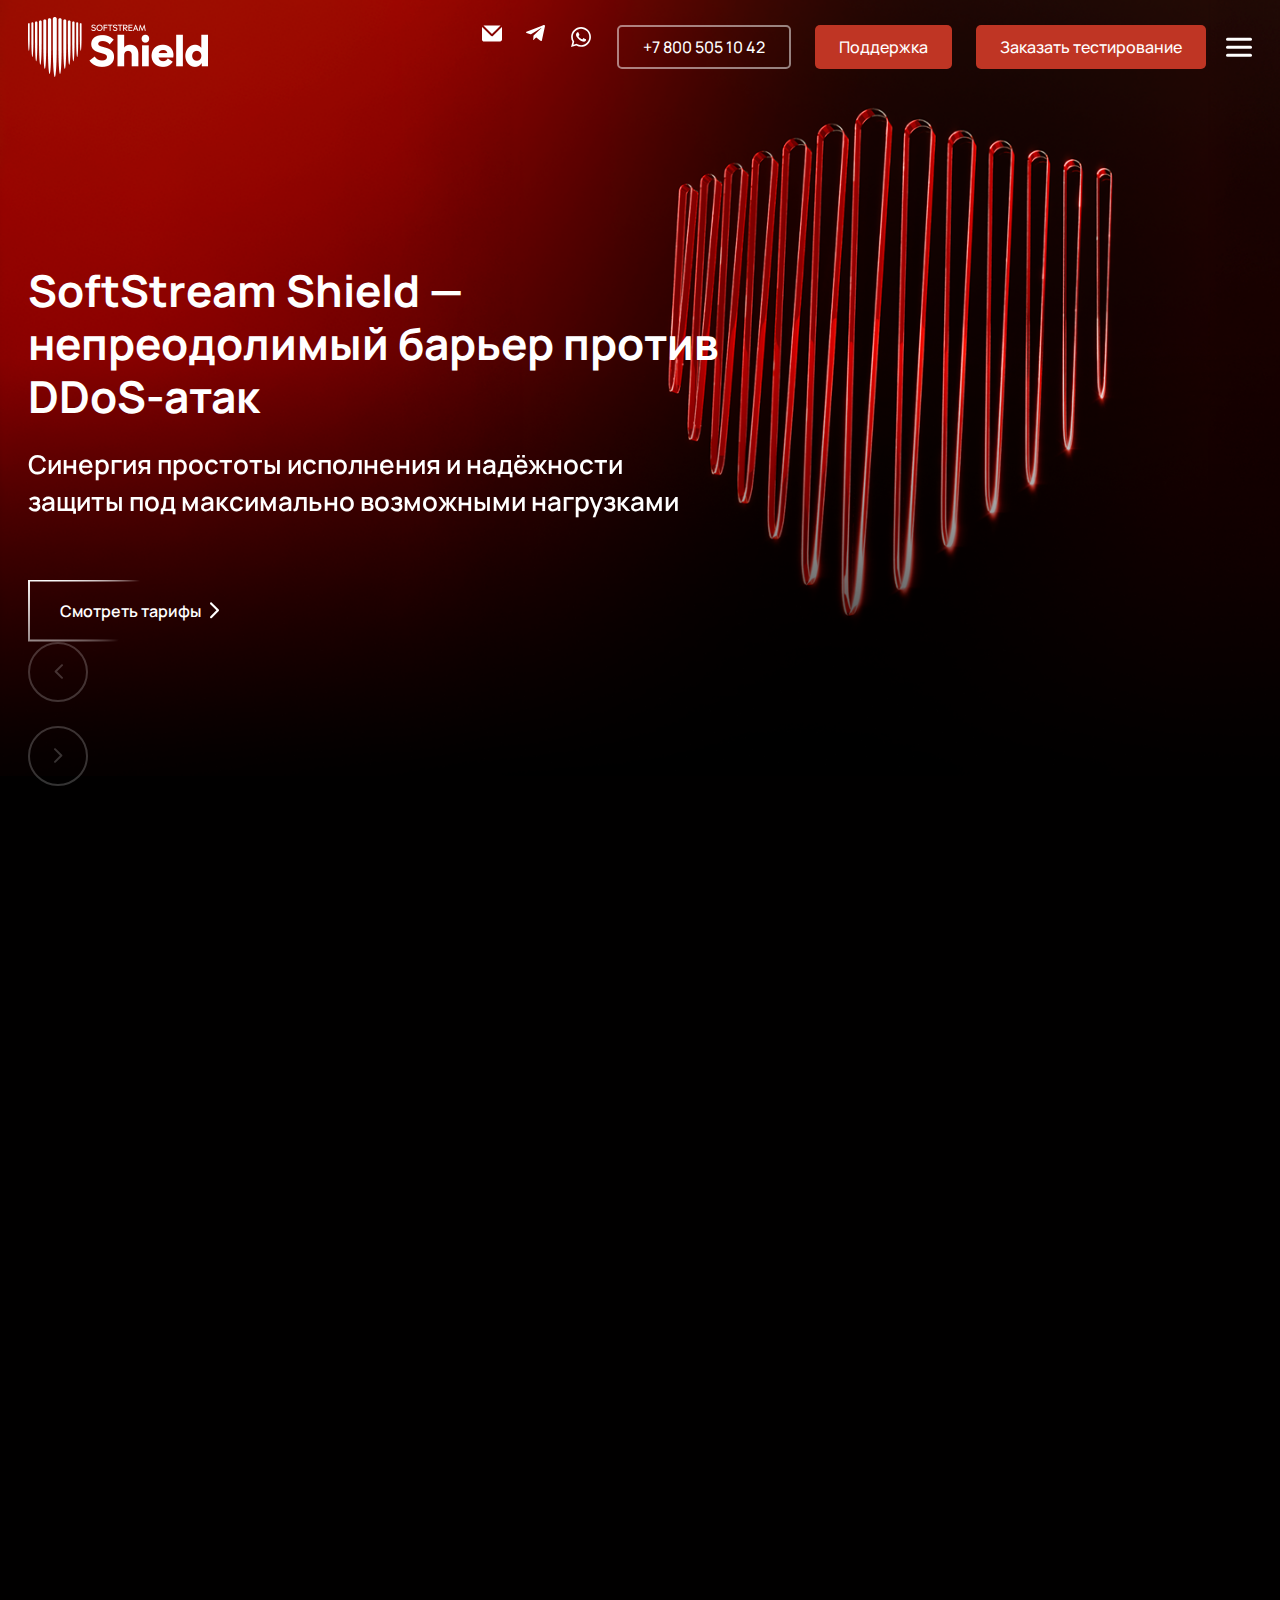
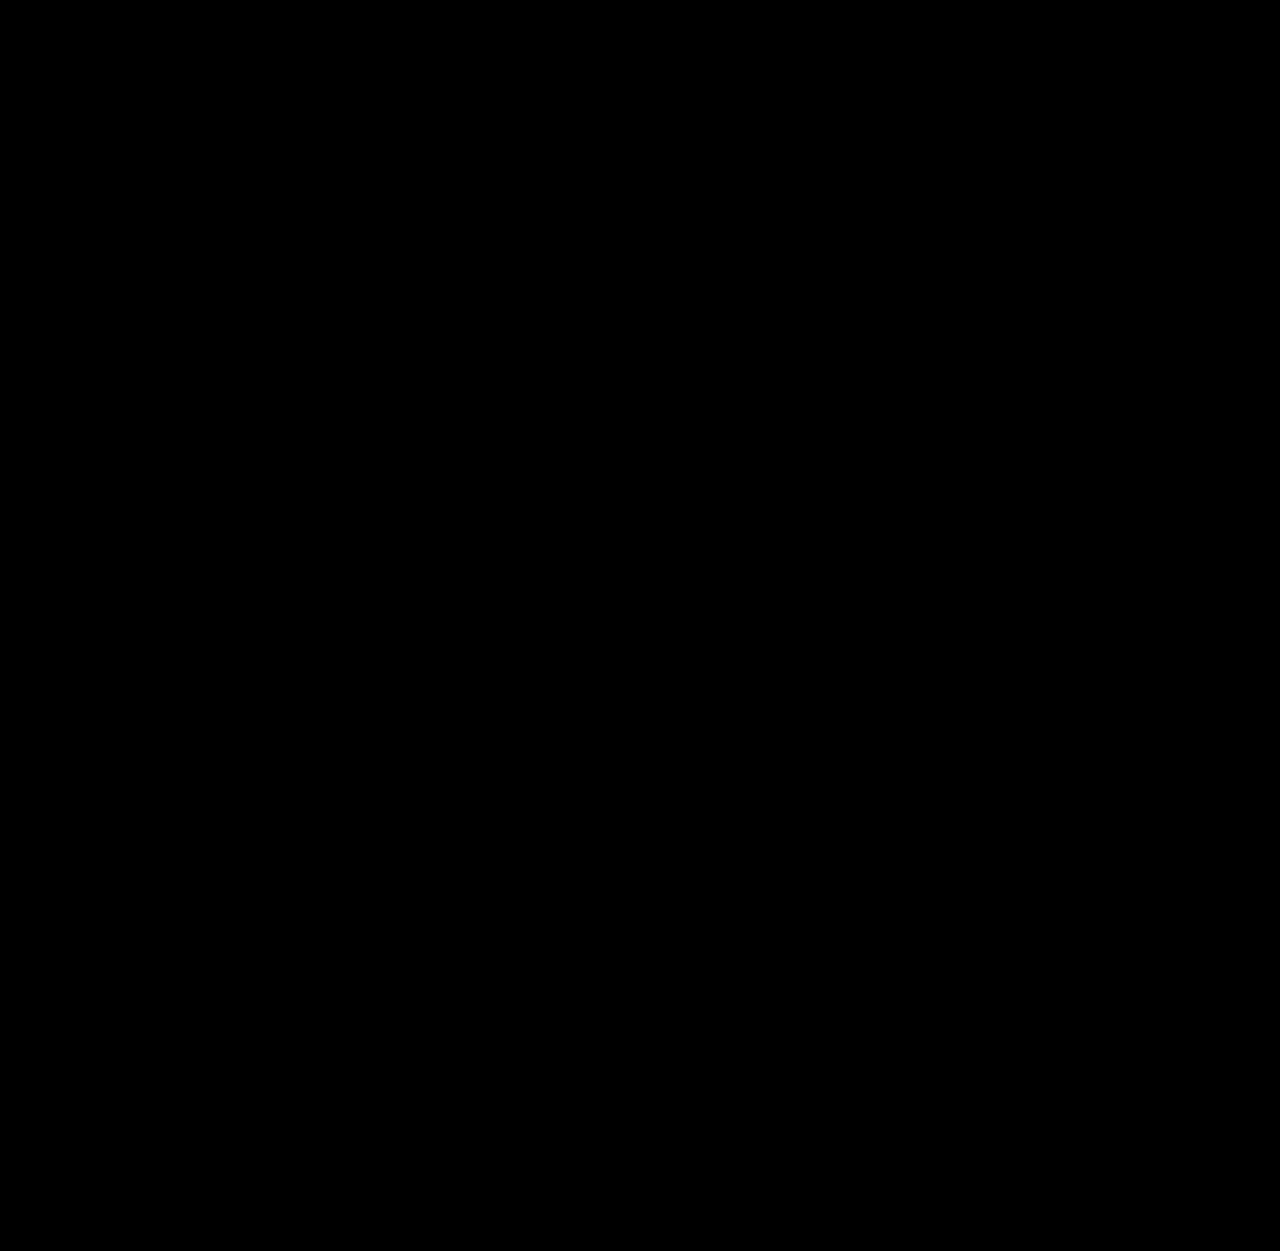
<file: index.html>
<!DOCTYPE html>
<html lang="ru">

<head>
	<meta charset="UTF-8">
	<meta name="viewport" content="width=device-width, initial-scale=1.0">
	<title>Главная</title>
	<link rel="stylesheet" href="css/style.css">
	<link rel="stylesheet" href="css/splide.min.css">
</head>

<body>
	<header id="header">
		<div class="container">
			<a href="index.html" class="logo">
				<img src="img/logo.png" alt="">
			</a>

			<a href="tel:+78005051042" class="tel-mobile">
				<img src="img/icons/phone.svg" alt="">
			</a>

			<nav class="nav">
				<div class="link">
					<span class="link-title">
						О продукте
						<img src="img/icons/arrow-down.svg" alt="">
					</span>
					<div class="link-list">
						<a href="soft-stream-shield.html">
							О SoftStream Shield
							<img src="img/icons/arrow-right-grey.svg" alt="">
						</a>
						<a href="recomendation.html">
							Кому нужен
							<img src="img/icons/arrow-right-grey.svg" alt="">
						</a>
						<a href="advantages.html">
							Преимущества
							<img src="img/icons/arrow-right-grey.svg" alt="">
						</a>
						<a href="functionality.html">
							Функциональность
							<img src="img/icons/arrow-right-grey.svg" alt="">
						</a>
						<a href="">
							Кейсы
							<img src="img/icons/arrow-right-grey.svg" alt="">
						</a>
						<a href="">
							SoftStream Shield VS альтернативные решения
							<img src="img/icons/arrow-right-grey.svg" alt="">
						</a>
					</div>
				</div>
				<div class="link">
					<span class="link-title">
						Тарифы
						<img src="img/icons/arrow-down.svg" alt="">
					</span>
					<div class="link-list">
						<a href="">
							Тарифы и спецификации
							<img src="img/icons/arrow-right-grey.svg" alt="">
						</a>
						<a href="">
							Условия приобретения
							<img src="img/icons/arrow-right-grey.svg" alt="">
						</a>
					</div>
				</div>
				<div class="link">
					<span class="link-title">
						База знаний
						<img src="img/icons/arrow-down.svg" alt="">
					</span>
					<div class="link-list">
						<a href="">
							Поиск по базе
							<img src="img/icons/arrow-right-grey.svg" alt="">
						</a>
						<a href="">
							FAQ Частые вопросы
							<img src="img/icons/arrow-right-grey.svg" alt="">
						</a>
					</div>
				</div>
				<div class="link">
					<span class="link-title">
						О SoftStream
						<img src="img/icons/arrow-down.svg" alt="">
					</span>
					<div class="link-list">
						<a href="soft-stream.html">
							О SoftStream
							<img src="img/icons/arrow-right-grey.svg" alt="">
						</a>
					</div>
				</div>
				<a href="" class="link">Контакты</a>
			</nav>

			<div class="buttons">
				<a href="mailto:shield@softstream.ru" class="social-link">
					<img src="img/icons/mail.svg" alt="">
				</a>
				<a href="https://t.me/+78005051042" target="_blank" class="social-link">
					<img src="img/icons/telegram.svg" alt="">
				</a>
				<a href="" target="_blank" class="social-link">
					<img src="img/icons/whatsapp.svg" alt="">
				</a>
				<div class="tel">+7 800 505 10 42</div>
				<button class="button">Поддержка</button>
				<button class="button modal-demo-trigger">Заказать тестирование</button>
			</div>

			<button class="mobile-menu-trigger">
				<span></span>
				<span></span>
				<span></span>
			</button>
		</div>
	</header>

	<section class="mobile-menu">
		<div class="container">
			<nav class="nav">
				<article class="accordeon">
					<div class="accordeon__trigger">
						<span class="accordeon__question">О продукте</span>
						<div class="accordeon__arrow">
							<img src="img/icons/arrow-down.svg" alt="">
						</div>
					</div>
					<div class="accordeon__answer">
						<a href="soft-stream-shield.html">О SoftStream Shield</a>
						<a href="recomendation.html">Кому нужен</a>
						<a href="advantages.html">Преимущества</a>
						<a href="functionality.html">Функциональность</a>
						<a href="">Кейсы</a>
						<a href="">SoftStream Shield VS альтернативные решения</a>
					</div>
				</article>
				<article class="accordeon">
					<div class="accordeon__trigger">
						<span class="accordeon__question">Тарифы</span>
						<div class="accordeon__arrow">
							<img src="img/icons/arrow-down.svg" alt="">
						</div>
					</div>
					<div class="accordeon__answer">
						<a href="">Тарифы и спецификации</a>
						<a href="">Условия приобретения</a>
					</div>
				</article>
				<article class="accordeon">
					<div class="accordeon__trigger">
						<span class="accordeon__question">База знаний</span>
						<div class="accordeon__arrow">
							<img src="img/icons/arrow-down.svg" alt="">
						</div>
					</div>
					<div class="accordeon__answer">
						<a href="">Поиск по базе</a>
						<a href="">FAQ Частые вопросы</a>
					</div>
				</article>
				<article class="accordeon">
					<div class="accordeon__trigger">
						<span class="accordeon__question">О SoftStream</span>
						<div class="accordeon__arrow">
							<img src="img/icons/arrow-down.svg" alt="">
						</div>
					</div>
					<div class="accordeon__answer">
						<a href="soft-stream.html">О SoftStream</a>
					</div>
				</article>
			</nav>

			<div class="social-links">
				<a href="mailto:shield@softstream.ru" class="social-link">
					<img src="img/icons/mail.svg" alt="">
				</a>
				<a href="https://t.me/+78005051042" target="_blank" class="social-link">
					<img src="img/icons/telegram.svg" alt="">
				</a>
				<a href="" target="_blank" class="social-link">
					<img src="img/icons/whatsapp.svg" alt="">
				</a>
			</div>

			<div class="buttons">
				<button class="button">Поддержка</button>
				<button class="button modal-demo-trigger">Заказать тестирование</button>
			</div>

		</div>
	</section>

	<main class="main-page">
		<section class="start">
			<div class="container">
				<div class="content">
					<div class="full-width">
						<h1 class="title">SoftStream Shield — непреодолимый барьер против DDoS-атак</h1>
						<section class="splide" id="start-splide">
							<div class="splide__track">
								<ul class="splide__list">
									<li class="splide__slide subtitle">
										Синергия простоты исполнения и надёжности защиты под максимально возможными нагрузками
									</li>
									<li class="splide__slide subtitle">
										Точечное усиление сетевой безопасности для банков, брокеров, телеком-операторов, провайдеров
										сетевых игр
									</li>
									<li class="splide__slide subtitle">
										Спроектирован для обеспечения устойчивой и непрерывной доступности банковских сервисов,
										API-интерфейсов
										и бизнес-приложений
									</li>
								</ul>
								<button class="see-tariff">
									Смотреть тарифы
									<img src="img/icons/arrow-right.svg" alt="">
								</button>
							</div>
							<div class="arrows">
								<button class="arrow prev" id="start-splide-prev">
									<img src="img/icons/slider-arrow-prev.svg" alt="">
								</button>
								<button class="arrow next" id="start-splide-next">
									<img src="img/icons/slider-arrow-next.svg" alt="">
								</button>
							</div>
						</section>
					</div>

					<button class="messages">
						<span>
							<img src="img/icons/messages.svg" alt="">
						</span>
					</button>
				</div>
			</div>
		</section>

		<section class="advantage">
			<div class="container">
				<div class="head">
					<h2 class="title">Уникальные достоинства комплекса</h2>
					<div class="arrows">
						<button class="arrow prev" id="advantage-splide-prev">
							<img src="img/icons/slider-arrow-prev.svg" alt="">
						</button>
						<button class="arrow next" id="advantage-splide-next">
							<img src="img/icons/slider-arrow-next.svg" alt="">
						</button>
					</div>
				</div>

				<section class="splide" id="advantage-splide">
					<div class="splide__track">
						<div class="splide__list">
							<article class="splide__slide card">
								<div class="card__icon">
									<img src="img/icons/lock.svg" alt="">
								</div>
								<div class="card__title">Конфиденциальность</div>
								<p class="card__text">
									Полная сохранность данных компании и ее пользователей
								</p>
							</article>
							<article class="splide__slide card">
								<div class="card__icon">
									<img src="img/icons/purse.svg" alt="">
								</div>
								<div class="card__title">Удобная ценовая модель</div>
								<p class="card__text">
									Два варианта поставки с подпиской на обновления от 1 до 5 лет
								</p>
								<button class="card__see-tariff">Смотреть тарифы</button>
							</article>
							<article class="splide__slide card">
								<div class="card__icon">
									<img src="img/icons/rocket.svg" alt="">
								</div>
								<div class="card__title">Минимальная задержка трафика 6 мкс</div>
								<p class="card__text">
									Пропускная способность
									<span class="card__speed">до 200ГБ/сек</span>
								</p>
							</article>
							<article class="splide__slide card">
								<div class="card__icon">
									<img src="img/icons/ddos.svg" alt="">
								</div>
								<div class="card__title">Эффективность и специфичность</div>
								<p class="card__text">
									Высокоэффективный и узконаправленный против <br> DDOS-Атак Комплекс
								</p>
								<a href="article.html" class="card__see-tariff">Подробнее</a>
							</article>
							<article class="splide__slide card">
								<div class="card__icon">
									<img src="img/icons/shield.svg" alt="">
								</div>
								<div class="card__title">Выделенное администрирование от разработчиков</div>
								<p class="card__text">
									Администрирование силами вендора без привлечения ваших специалистов
								</p>
							</article>
							<article class="splide__slide card">
								<div class="card__icon">
									<img src="img/icons/server.svg" alt="">
								</div>
								<div class="card__title">Автономность</div>
								<p class="card__text">
									Функционирует без отсылки на технические серверы вендора
								</p>
								<a href="article.html" class="card__see-tariff">Подробнее</a>
							</article>
						</div>
					</div>
				</section>
			</div>
		</section>

		<section class="section-demo">
			<div class="container">
				<div class="content">
					<h2 class="title">Демо режим</h2>
					<div class="image mobile">
						<picture>
							<source srcset="/img/demo-servers-big.png" media="(width > 700px)">
							<img src="img/demo-servers-small.png" alt="" loading="lazy">
						</picture>
					</div>
					<h3 class="subtitle">Протестируйте SoftStream Shield в реальных условиях вашей ИТ-инфраструктуры</h3>
					<button class="modal-demo-trigger">Начать тестирование</button>
				</div>

				<div class="image desktop">
					<img src="img/demo-servers-big.png" alt="" loading="lazy">
				</div>
			</div>
		</section>
	</main>

	<footer id="footer">
		<div class="container">
			<div class="left">
				<div>
					<div class="logo">
						<img src="img/logo.png" alt="" loading="lazy">
					</div>
					<div class="info">
						<span>+7 800 505 10 42</span>
						<span>shield@softstream.ru</span>
					</div>
					<div class="social-links">
						<a href="mailto:shield@softstream.ru" class="social-link">
							<img src="img/icons/mail.svg" alt="">
						</a>
						<a href="https://t.me/+78005051042" target="_blank" class="social-link">
							<img src="img/icons/telegram.svg" alt="">
						</a>
						<a href="" target="_blank" class="social-link">
							<img src="img/icons/whatsapp.svg" alt="">
						</a>
					</div>
				</div>
				<p class="postscript desktop">
					2025 @ Все права защищены. SoftStream Shield и SOFTSTREAM - зарегистрированные торговые наименования
				</p>
			</div>

			<div class="row">
				<ul class="list">
					<a href="soft-stream.html" class="list-title">О продукте</a>
					<li class="list-item">
						<a href="soft-stream-shield.html">О SoftStream Shield</a>
					</li>
					<li class="list-item">
						<a href="recomendation.html">Кому нужен</a>
					</li>
					<li class="list-item">
						<a href="advantages.html">Преимущества</a>
					</li>
					<li class="list-item">
						<a href="functionality.html">Функциональность</a>
					</li>
					<li class="list-item">
						<a href="">Кейсы</a>
					</li>
					<li class="list-item">
						<a href="">SoftStream Shield VS альтернативные решения</a>
					</li>
				</ul>

				<ul class="list">
					<a href="" class="list-title">Тарифы</a>
					<li class="list-item">
						<a href="">Тарифы и спецификации</a>
					</li>
					<li class="list-item">
						<a href="">Условия приобретения</a>
					</li>
				</ul>

				<ul class="list">
					<a href="" class="list-title">База знаний</a>
					<li class="list-item">
						<a href="">FAQ Частые вопросы</a>
					</li>
					<li class="list-item">
						<a href="">Поиск по базе</a>
					</li>
				</ul>

				<ul class="list">
					<a href="soft-stream.html" class="list-title">О SoftStream</a>
					<a href="" class="list-title">Контакты</a>
				</ul>
			</div>

			<p class="postscript mobile">
				2025 @ Все права защищены. SoftStream Shield и SOFTSTREAM - зарегистрированные торговые наименования
			</p>
		</div>

		<div class="container">
			<div class="map">
				<iframe
					src="https://yandex.ru/map-widget/v1/?um=constructor%3A9ba31b8632d0b22326672e8ed435a01ddcbd9fdb3490be900eb497a147d3ce19&amp;source=constructor"></iframe>
			</div>
		</div>
	</footer>

	<section class="modal" id="modal-demo">
		<div class="modal__body">
			<div class="modal__content">
				<div class="modal__head">
					<h3 class="title">Готовы заказать <br> демо-образец?</h3>
					<button class="modal__close">
						<img src="img/icons/close.svg" alt="">
					</button>
				</div>

				<p class="text">
					Оставьте ваши координаты и мы перезвоним вам и договоримся о времени презентации
				</p>

				<form action="#" autocomplete="off" class="form">
					<input type="text" placeholder="Имя Фамилия" required>
					<input type="tel" inputmode="tel" placeholder="Телефон" required>
					<input type="text" placeholder="Название организации" required>
					<input type="email" inputmode="email" placeholder="Е-мэйл" required>
					<button class="submit modal-submit-trigger">Отправить</button>
				</form>
			</div>
		</div>
	</section>

	<section class="modal" id="modal-submit">
		<div class="modal__body">
			<div class="modal__content">
				<div class="modal__head">
					<img class="logo" src="img/logo.png" alt="">
					<button class="modal__close">
						<img src="img/icons/close.svg" alt="">
					</button>
				</div>

				<h3 class="title">Ваши контактные <br> данные отправлены </h3>

				<div class="text">
					<p>
						Мы свяжемся с вами в ближайшее время, чтобы уточнить детали получения демо-образца.
					</p>
					<p>
						Он будет доступен вам после презентации на срок до 14 дней для оценки возможностей комплекса SoftStream
						Shield
					</p>
				</div>

				<button class="close">Закрыть</button>
			</div>
		</div>
	</section>

	<script src="js/splide/splide.min.js"></script>

	<script src="js/header.js"></script>
	<script src="js/modal.js"></script>
	<script src="js/accordeons.js"></script>
	<script src="js/sliders.js"></script>
</body>

</html>
</file>
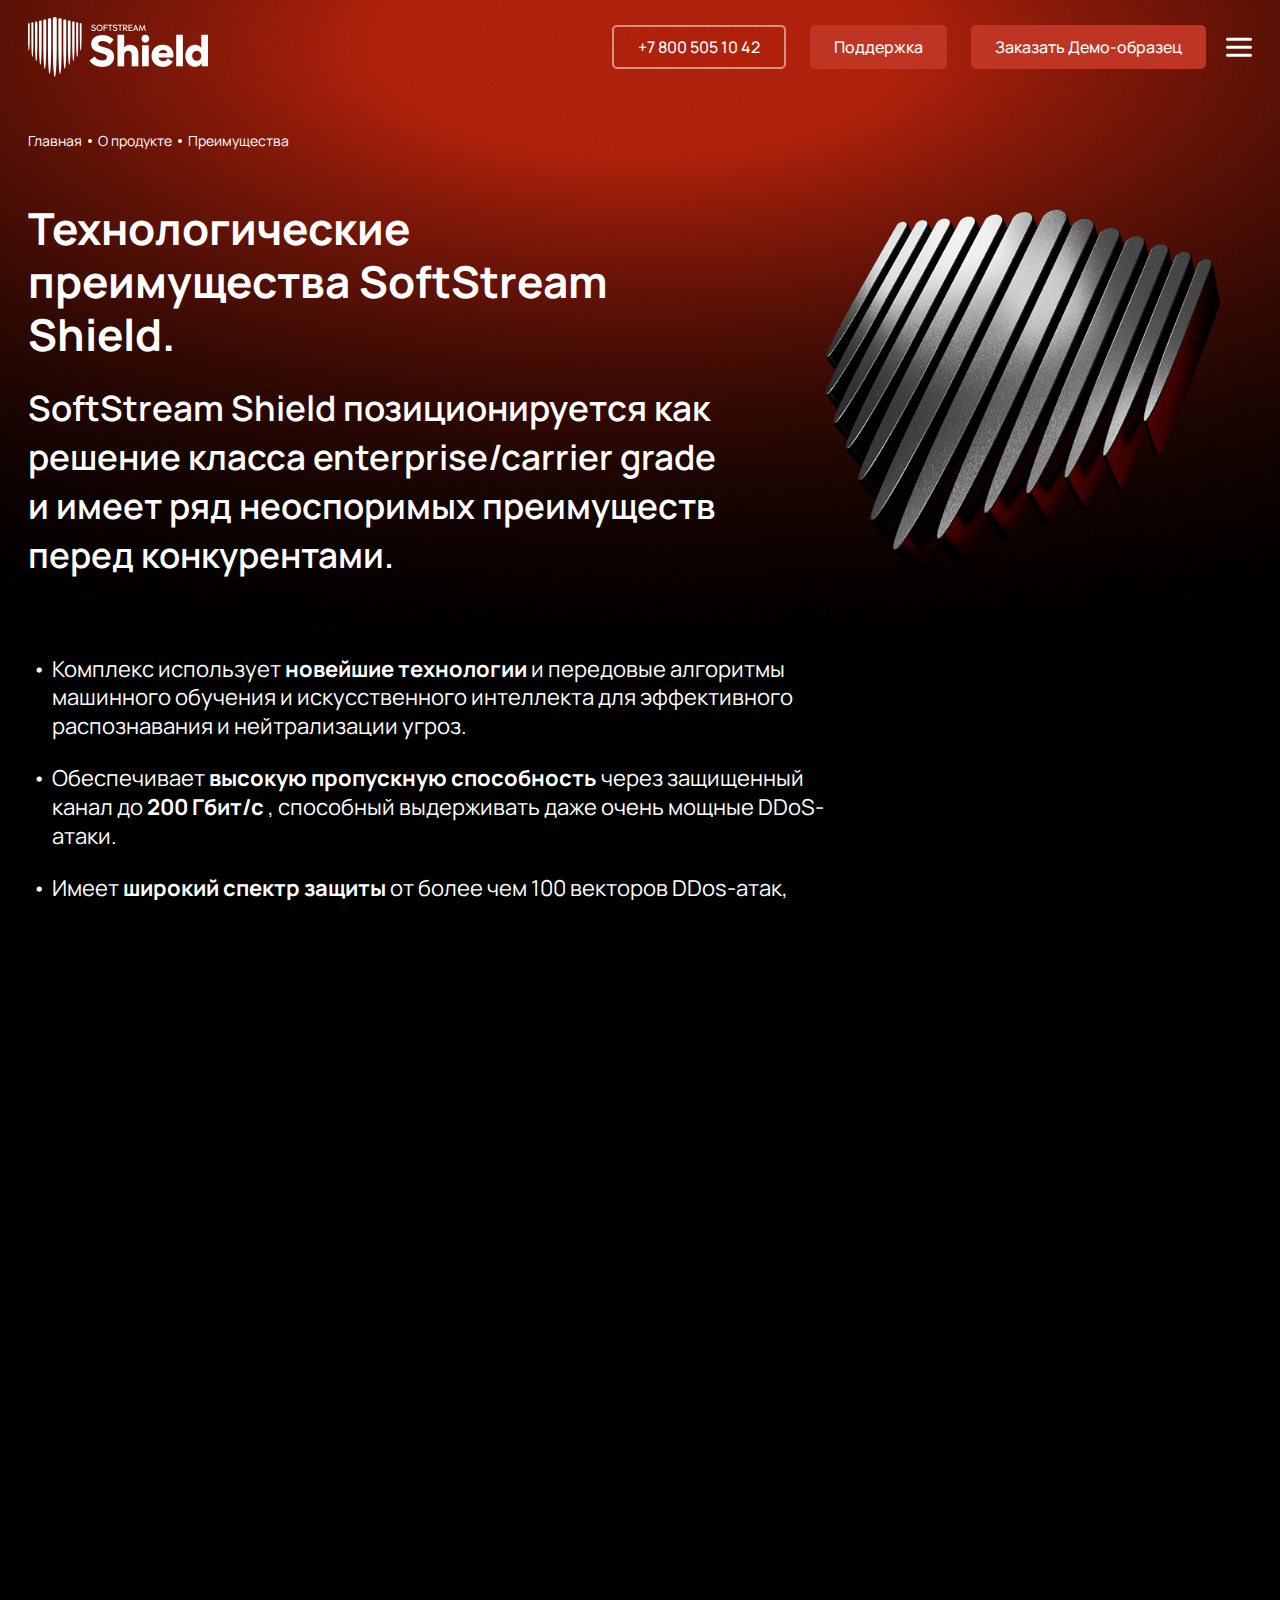
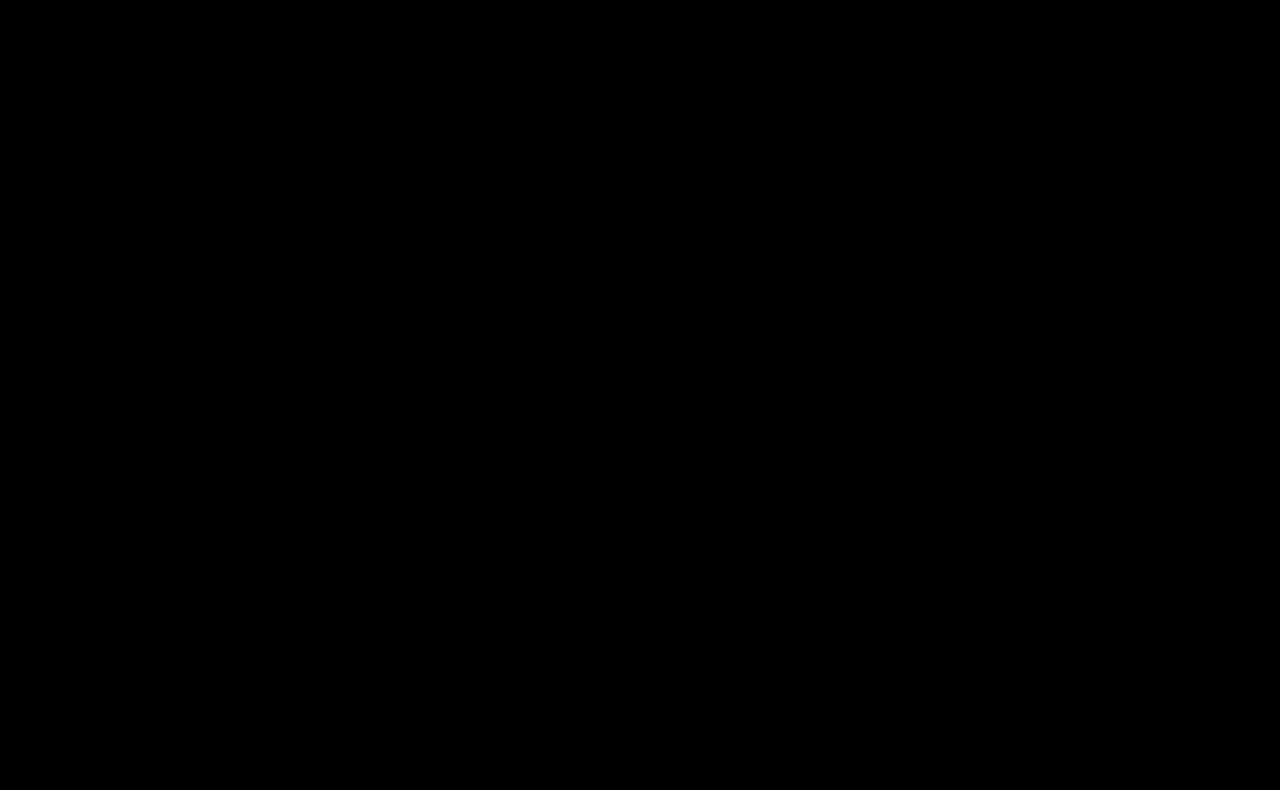
<file: advantages.html>
<!DOCTYPE html>
<html lang="ru">

<head>
	<meta charset="UTF-8">
	<meta name="viewport" content="width=device-width, initial-scale=1.0">
	<title>Преимущества</title>
	<link rel="stylesheet" href="css/style.css">
	<link rel="stylesheet" href="css/splide.min.css">
</head>

<body class="advantages-page">
	<header id="header">
		<div class="container">
			<a href="index.html" class="logo">
				<img src="img/logo.png" alt="">
			</a>

			<a href="tel:" class="tel-mobile">
				<img src="img/icons/phone.svg" alt="">
			</a>

			<nav class="nav">
				<div class="link">
					<span class="link-title">
						О продукте
						<img src="img/icons/arrow-down.svg" alt="">
					</span>
					<div class="link-list">
						<a href="soft-stream-shield.html">
							О SoftStream Shield
							<img src="img/icons/arrow-right-grey.svg" alt="">
						</a>
						<a href="recomendation.html">
							Кому нужен
							<img src="img/icons/arrow-right-grey.svg" alt="">
						</a>
						<a href="advantages.html">
							Преимущества
							<img src="img/icons/arrow-right-grey.svg" alt="">
						</a>
						<a href="functionality.html">
							Функциональность
							<img src="img/icons/arrow-right-grey.svg" alt="">
						</a>
						<a href="">
							Кейсы
							<img src="img/icons/arrow-right-grey.svg" alt="">
						</a>
						<a href="">
							SoftStream Shield VS альтернативные решения
							<img src="img/icons/arrow-right-grey.svg" alt="">
						</a>
					</div>
				</div>
				<div class="link">
					<span class="link-title">
						Тарифы
						<img src="img/icons/arrow-down.svg" alt="">
					</span>
					<div class="link-list">
						<a href="">
							Тарифы и спецификации
							<img src="img/icons/arrow-right-grey.svg" alt="">
						</a>
						<a href="">
							Условия приобретения
							<img src="img/icons/arrow-right-grey.svg" alt="">
						</a>
					</div>
				</div>
				<div class="link">
					<span class="link-title">
						База знаний
						<img src="img/icons/arrow-down.svg" alt="">
					</span>
					<div class="link-list">
						<a href="">
							Поиск по базе
							<img src="img/icons/arrow-right-grey.svg" alt="">
						</a>
						<a href="">
							FAQ Частые вопросы
							<img src="img/icons/arrow-right-grey.svg" alt="">
						</a>
					</div>
				</div>
				<div class="link">
					<span class="link-title">
						О SoftStream
						<img src="img/icons/arrow-down.svg" alt="">
					</span>
					<div class="link-list">
						<a href="soft-stream.html">
							О SoftStream
							<img src="img/icons/arrow-right-grey.svg" alt="">
						</a>
					</div>
				</div>
			</nav>

			<div class="buttons">
				<div class="tel">+7 800 505 10 42</div>
				<button class="button">Поддержка</button>
				<button class="button">Заказать Демо-образец</button>
			</div>

			<button class="mobile-menu-trigger">
				<span></span>
				<span></span>
				<span></span>
			</button>
		</div>
	</header>

	<section class="mobile-menu">
		<div class="container">
			<nav class="nav">
				<article class="accordeon">
					<div class="accordeon__trigger">
						<span class="accordeon__question">О продукте</span>
						<div class="accordeon__arrow">
							<img src="img/icons/arrow-down.svg" alt="">
						</div>
					</div>
					<div class="accordeon__answer">
						<a href="soft-stream-shield.html">О SoftStream Shield</a>
						<a href="recomendation.html">Кому нужен</a>
						<a href="advantages.html">Преимущества</a>
						<a href="functionality.html">Функциональность</a>
						<a href="">Кейсы</a>
						<a href="">SoftStream Shield VS альтернативные решения</a>
					</div>
				</article>
				<article class="accordeon">
					<div class="accordeon__trigger">
						<span class="accordeon__question">Тарифы</span>
						<div class="accordeon__arrow">
							<img src="img/icons/arrow-down.svg" alt="">
						</div>
					</div>
					<div class="accordeon__answer">
						<a href="">Тарифы и спецификации</a>
						<a href="">Условия приобретения</a>
					</div>
				</article>
				<article class="accordeon">
					<div class="accordeon__trigger">
						<span class="accordeon__question">База знаний</span>
						<div class="accordeon__arrow">
							<img src="img/icons/arrow-down.svg" alt="">
						</div>
					</div>
					<div class="accordeon__answer">
						<a href="">Поиск по базе</a>
						<a href="">FAQ Частые вопросы</a>
					</div>
				</article>
				<article class="accordeon">
					<div class="accordeon__trigger">
						<span class="accordeon__question">О SoftStream</span>
						<div class="accordeon__arrow">
							<img src="img/icons/arrow-down.svg" alt="">
						</div>
					</div>
					<div class="accordeon__answer">
						<a href="soft-stream.html">О SoftStream</a>
					</div>
				</article>
			</nav>

			<div class="buttons">
				<button class="button">Поддержка</button>
				<button class="button">Заказать Демо-образец</button>
			</div>
		</div>
	</section>

	<main>
		<section class="breadcrumbs">
			<div class="container">
				<a href="index.html" class="breadcrumbs__link">Главная</a>
				<span class="breadcrumbs__point"></span>
				<a href="soft-stream-shield.html" class="breadcrumbs__link">О продукте</a>
				<span class="breadcrumbs__point"></span>
				<a href="advantages.html" class="breadcrumbs__link">Преимущества</a>
			</div>
		</section>

		<section class="section-start">
			<div class="container">
				<div class="content">
					<h1 class="title">
						Технологические преимущества SoftStream Shield.
					</h1>
					<h2 class="subtitle">
						SoftStream Shield позиционируется как решение класса enterprise/carrier grade и имеет ряд неоспоримых
						преимуществ перед конкурентами.
					</h2>
				</div>
				<div class="image">
					<img src="img/shield-3d.png" alt="" loading="lazy">
				</div>
			</div>
		</section>

		<section class="lists">
			<div class="container">
				<ul class="component_list">
					<li class="component_list__item">
						Комплекс использует <b>новейшие технологии</b> и передовые алгоритмы машинного обучения и искусственного
						интеллекта для эффективного распознавания и нейтрализации угроз.
					</li>
					<li class="component_list__item">
						Обеспечивает <b>высокую пропускную способность</b> через защищенный канал до <b>200 Гбит/с</b> , способный
						выдерживать даже очень мощные DDoS-атаки.
					</li>
					<li class="component_list__item">
						Имеет <b>широкий спектр защиты</b> от более чем 100 векторов DDos-атак, включая ботнет-атаки.
					</li>
					<li class="component_list__item">
						SoftStream Shield <b>функционирует автономно</b>, не оказывая нагрузку на ИТ-структуру организации и
						<b>не требуя дополнительных ресурсов.</b>
					</li>
					<li class="component_list__item">
						Задержка прохождения трафика <b>минимальна</b>. Она <b>не превышает 80 микросекунд</b>, что гарантирует
						высокую производительность.
					</li>
					<li class="component_list__item">
						Анализ пакетов выполняется внутри комплекса, что
						<b>исключает дополнительные этапы отправки траффика на мощности провайдера Anti-DDoS</b>, повышая
						устойчивость системы и конфиденциальность корпоративных данных.
					</li>
				</ul>

				<a href="functionality.html" class="button">Подробнее о функциональности</a>
			</div>
		</section>

		<section class="section-demo">
			<div class="container">
				<div class="content">
					<div class="image mobile">
						<picture>
							<source srcset="/img/demo-servers-big.png" media="(width > 700px)">
							<img src="img/demo-servers-small.png" alt="" loading="lazy">
						</picture>
					</div>
					<h3 class="subtitle">
						Получите индивидуальную консультацию вместе с демонстрационным периодом до 14 дней
					</h3>
					<button class="button">Заказать Демо-образец</button>
				</div>

				<div class="image desktop">
					<img src="img/demo-servers-big.png" alt="" loading="lazy">
				</div>
			</div>
		</section>
	</main>

	<footer id="footer">
		<div class="container">
			<div class="left">
				<div>
					<div class="logo">
						<img src="img/logo.png" alt="" loading="lazy">
					</div>
					<div class="info">
						<span>+7 800 505 10 42</span>
						<span>shield@softstream.ru</span>
					</div>
				</div>
				<p class="postscript desktop">
					2025 @ Все права защищены. SoftStream Shield и SOFTSTREAM - зарегистрированные торговые наименования
				</p>
			</div>

			<div class="row">
				<ul class="list">
					<a href="soft-stream.html" class="list-title">О продукте</a>
					<li class="list-item">
						<a href="soft-stream-shield.html">О SoftStream Shield</a>
					</li>
					<li class="list-item">
						<a href="recomendation.html">Кому нужен</a>
					</li>
					<li class="list-item">
						<a href="advantages.html">Преимущества</a>
					</li>
					<li class="list-item">
						<a href="functionality.html">Функциональность</a>
					</li>
					<li class="list-item">
						<a href="">Кейсы</a>
					</li>
					<li class="list-item">
						<a href="">SoftStream Shield VS альтернативные решения</a>
					</li>
				</ul>

				<ul class="list">
					<a href="" class="list-title">Тарифы</a>
					<li class="list-item">
						<a href="">Тарифы и спецификации</a>
					</li>
					<li class="list-item">
						<a href="">Условия приобретения</a>
					</li>
				</ul>

				<ul class="list">
					<a href="" class="list-title">База знаний</a>
					<li class="list-item">
						<a href="">FAQ Частые вопросы</a>
					</li>
					<li class="list-item">
						<a href="">Поиск по базе</a>
					</li>
				</ul>

				<ul class="list">
					<a href="soft-stream.html" class="list-title">О SoftStream</a>
				</ul>
			</div>

			<p class="postscript mobile">
				2025 @ Все права защищены. SoftStream Shield и SOFTSTREAM - зарегистрированные торговые наименования
			</p>
		</div>
	</footer>
	<script src="js/header.js"></script>
	<script src="js/accordeons.js"></script>
</body>

</html>
</file>
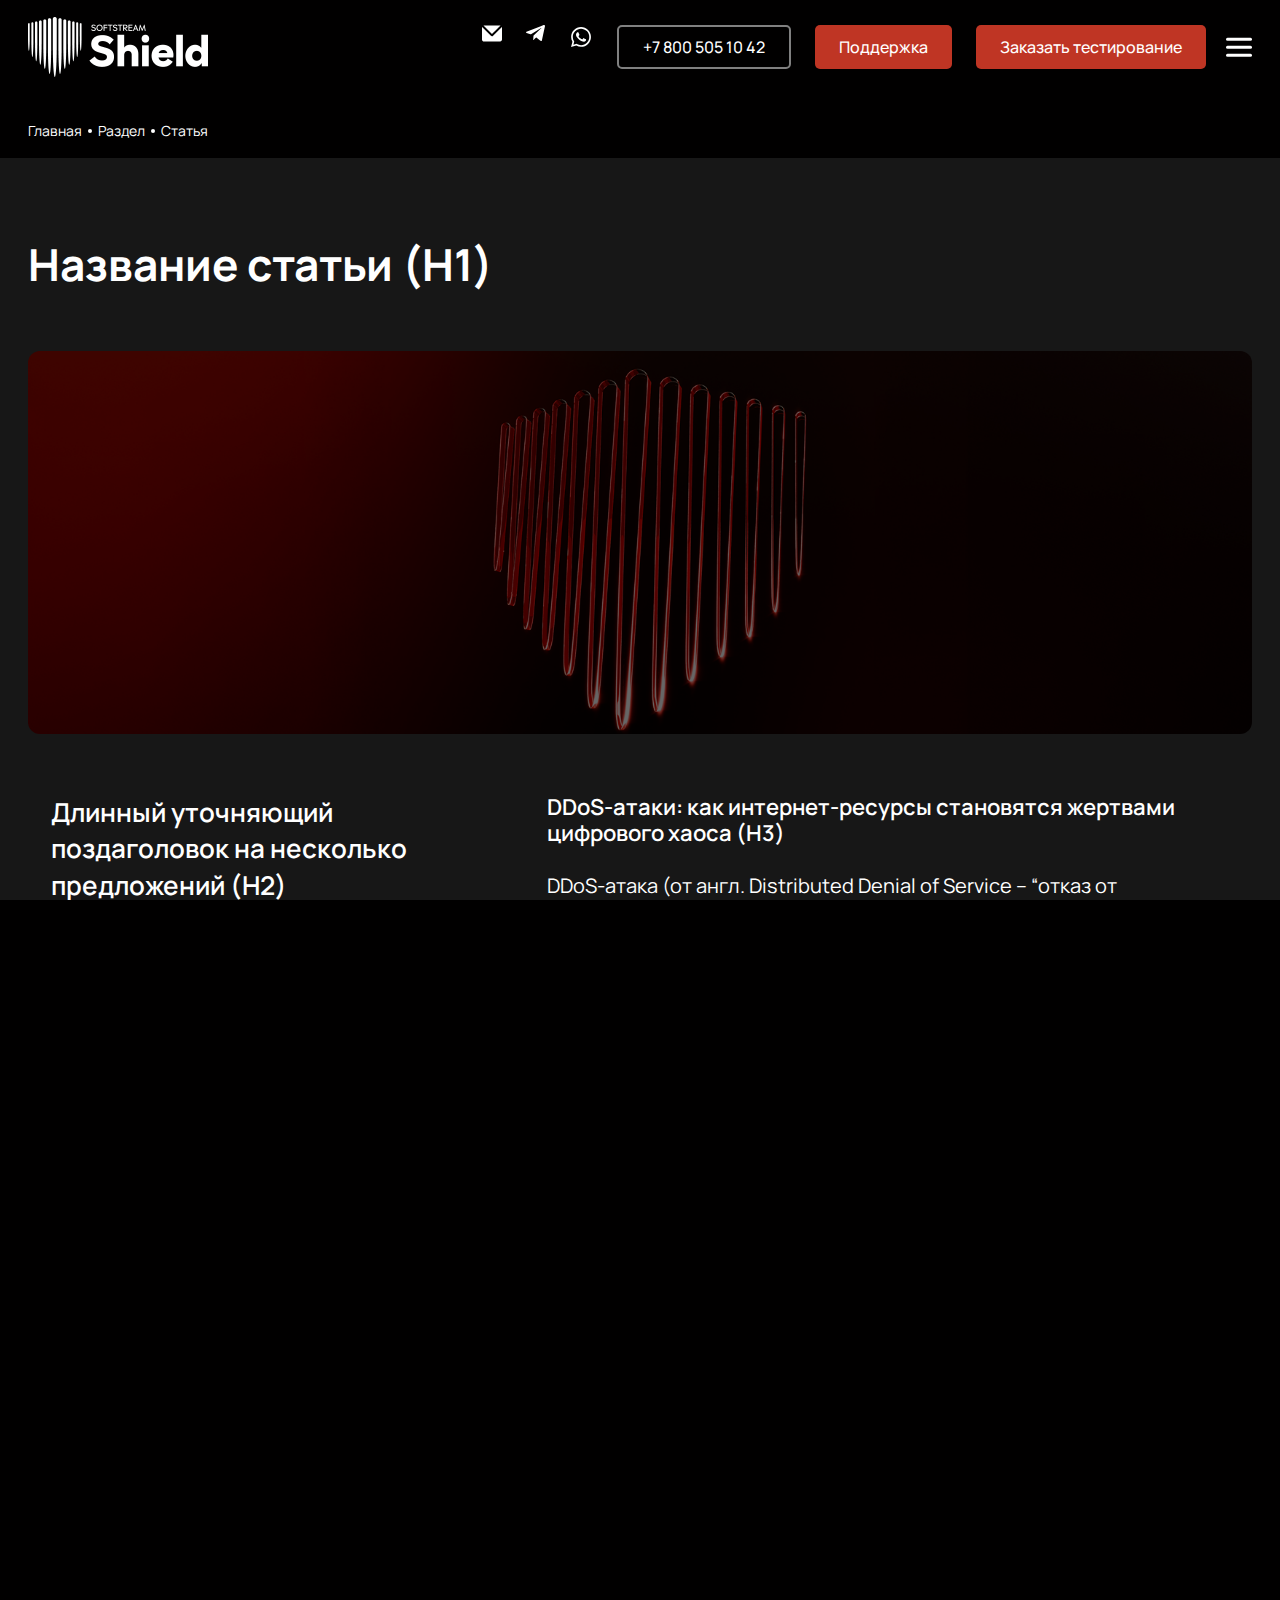
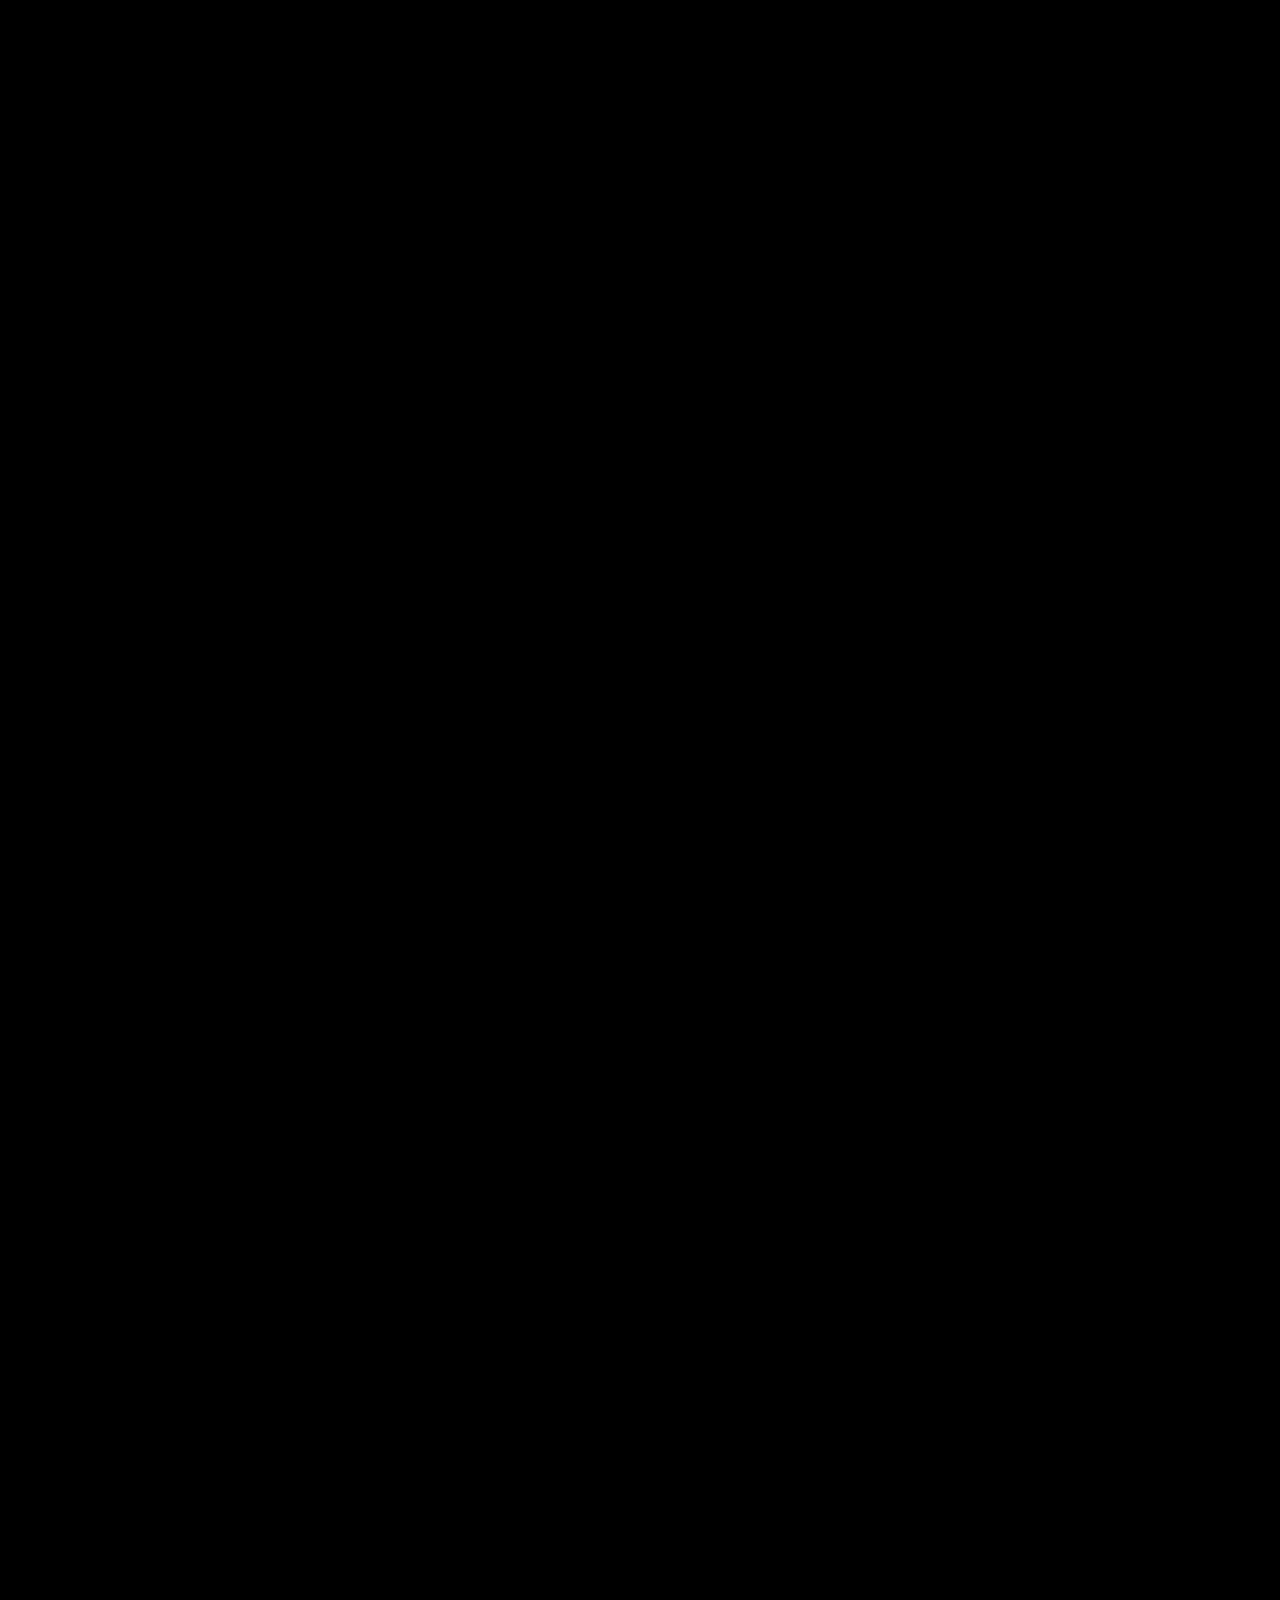
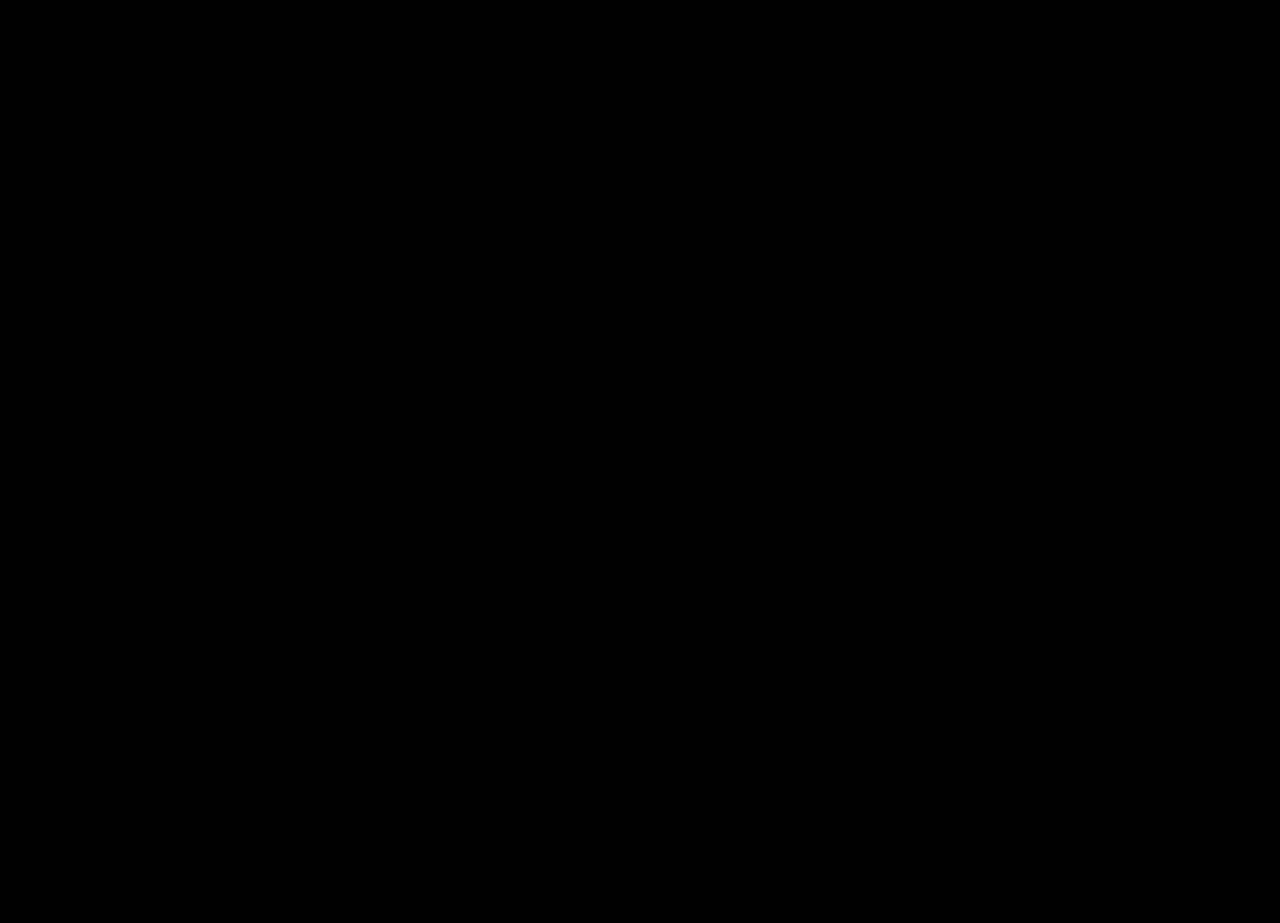
<file: article.html>
<!DOCTYPE html>
<html lang="ru">

<head>
	<meta charset="UTF-8">
	<meta name="viewport" content="width=device-width, initial-scale=1.0">
	<title>Статья</title>
	<link rel="stylesheet" href="css/style.css">
	<link rel="stylesheet" href="css/splide.min.css">
</head>

<body class="article-page">
	<header id="header">
		<div class="container">
			<a href="index.html" class="logo">
				<img src="img/logo.png" alt="">
			</a>

			<a href="tel:+78005051042" class="tel-mobile">
				<img src="img/icons/phone.svg" alt="">
			</a>

			<nav class="nav">
				<div class="link">
					<span class="link-title">
						О продукте
						<img src="img/icons/arrow-down.svg" alt="">
					</span>
					<div class="link-list">
						<a href="soft-stream-shield.html">
							О SoftStream Shield
							<img src="img/icons/arrow-right-grey.svg" alt="">
						</a>
						<a href="recomendation.html">
							Кому нужен
							<img src="img/icons/arrow-right-grey.svg" alt="">
						</a>
						<a href="advantages.html">
							Преимущества
							<img src="img/icons/arrow-right-grey.svg" alt="">
						</a>
						<a href="functionality.html">
							Функциональность
							<img src="img/icons/arrow-right-grey.svg" alt="">
						</a>
						<a href="">
							Кейсы
							<img src="img/icons/arrow-right-grey.svg" alt="">
						</a>
						<a href="">
							SoftStream Shield VS альтернативные решения
							<img src="img/icons/arrow-right-grey.svg" alt="">
						</a>
					</div>
				</div>
				<div class="link">
					<span class="link-title">
						Тарифы
						<img src="img/icons/arrow-down.svg" alt="">
					</span>
					<div class="link-list">
						<a href="">
							Тарифы и спецификации
							<img src="img/icons/arrow-right-grey.svg" alt="">
						</a>
						<a href="">
							Условия приобретения
							<img src="img/icons/arrow-right-grey.svg" alt="">
						</a>
					</div>
				</div>
				<div class="link">
					<span class="link-title">
						База знаний
						<img src="img/icons/arrow-down.svg" alt="">
					</span>
					<div class="link-list">
						<a href="">
							Поиск по базе
							<img src="img/icons/arrow-right-grey.svg" alt="">
						</a>
						<a href="">
							FAQ Частые вопросы
							<img src="img/icons/arrow-right-grey.svg" alt="">
						</a>
					</div>
				</div>
				<div class="link">
					<span class="link-title">
						О SoftStream
						<img src="img/icons/arrow-down.svg" alt="">
					</span>
					<div class="link-list">
						<a href="soft-stream.html">
							О SoftStream
							<img src="img/icons/arrow-right-grey.svg" alt="">
						</a>
					</div>
				</div>
				<a href="" class="link">Контакты</a>
			</nav>

			<div class="buttons">
				<a href="mailto:shield@softstream.ru" class="social-link">
					<img src="img/icons/mail.svg" alt="">
				</a>
				<a href="https://t.me/+78005051042" target="_blank" class="social-link">
					<img src="img/icons/telegram.svg" alt="">
				</a>
				<a href="" target="_blank" class="social-link">
					<img src="img/icons/whatsapp.svg" alt="">
				</a>
				<div class="tel">+7 800 505 10 42</div>
				<button class="button">Поддержка</button>
				<button class="button modal-demo-trigger">Заказать тестирование</button>
			</div>

			<button class="mobile-menu-trigger">
				<span></span>
				<span></span>
				<span></span>
			</button>
		</div>
	</header>

	<section class="mobile-menu">
		<div class="container">
			<nav class="nav">
				<article class="accordeon">
					<div class="accordeon__trigger">
						<span class="accordeon__question">О продукте</span>
						<div class="accordeon__arrow">
							<img src="img/icons/arrow-down.svg" alt="">
						</div>
					</div>
					<div class="accordeon__answer">
						<a href="soft-stream-shield.html">О SoftStream Shield</a>
						<a href="recomendation.html">Кому нужен</a>
						<a href="advantages.html">Преимущества</a>
						<a href="functionality.html">Функциональность</a>
						<a href="">Кейсы</a>
						<a href="">SoftStream Shield VS альтернативные решения</a>
					</div>
				</article>
				<article class="accordeon">
					<div class="accordeon__trigger">
						<span class="accordeon__question">Тарифы</span>
						<div class="accordeon__arrow">
							<img src="img/icons/arrow-down.svg" alt="">
						</div>
					</div>
					<div class="accordeon__answer">
						<a href="">Тарифы и спецификации</a>
						<a href="">Условия приобретения</a>
					</div>
				</article>
				<article class="accordeon">
					<div class="accordeon__trigger">
						<span class="accordeon__question">База знаний</span>
						<div class="accordeon__arrow">
							<img src="img/icons/arrow-down.svg" alt="">
						</div>
					</div>
					<div class="accordeon__answer">
						<a href="">Поиск по базе</a>
						<a href="">FAQ Частые вопросы</a>
					</div>
				</article>
				<article class="accordeon">
					<div class="accordeon__trigger">
						<span class="accordeon__question">О SoftStream</span>
						<div class="accordeon__arrow">
							<img src="img/icons/arrow-down.svg" alt="">
						</div>
					</div>
					<div class="accordeon__answer">
						<a href="soft-stream.html">О SoftStream</a>
					</div>
				</article>
			</nav>

			<div class="social-links">
				<a href="mailto:shield@softstream.ru" class="social-link">
					<img src="img/icons/mail.svg" alt="">
				</a>
				<a href="https://t.me/+78005051042" target="_blank" class="social-link">
					<img src="img/icons/telegram.svg" alt="">
				</a>
				<a href="" target="_blank" class="social-link">
					<img src="img/icons/whatsapp.svg" alt="">
				</a>
			</div>

			<div class="buttons">
				<button class="button">Поддержка</button>
				<button class="button modal-demo-trigger">Заказать тестирование</button>
			</div>

		</div>
	</section>

	<main>
		<section class="breadcrumbs">
			<div class="container">
				<a href="index.html" class="breadcrumbs__link">Главная</a>
				<span class="breadcrumbs__point"></span>
				<a href="" class="breadcrumbs__link">Раздел</a>
				<span class="breadcrumbs__point"></span>
				<a href="" class="breadcrumbs__link">Статья</a>
			</div>
		</section>

		<section class="info">
			<div class="container">
				<h1 class="title">Название статьи (H1)</h1>

				<div class="image-1">
					<picture>
						<source srcset="img/article-1-big.png" media="(width >= 768px)">
						<img src="img/article-1-small.png" alt="" loading="lazy">
					</picture>
				</div>

				<div class="flex space">
					<div class="left">
						<h2 class="subtitle centered">
							Длинный уточняющий поздаголовок на несколько предложений (H2)
						</h2>
					</div>
					<div class="right">
						<div class="group">
							<h3 class="h3">
								DDoS-атаки: как интернет-ресурсы становятся жертвами цифрового хаоса (H3)
							</h3>
							<p class="text">
								DDoS-атака (от англ. Distributed Denial of Service – “отказ от обслуживания”) представляет собой
								кибератаку
								на веб-ресурсы с целью вывести их из строя путем перегрузки. Принцип действия прост: множество
								компьютеров
								одновременно отправляют запросы к целевому серверу, что приводит к его неработоспособности.
							</p>
						</div>
						<div class="group">
							<h3 class="h3">
								Основные типы DDoS-атак:
							</h3>
							<ul class="list">
								<li class="list-item">
									Объемные атаки: засорение канала передачи данных
								</li>
								<li class="list-item">
									Протокольные атаки: истощение ресурсов сетевого оборудования
								</li>
								<li class="list-item">
									Атаки на приложения: эксплуатация уязвимостей программного обеспечения
								</li>
							</ul>
						</div>
					</div>
				</div>

				<div class="flex images">
					<div class="left">
						<img src="img/article-2.png" alt="" loading="lazy">
					</div>

					<div class="right">
						<img src="img/article-3.png" alt="" loading="lazy">
					</div>
				</div>

				<div class="flex margin">
					<div class="left">
						<h2 class="subtitle centered">
							Масштабы проблемы впечатляют:
						</h2>
						<p class="text-big centered">
							современные DDoS-атаки могут генерировать трафик в сотни гигабит в секунду. Жертвами становятся банки,
							интернет-магазины, игровые сервера и даже государственные учреждения.
						</p>
					</div>

					<div class="right">
						<h3 class="h3">Защита от DDoS-атак включает:</h3>
						<ul class="list">
							<li class="list-item">
								Объемные атаки: засорение канала передачи данных
							</li>
							<li class="list-item">
								Протокольные атаки: истощение ресурсов сетевого оборудования
							</li>
							<li class="list-item">
								Атаки на приложения: эксплуатация уязвимостей программного обеспечения
							</li>
						</ul>
						<p class="text">
							Особенно опасны DDoS-атаки тем, что могут сопровождаться другими видами киберугроз, например, кражей
							данных или установкой вредоносного ПО. Потери от простоев веб-ресурсов могут исчисляться миллионами рублей
							в час.
						</p>
						<p class="text">
							В современном цифровом мире защита от DDoS-атак становится неотъемлемой частью информационной безопасности
							любого бизнеса. Компании вынуждены постоянно совершенствовать свои защитные меры, чтобы противостоять все
							более изощренным методам злоумышленников.
						</p>
					</div>
				</div>

				<div class="image-2">
					<picture>
						<source srcset="img/article-4-big.png" media="(width >= 768px)">
						<img src="img/article-4-small.png" alt="" loading="lazy">
					</picture>
				</div>
			</div>
		</section>

		<section class="other-articles">
			<div class="container">
				<h2 class="title">Другие статьи:</h2>

				<section class="splide" id="other-article-splide">
					<div class="splide__track">
						<div class="splide__list">
							<article class="splide__slide article">
								<a href="">
									<img class="article__background" src="img/other-article-1-small.png" alt="" loading="lazy">
									<h2 class="article__title">Длинный уточняющий поздаголовок на несколько предложений (H2)</h2>
								</a>
							</article>
							<article class="splide__slide article">
								<a href="">
									<img class="article__background" src="img/other-article-2-small.png" alt="" loading="lazy">
									<h2 class="article__title">Длинный уточняющий поздаголовок на несколько предложений (H2)</h2>
								</a>
							</article>
						</div>
					</div>
				</section>

				<section class="column">
					<article class="article">
						<a href="">
							<img class="article__background" src="img/other-article-2-big.png" alt="" loading="lazy">
							<h2 class="article__title">Длинный уточняющий поздаголовок на несколько предложений (H2)</h2>
						</a>
					</article>
					<article class="article">
						<a href="">
							<img class="article__background" src="img/other-article-1-big.png" alt="" loading="lazy">
							<h2 class="article__title">Длинный уточняющий поздаголовок на несколько предложений (H2)</h2>
						</a>
					</article>
				</section>
			</div>
		</section>
	</main>

	<footer id="footer">
		<div class="container">
			<div class="left">
				<div>
					<div class="logo">
						<img src="img/logo.png" alt="" loading="lazy">
					</div>
					<div class="info">
						<span>+7 800 505 10 42</span>
						<span>shield@softstream.ru</span>
					</div>
					<div class="social-links">
						<a href="mailto:shield@softstream.ru" class="social-link">
							<img src="img/icons/mail.svg" alt="">
						</a>
						<a href="https://t.me/+78005051042" target="_blank" class="social-link">
							<img src="img/icons/telegram.svg" alt="">
						</a>
						<a href="" target="_blank" class="social-link">
							<img src="img/icons/whatsapp.svg" alt="">
						</a>
					</div>
				</div>
				<p class="postscript desktop">
					2025 @ Все права защищены. SoftStream Shield и SOFTSTREAM - зарегистрированные торговые наименования
				</p>
			</div>

			<div class="row">
				<ul class="list">
					<a href="soft-stream.html" class="list-title">О продукте</a>
					<li class="list-item">
						<a href="soft-stream-shield.html">О SoftStream Shield</a>
					</li>
					<li class="list-item">
						<a href="recomendation.html">Кому нужен</a>
					</li>
					<li class="list-item">
						<a href="advantages.html">Преимущества</a>
					</li>
					<li class="list-item">
						<a href="functionality.html">Функциональность</a>
					</li>
					<li class="list-item">
						<a href="">Кейсы</a>
					</li>
					<li class="list-item">
						<a href="">SoftStream Shield VS альтернативные решения</a>
					</li>
				</ul>

				<ul class="list">
					<a href="" class="list-title">Тарифы</a>
					<li class="list-item">
						<a href="">Тарифы и спецификации</a>
					</li>
					<li class="list-item">
						<a href="">Условия приобретения</a>
					</li>
				</ul>

				<ul class="list">
					<a href="" class="list-title">База знаний</a>
					<li class="list-item">
						<a href="">FAQ Частые вопросы</a>
					</li>
					<li class="list-item">
						<a href="">Поиск по базе</a>
					</li>
				</ul>

				<ul class="list">
					<a href="soft-stream.html" class="list-title">О SoftStream</a>
					<a href="" class="list-title">Контакты</a>
				</ul>
			</div>

			<p class="postscript mobile">
				2025 @ Все права защищены. SoftStream Shield и SOFTSTREAM - зарегистрированные торговые наименования
			</p>
		</div>

		<div class="container">
			<div class="map">
				<iframe
					src="https://yandex.ru/map-widget/v1/?um=constructor%3A9ba31b8632d0b22326672e8ed435a01ddcbd9fdb3490be900eb497a147d3ce19&amp;source=constructor"></iframe>
			</div>
		</div>
	</footer>

	<section class="modal" id="modal-demo">
		<div class="modal__body">
			<div class="modal__content">
				<div class="modal__head">
					<h3 class="title">Готовы заказать <br> демо-образец?</h3>
					<button class="modal__close">
						<img src="img/icons/close.svg" alt="">
					</button>
				</div>

				<p class="text">
					Оставьте ваши координаты и мы перезвоним вам и договоримся о времени презентации
				</p>

				<form action="#" autocomplete="off" class="form">
					<input type="text" placeholder="Имя Фамилия" required>
					<input type="tel" inputmode="tel" placeholder="Телефон" required>
					<input type="text" placeholder="Название организации" required>
					<input type="email" inputmode="email" placeholder="Е-мэйл" required>
					<button class="submit modal-submit-trigger">Отправить</button>
				</form>
			</div>
		</div>
	</section>

	<section class="modal" id="modal-submit">
		<div class="modal__body">
			<div class="modal__content">
				<div class="modal__head">
					<img class="logo" src="img/logo.png" alt="">
					<button class="modal__close">
						<img src="img/icons/close.svg" alt="">
					</button>
				</div>

				<h3 class="title">Ваши контактные <br> данные отправлены </h3>

				<div class="text">
					<p>
						Мы свяжемся с вами в ближайшее время, чтобы уточнить детали получения демо-образца.
					</p>
					<p>
						Он будет доступен вам после презентации на срок до 14 дней для оценки возможностей комплекса SoftStream
						Shield
					</p>
				</div>

				<button class="close">Закрыть</button>
			</div>
		</div>
	</section>

	<script src="js/splide/splide.min.js"></script>

	<script src="js/header.js"></script>
	<script src="js/accordeons.js"></script>
	<script src="js/modal.js"></script>
	<script src="js/sliders.js"></script>
</body>

</html>
</file>
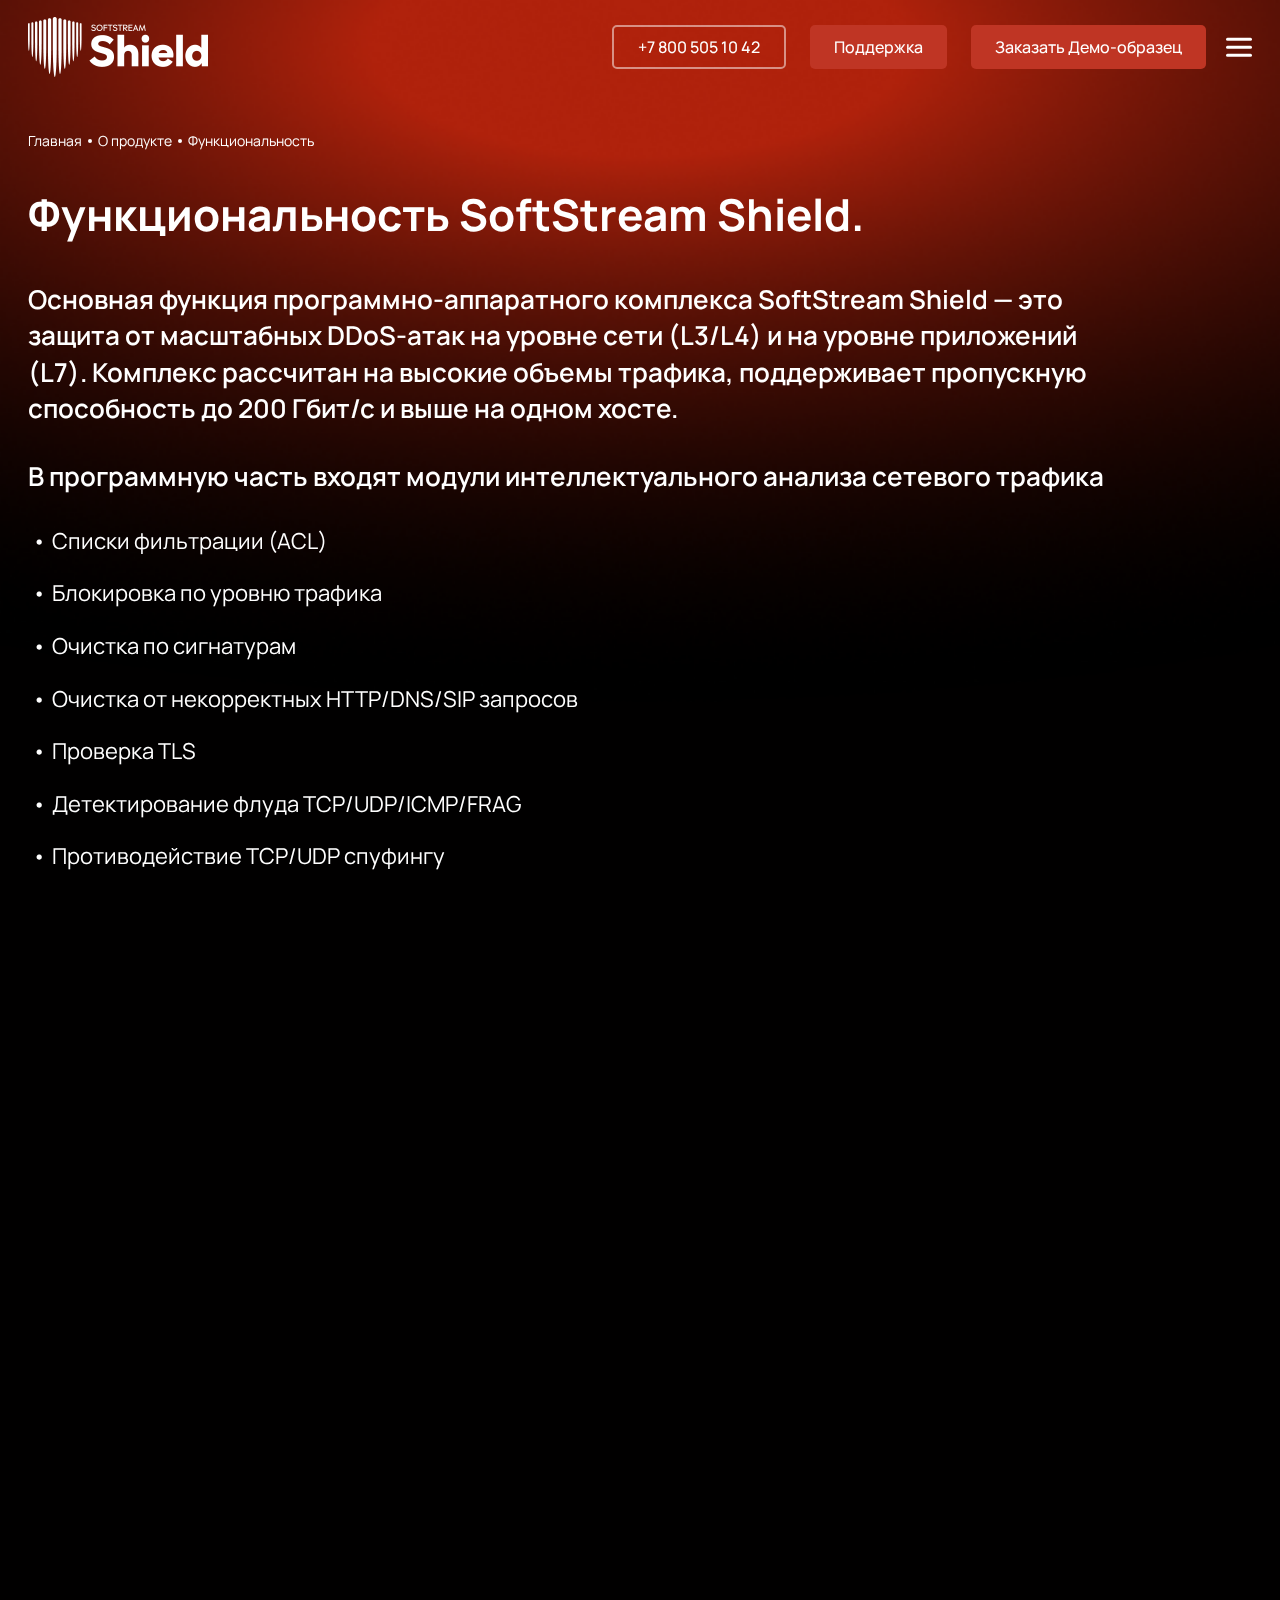
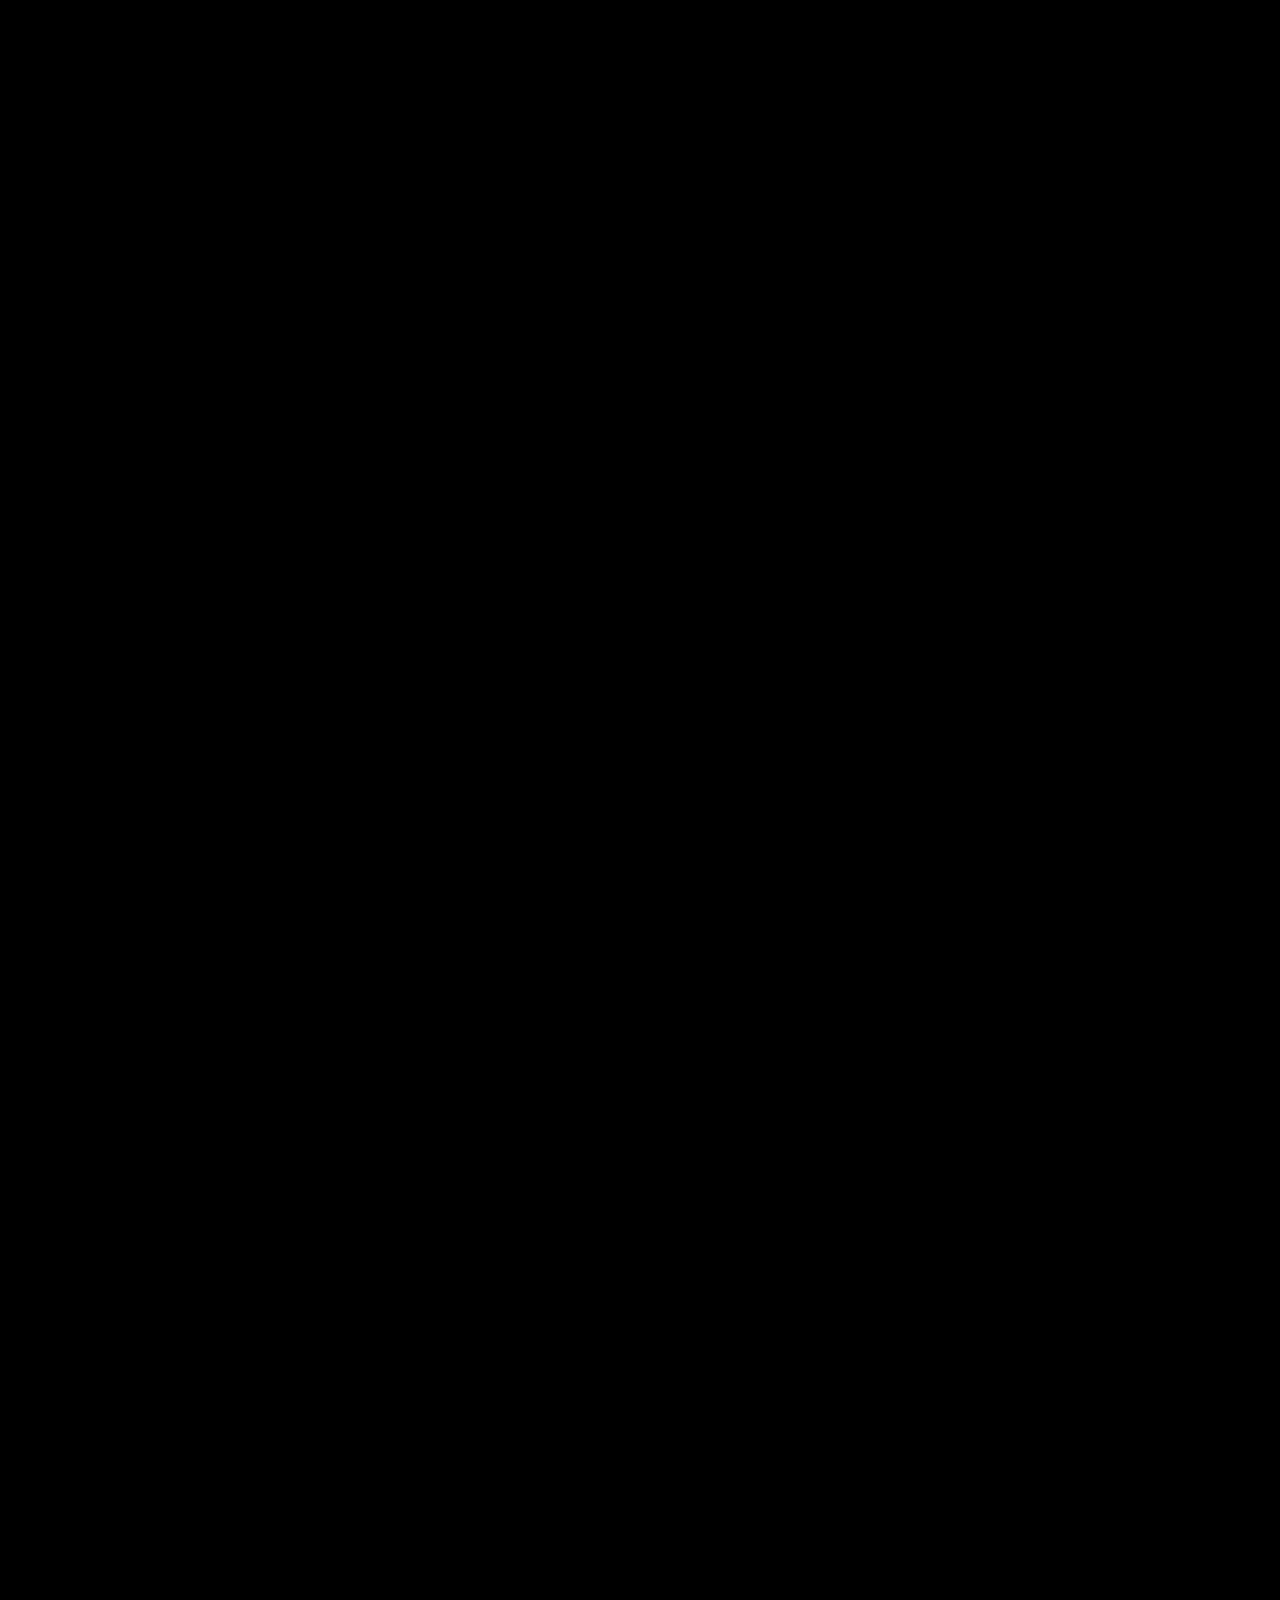
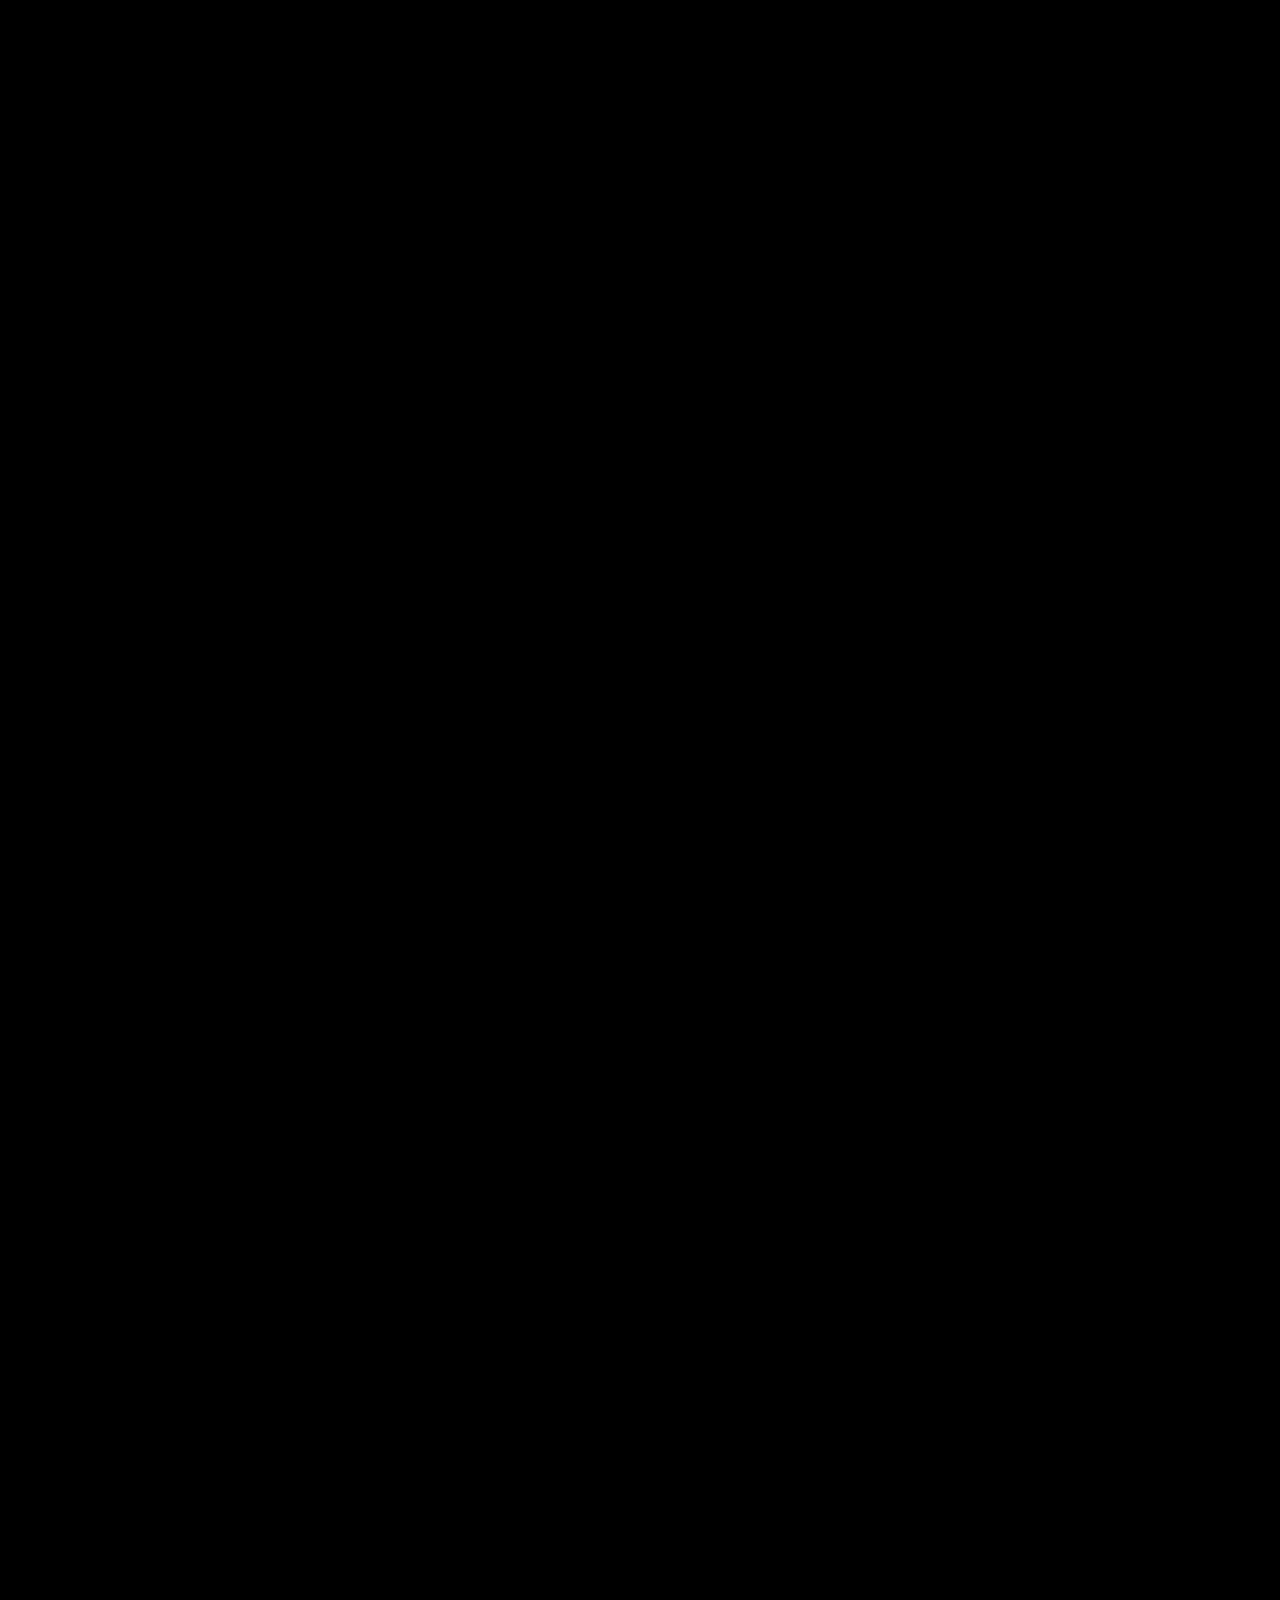
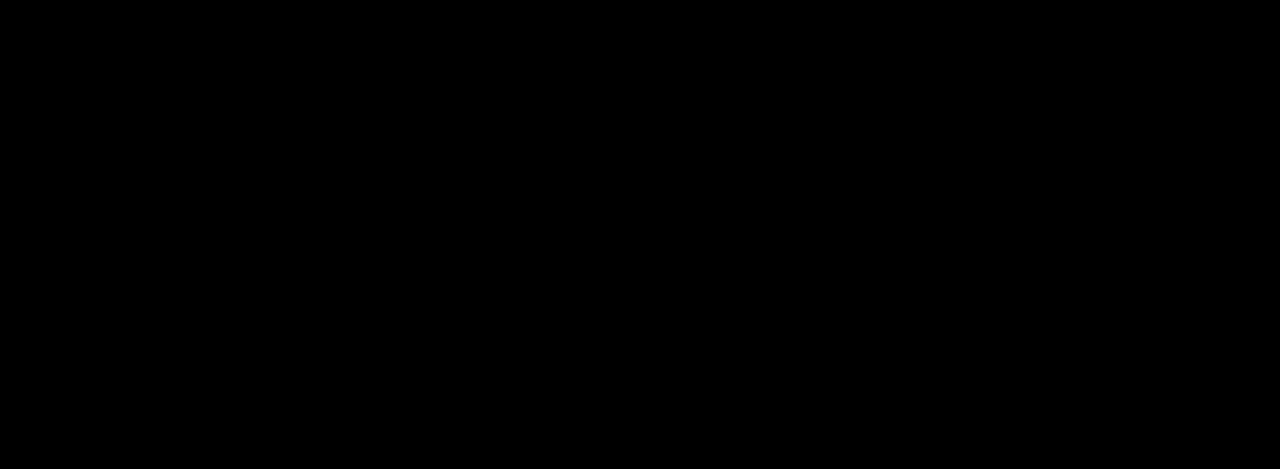
<file: functionality.html>
<!DOCTYPE html>
<html lang="ru">

<head>
	<meta charset="UTF-8">
	<meta name="viewport" content="width=device-width, initial-scale=1.0">
	<title>Функциональность</title>
	<link rel="stylesheet" href="css/style.css">
	<link rel="stylesheet" href="css/splide.min.css">
</head>

<body class="functionality-page">
	<header id="header">
		<div class="container">
			<a href="index.html" class="logo">
				<img src="img/logo.png" alt="">
			</a>

			<a href="tel:" class="tel-mobile">
				<img src="img/icons/phone.svg" alt="">
			</a>

			<nav class="nav">
				<div class="link">
					<span class="link-title">
						О продукте
						<img src="img/icons/arrow-down.svg" alt="">
					</span>
					<div class="link-list">
						<a href="soft-stream-shield.html">
							О SoftStream Shield
							<img src="img/icons/arrow-right-grey.svg" alt="">
						</a>
						<a href="recomendation.html">
							Кому нужен
							<img src="img/icons/arrow-right-grey.svg" alt="">
						</a>
						<a href="advantages.html">
							Преимущества
							<img src="img/icons/arrow-right-grey.svg" alt="">
						</a>
						<a href="functionality.html">
							Функциональность
							<img src="img/icons/arrow-right-grey.svg" alt="">
						</a>
						<a href="">
							Кейсы
							<img src="img/icons/arrow-right-grey.svg" alt="">
						</a>
						<a href="">
							SoftStream Shield VS альтернативные решения
							<img src="img/icons/arrow-right-grey.svg" alt="">
						</a>
					</div>
				</div>
				<div class="link">
					<span class="link-title">
						Тарифы
						<img src="img/icons/arrow-down.svg" alt="">
					</span>
					<div class="link-list">
						<a href="">
							Тарифы и спецификации
							<img src="img/icons/arrow-right-grey.svg" alt="">
						</a>
						<a href="">
							Условия приобретения
							<img src="img/icons/arrow-right-grey.svg" alt="">
						</a>
					</div>
				</div>
				<div class="link">
					<span class="link-title">
						База знаний
						<img src="img/icons/arrow-down.svg" alt="">
					</span>
					<div class="link-list">
						<a href="">
							Поиск по базе
							<img src="img/icons/arrow-right-grey.svg" alt="">
						</a>
						<a href="">
							FAQ Частые вопросы
							<img src="img/icons/arrow-right-grey.svg" alt="">
						</a>
					</div>
				</div>
				<div class="link">
					<span class="link-title">
						О SoftStream
						<img src="img/icons/arrow-down.svg" alt="">
					</span>
					<div class="link-list">
						<a href="soft-stream.html">
							О SoftStream
							<img src="img/icons/arrow-right-grey.svg" alt="">
						</a>
					</div>
				</div>
			</nav>

			<div class="buttons">
				<div class="tel">+7 800 505 10 42</div>
				<button class="button">Поддержка</button>
				<button class="button">Заказать Демо-образец</button>
			</div>

			<button class="mobile-menu-trigger">
				<span></span>
				<span></span>
				<span></span>
			</button>
		</div>
	</header>

	<section class="mobile-menu">
		<div class="container">
			<nav class="nav">
				<article class="accordeon">
					<div class="accordeon__trigger">
						<span class="accordeon__question">О продукте</span>
						<div class="accordeon__arrow">
							<img src="img/icons/arrow-down.svg" alt="">
						</div>
					</div>
					<div class="accordeon__answer">
						<a href="soft-stream-shield.html">О SoftStream Shield</a>
						<a href="recomendation.html">Кому нужен</a>
						<a href="advantages.html">Преимущества</a>
						<a href="functionality.html">Функциональность</a>
						<a href="">Кейсы</a>
						<a href="">SoftStream Shield VS альтернативные решения</a>
					</div>
				</article>
				<article class="accordeon">
					<div class="accordeon__trigger">
						<span class="accordeon__question">Тарифы</span>
						<div class="accordeon__arrow">
							<img src="img/icons/arrow-down.svg" alt="">
						</div>
					</div>
					<div class="accordeon__answer">
						<a href="">Тарифы и спецификации</a>
						<a href="">Условия приобретения</a>
					</div>
				</article>
				<article class="accordeon">
					<div class="accordeon__trigger">
						<span class="accordeon__question">База знаний</span>
						<div class="accordeon__arrow">
							<img src="img/icons/arrow-down.svg" alt="">
						</div>
					</div>
					<div class="accordeon__answer">
						<a href="">Поиск по базе</a>
						<a href="">FAQ Частые вопросы</a>
					</div>
				</article>
				<article class="accordeon">
					<div class="accordeon__trigger">
						<span class="accordeon__question">О SoftStream</span>
						<div class="accordeon__arrow">
							<img src="img/icons/arrow-down.svg" alt="">
						</div>
					</div>
					<div class="accordeon__answer">
						<a href="soft-stream.html">О SoftStream</a>
					</div>
				</article>
			</nav>

			<div class="buttons">
				<button class="button">Поддержка</button>
				<button class="button">Заказать Демо-образец</button>
			</div>
		</div>
	</section>

	<main>
		<section class="breadcrumbs">
			<div class="container">
				<a href="index.html" class="breadcrumbs__link">Главная</a>
				<span class="breadcrumbs__point"></span>
				<a href="soft-stream-shield.html" class="breadcrumbs__link">О продукте</a>
				<span class="breadcrumbs__point"></span>
				<a href="functionality.html" class="breadcrumbs__link">Функциональность</a>
			</div>
		</section>

		<section class="start">
			<div class="container">
				<div class="content">
					<h1 class="title">
						Функциональность SoftStream Shield.
					</h1>

					<h2 class="subtitle">
						Основная функция <span class="bold">программно-аппаратного комплекса SoftStream Shield</span>
						— это защита от масштабных DDoS-атак на уровне сети (L3/L4) и на уровне приложений (L7). Комплекс рассчитан
						на высокие объемы трафика, поддерживает пропускную способность до 200 Гбит/с и выше на одном хосте.
					</h2>

					<h3 class="list-title">
						В программную часть входят модули интеллектуального анализа сетевого трафика
					</h3>

					<ul class="component_list">
						<li class="component_list__item">Списки фильтрации (ACL)</li>
						<li class="component_list__item">Блокировка по уровню трафика</li>
						<li class="component_list__item">Очистка по сигнатурам</li>
						<li class="component_list__item">Очистка от некорректных HTTP/DNS/SIP запросов</li>
						<li class="component_list__item">Проверка TLS</li>
						<li class="component_list__item">Детектирование флуда TCP/UDP/ICMP/FRAG</li>
						<li class="component_list__item">Противодействие TCP/UDP спуфингу</li>
						<li class="component_list__item">Контроль TCP соединений</li>
						<li class="component_list__item">Противодействие ботнет-атакам</li>
						<li class="component_list__item">Некорректное поведение приложений</li>
						<li class="component_list__item">Блокировка по геопризнаку</li>
					</ul>
				</div>
			</div>
		</section>

		<section class="algorithm">
			<div class="container">
				<h2 class="title">Алгоритм фильтрации трафика</h2>
				<div class="desk-outher">
					<div class="desk-inner">
						<span class="first">
							Весь входящий сетевой трафик проходит через сетевые интерфейсы комплекса SoftStream Shield.
						</span>
						<picture>
							<source srcset="img/desk-desktop.svg" media="(width >= 1024px)">
							<img src="img/desk-mobile.svg" alt="">
						</picture>
						<span class="second">
							Программный комплекс анализирует каждый пакет, выявляет вредоносные действия и блокирует атаки.
						</span>
						<span class="third">
							После SoftStream Shield внутрь вашей ИТ-инфраструктуры или до ключевых точек обработки сервиса попадают
							только «очищенные» запросы.
						</span>
					</div>
				</div>
			</div>
		</section>

		<section class="requirements">
			<div class="container">
				<div>
					<h2 class="title">Технические требования к программному обеспечению</h2>
					<p class="text">
						Программное обеспечение может быть установлено как на аппаратную платформу заказчика, так и поставляться в
						предустановленном виде на рекомендованном оборудовании.
					</p>
				</div>
				<div>
					<h2 class="title">Системные требования</h2>
					<p class="text">
						Аппаратное решение для комплекса рекомендовано на базе серверной платформы Intel в исполнении 2U для
						стоечной установки с высокопроизводительными сетевыми картами.
					</p>
					<span class="list-title">Требования к конфигурации:</span>
					<ul class="component_list">
						<li class="component_list__item">
							Рекомендованная серверная платформа: Intel R2208 / аналогичная или мощнее
						</li>
						<li class="component_list__item">
							Процессор: не менее 2х, не ниже Intel Xeon Gold 6154 3.00GHz 18 Core
						</li>
						<li class="component_list__item">
							Оперативная память: не менее 64GB, 4х 16GB DDR4 PC4-21300 2666MHz
						</li>
						<li class="component_list__item">
							Высокопроизводительные сетевые карты: 2 или 4, не ниже LR-LINK LRES1001PF-2SFP28 (SFP)
						</li>
					</ul>
					<p class="list-postscript">
						Перед выбором конфигурации проконсультируйтесь с нашими техническими специалистами.
					</p>
				</div>
			</div>
		</section>

		<section class="sliders">
			<div class="container">
				<div class="group">
					<h2 class="title">Кабинет администратора</h2>
					<p class="text">
						Предлагаем ознакомиться с внешним видом регулярных окон и дэшбордов, доступными администратору.
					</p>
					<section class="splide" id="admin-panel-splide">
						<div class="splide__track">
							<div class="splide__list">
								<div class="splide__slide card">
									<div class="card-body"></div>
								</div>
								<div class="splide__slide card">
									<div class="card-body"></div>
								</div>
								<div class="splide__slide card">
									<div class="card-body"></div>
								</div>
							</div>
						</div>
					</section>
				</div>

				<div class="group">
					<h2 class="title">Сертификаты</h2>
					<p class="text">
						Подпись
					</p>
					<section class="splide" id="certificates-splide">
						<div class="splide__track">
							<div class="splide__list">
								<div class="splide__slide card">
									<div class="card-body"></div>
								</div>
								<div class="splide__slide card">
									<div class="card-body"></div>
								</div>
								<div class="splide__slide card">
									<div class="card-body"></div>
								</div>
							</div>
						</div>
					</section>
				</div>
			</div>
		</section>

		<section class="actions">
			<div class="container">
				<div class="group">
					<h2 class="title">Насколько же эффективен SoftStream Shield?</h2>
					<button class="button">Узнайте сейчас!</button>
				</div>
				<div class="group">
					<h2 class="title">
						Получите индивидуальную консультацию вместе с демонстрационным периодом до 14 дней
					</h2>
					<button class="button">Заказать Демо-образец</button>
				</div>
			</div>
		</section>
	</main>

	<footer id="footer">
		<div class="container">
			<div class="left">
				<div>
					<div class="logo">
						<img src="img/logo.png" alt="" loading="lazy">
					</div>
					<div class="info">
						<span>+7 800 505 10 42</span>
						<span>shield@softstream.ru</span>
					</div>
				</div>
				<p class="postscript desktop">
					2025 @ Все права защищены. SoftStream Shield и SOFTSTREAM - зарегистрированные торговые наименования
				</p>
			</div>

			<div class="row">
				<ul class="list">
					<a href="soft-stream.html" class="list-title">О продукте</a>
					<li class="list-item">
						<a href="soft-stream-shield.html">О SoftStream Shield</a>
					</li>
					<li class="list-item">
						<a href="recomendation.html">Кому нужен</a>
					</li>
					<li class="list-item">
						<a href="advantages.html">Преимущества</a>
					</li>
					<li class="list-item">
						<a href="functionality.html">Функциональность</a>
					</li>
					<li class="list-item">
						<a href="">Кейсы</a>
					</li>
					<li class="list-item">
						<a href="">SoftStream Shield VS альтернативные решения</a>
					</li>
				</ul>

				<ul class="list">
					<a href="" class="list-title">Тарифы</a>
					<li class="list-item">
						<a href="">Тарифы и спецификации</a>
					</li>
					<li class="list-item">
						<a href="">Условия приобретения</a>
					</li>
				</ul>

				<ul class="list">
					<a href="" class="list-title">База знаний</a>
					<li class="list-item">
						<a href="">FAQ Частые вопросы</a>
					</li>
					<li class="list-item">
						<a href="">Поиск по базе</a>
					</li>
				</ul>

				<ul class="list">
					<a href="soft-stream.html" class="list-title">О SoftStream</a>
				</ul>
			</div>

			<p class="postscript mobile">
				2025 @ Все права защищены. SoftStream Shield и SOFTSTREAM - зарегистрированные торговые наименования
			</p>
		</div>
	</footer>

	<script src="js/splide/splide.min.js"></script>

	<script src="js/header.js"></script>
	<script src="js/sliders.js"></script>
	<script src="js/accordeons.js"></script>
</body>

</html>
</file>
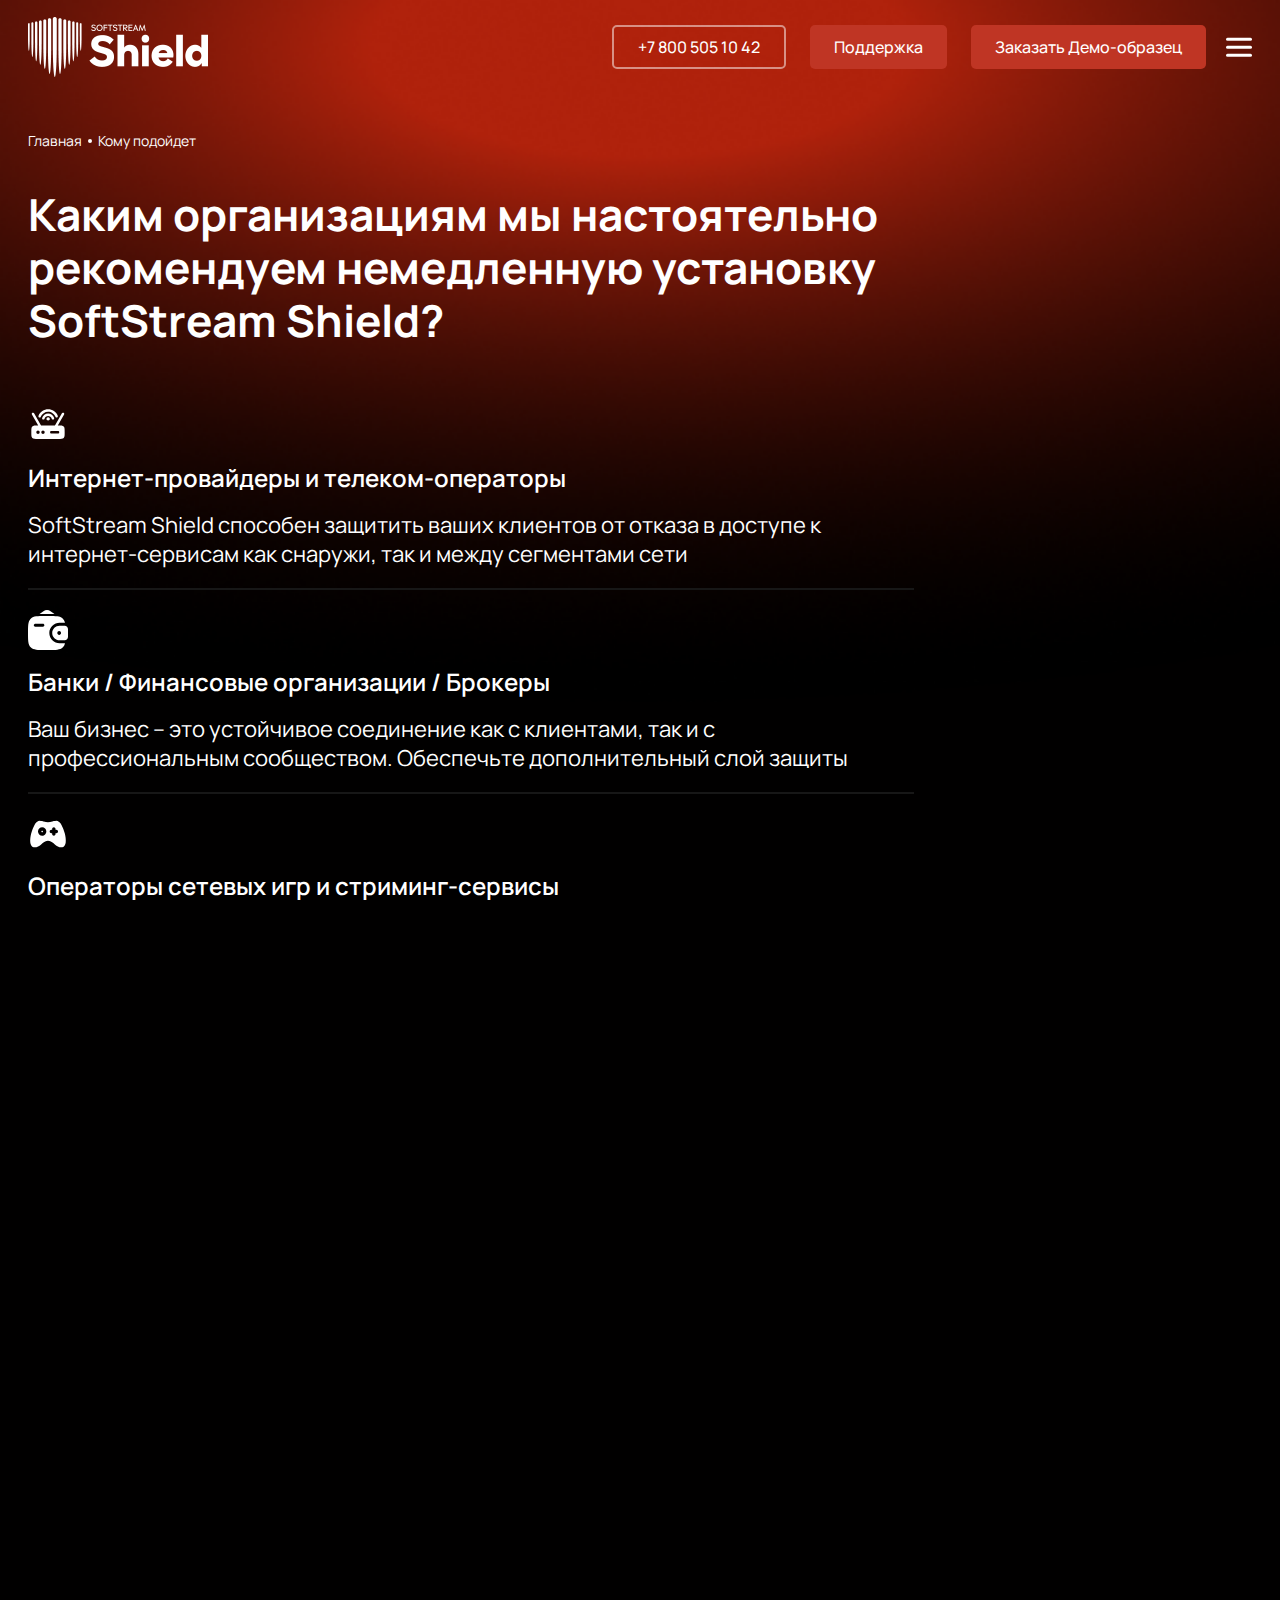
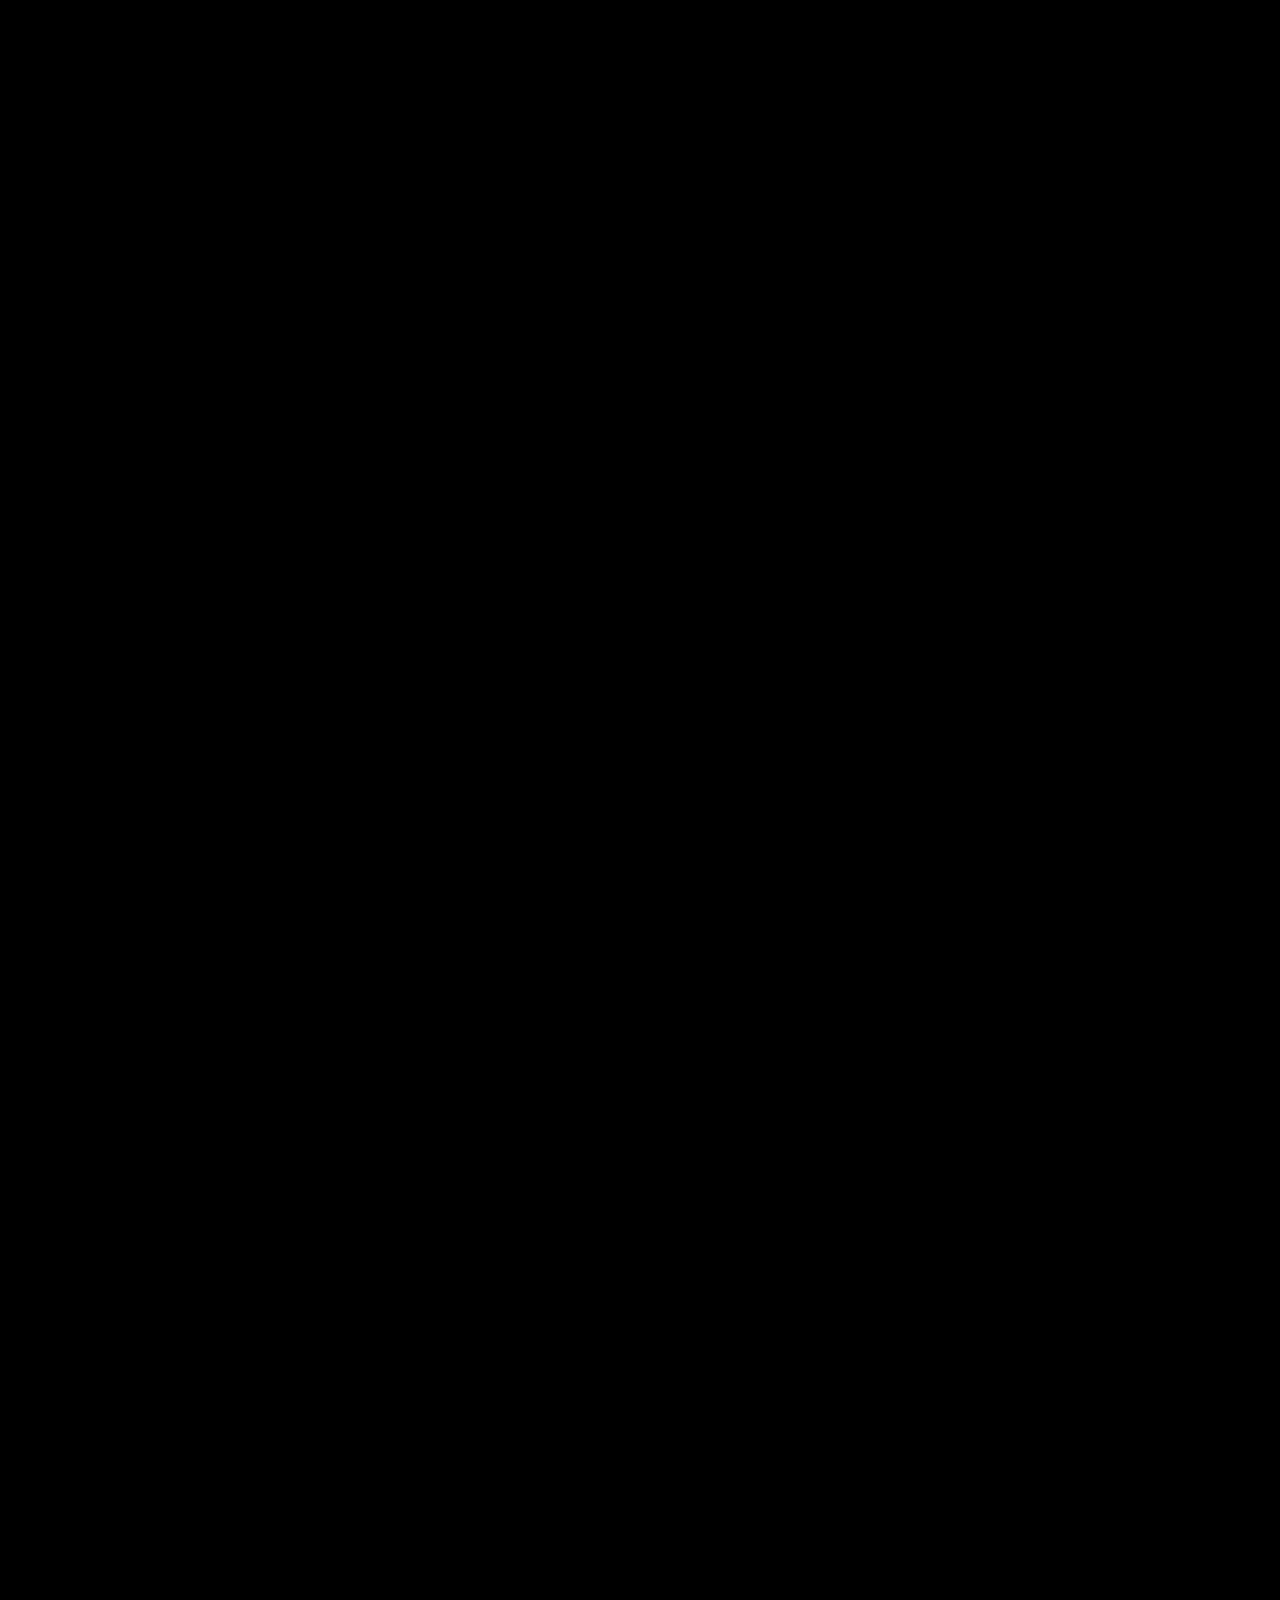
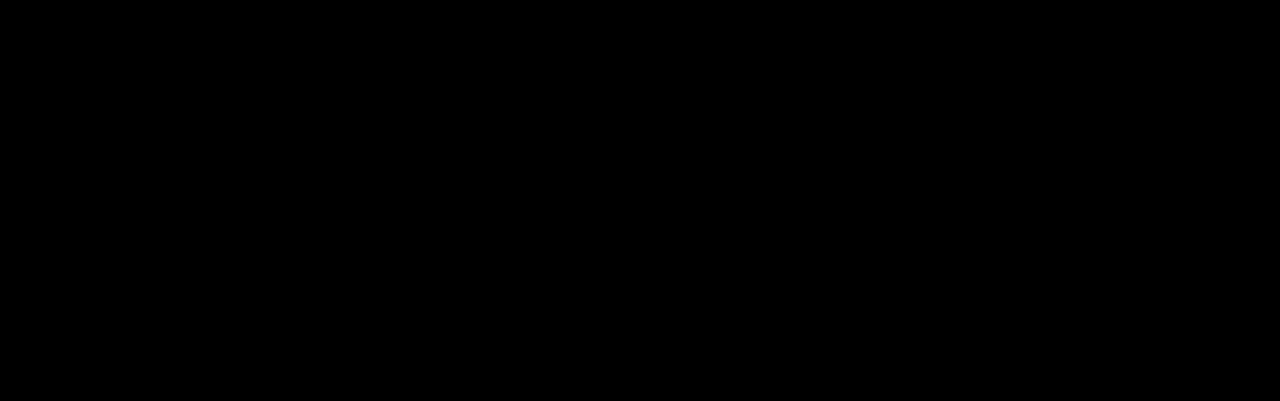
<file: recomendation.html>
<!DOCTYPE html>
<html lang="ru">

<head>
	<meta charset="UTF-8">
	<meta name="viewport" content="width=device-width, initial-scale=1.0">
	<title>Кому подойдет</title>
	<link rel="stylesheet" href="css/style.css">
	<link rel="stylesheet" href="css/splide.min.css">
</head>

<body class="recomendation-page">
	<header id="header">
		<div class="container">
			<a href="index.html" class="logo">
				<img src="img/logo.png" alt="">
			</a>

			<a href="tel:" class="tel-mobile">
				<img src="img/icons/phone.svg" alt="">
			</a>

			<nav class="nav">
				<div class="link">
					<span class="link-title">
						О продукте
						<img src="img/icons/arrow-down.svg" alt="">
					</span>
					<div class="link-list">
						<a href="soft-stream-shield.html">
							О SoftStream Shield
							<img src="img/icons/arrow-right-grey.svg" alt="">
						</a>
						<a href="recomendation.html">
							Кому нужен
							<img src="img/icons/arrow-right-grey.svg" alt="">
						</a>
						<a href="advantages.html">
							Преимущества
							<img src="img/icons/arrow-right-grey.svg" alt="">
						</a>
						<a href="functionality.html">
							Функциональность
							<img src="img/icons/arrow-right-grey.svg" alt="">
						</a>
						<a href="">
							Кейсы
							<img src="img/icons/arrow-right-grey.svg" alt="">
						</a>
						<a href="">
							SoftStream Shield VS альтернативные решения
							<img src="img/icons/arrow-right-grey.svg" alt="">
						</a>
					</div>
				</div>
				<div class="link">
					<span class="link-title">
						Тарифы
						<img src="img/icons/arrow-down.svg" alt="">
					</span>
					<div class="link-list">
						<a href="">
							Тарифы и спецификации
							<img src="img/icons/arrow-right-grey.svg" alt="">
						</a>
						<a href="">
							Условия приобретения
							<img src="img/icons/arrow-right-grey.svg" alt="">
						</a>
					</div>
				</div>
				<div class="link">
					<span class="link-title">
						База знаний
						<img src="img/icons/arrow-down.svg" alt="">
					</span>
					<div class="link-list">
						<a href="">
							Поиск по базе
							<img src="img/icons/arrow-right-grey.svg" alt="">
						</a>
						<a href="">
							FAQ Частые вопросы
							<img src="img/icons/arrow-right-grey.svg" alt="">
						</a>
					</div>
				</div>
				<div class="link">
					<span class="link-title">
						О SoftStream
						<img src="img/icons/arrow-down.svg" alt="">
					</span>
					<div class="link-list">
						<a href="soft-stream.html">
							О SoftStream
							<img src="img/icons/arrow-right-grey.svg" alt="">
						</a>
					</div>
				</div>
			</nav>

			<div class="buttons">
				<div class="tel">+7 800 505 10 42</div>
				<button class="button">Поддержка</button>
				<button class="button">Заказать Демо-образец</button>
			</div>

			<button class="mobile-menu-trigger">
				<span></span>
				<span></span>
				<span></span>
			</button>
		</div>
	</header>

	<section class="mobile-menu">
		<div class="container">
			<nav class="nav">
				<article class="accordeon">
					<div class="accordeon__trigger">
						<span class="accordeon__question">О продукте</span>
						<div class="accordeon__arrow">
							<img src="img/icons/arrow-down.svg" alt="">
						</div>
					</div>
					<div class="accordeon__answer">
						<a href="soft-stream-shield.html">О SoftStream Shield</a>
						<a href="recomendation.html">Кому нужен</a>
						<a href="advantages.html">Преимущества</a>
						<a href="functionality.html">Функциональность</a>
						<a href="">Кейсы</a>
						<a href="">SoftStream Shield VS альтернативные решения</a>
					</div>
				</article>
				<article class="accordeon">
					<div class="accordeon__trigger">
						<span class="accordeon__question">Тарифы</span>
						<div class="accordeon__arrow">
							<img src="img/icons/arrow-down.svg" alt="">
						</div>
					</div>
					<div class="accordeon__answer">
						<a href="">Тарифы и спецификации</a>
						<a href="">Условия приобретения</a>
					</div>
				</article>
				<article class="accordeon">
					<div class="accordeon__trigger">
						<span class="accordeon__question">База знаний</span>
						<div class="accordeon__arrow">
							<img src="img/icons/arrow-down.svg" alt="">
						</div>
					</div>
					<div class="accordeon__answer">
						<a href="">Поиск по базе</a>
						<a href="">FAQ Частые вопросы</a>
					</div>
				</article>
				<article class="accordeon">
					<div class="accordeon__trigger">
						<span class="accordeon__question">О SoftStream</span>
						<div class="accordeon__arrow">
							<img src="img/icons/arrow-down.svg" alt="">
						</div>
					</div>
					<div class="accordeon__answer">
						<a href="soft-stream.html">О SoftStream</a>
					</div>
				</article>
			</nav>

			<div class="buttons">
				<button class="button">Поддержка</button>
				<button class="button">Заказать Демо-образец</button>
			</div>
		</div>
	</section>

	<main>
		<section class="breadcrumbs">
			<div class="container">
				<a href="index.html" class="breadcrumbs__link">Главная</a>
				<span class="breadcrumbs__point"></span>
				<a href="recomendation.html" class="breadcrumbs__link">Кому подойдет</a>
			</div>
		</section>

		<section class="for-who">
			<div class="container">
				<h1 class="title">
					Каким организациям мы настоятельно рекомендуем немедленную установку SoftStream Shield?
				</h1>

				<ul class="list">
					<li class="article">
						<img src="img/icons/router.svg" alt="">
						<h3 class="article__title">Интернет-провайдеры и телеком-операторы</h3>
						<p class="article__text">
							SoftStream Shield способен защитить ваших клиентов от отказа в доступе к интернет-сервисам как снаружи,
							так
							и
							между сегментами сети
						</p>
					</li>
					<li class="article">
						<img src="img/icons/purse.svg" alt="">
						<h3 class="article__title">Банки / Финансовые организации / Брокеры</h3>
						<p class="article__text">
							Ваш бизнес – это устойчивое соединение как с клиентами, так и с профессиональным сообществом. Обеспечьте
							дополнительный слой защиты
						</p>
					</li>
					<li class="article">
						<img src="img/icons/gamepad.svg" alt="">
						<h3 class="article__title">Операторы сетевых игр и стриминг-сервисы</h3>
						<p class="article__text">
							Ваши клиенты самые требовательные и всегда голосуют «кошельком» за высокий уровень, который обеспечивается
							вместе с SoftStream Shield.
						</p>
					</li>
					<li class="article">
						<img src="img/icons/basket.svg" alt="">
						<h3 class="article__title">Интернет-магазины, компании с сервисами в Интернет</h3>
						<p class="article__text">
							SoftStream Shield поможет отразить DDoS-атаку и даст бесперебойное соединение сотрудникам и клиентам
						</p>
					</li>
				</ul>
			</div>
		</section>

		<section class="profiles">
			<div class="container">
				<h2 class="title">
					Предлагаем ознакомиться с риск-профилями для подключения по тарифам Enterprise 100 / Enterprise 200
				</h2>

				<section class="table">
					<div class="table__head">
						<div class="table__cell"></div>
						<div class="table__cell">
							<img src="img/icons/router.svg" alt="">
							<span>Интернет-провайдеры и телеком-операторы</span>
						</div>
						<div class="table__cell">
							<img src="img/icons/purse.svg" alt="">
							<span>Банки / Финансовые организации / Брокеры</span>
						</div>
						<div class="table__cell">
							<img src="img/icons/gamepad.svg" alt="">
							<span>Операторы сетевых игр и стриминг-сервисы</span>
						</div>
						<div class="table__cell">
							<img src="img/icons/basket.svg" alt="">
							<span>Интернет-магазины, компании с сервисами в Интернет</span>
						</div>
					</div>
					<div class="table__body">
						<span class="table__cell first">API-интерфейсы</span>
						<span class="table__cell">Enterprise 200</span>
						<span class="table__cell">Enterprise 200</span>
						<span class="table__cell">Enterprise 200</span>
						<span class="table__cell">Enterprise 100</span>

						<span class="table__cell first">Удалённые соединения</span>
						<span class="table__cell">Enterprise 200</span>
						<span class="table__cell">Enterprise 100</span>
						<span class="table__cell">Enterprise 200</span>
						<span class="table__cell">Enterprise 100</span>

						<span class="table__cell first">Корпоративные информационные системы</span>
						<span class="table__cell"></span>
						<span class="table__cell">Enterprise 200</span>
						<span class="table__cell"></span>
						<span class="table__cell">Enterprise 100</span>
					</div>
				</section>
			</div>
		</section>

		<section class="quote">
			<div class="container">
				<div class="body">
					<svg class="mark-open" width="21" height="19" viewBox="0 0 21 19" fill="none"
						xmlns="http://www.w3.org/2000/svg">
						<path
							d="M20.658 0.919998L20.146 4.568C19.122 4.48266 18.29 4.65333 17.65 5.08C17.01 5.48533 16.562 6.08267 16.306 6.872C16.0713 7.64 16.0287 8.536 16.178 9.56H20.658V18.264H11.954V9.56C11.954 6.488 12.6687 4.16267 14.098 2.584C15.5273 0.983999 17.714 0.429331 20.658 0.919998ZM9.074 0.919998L8.562 4.568C7.538 4.48266 6.706 4.65333 6.066 5.08C5.426 5.48533 4.978 6.08267 4.722 6.872C4.48733 7.64 4.44467 8.536 4.594 9.56H9.074V18.264H0.37L0.37 9.56C0.37 6.488 1.08467 4.16267 2.514 2.584C3.94333 0.983999 6.13 0.429331 9.074 0.919998Z"
							fill="#FAFAFA" fill-opacity="0.9" />
					</svg>
					Комплекс SoftStream Shield задумывался и функционально заточен для защиты высоконагруженных сетей и приложений
					<svg class="mark-close" width="21" height="19" viewBox="0 0 21 19" fill="none"
						xmlns="http://www.w3.org/2000/svg">
						<path
							d="M0.341999 18.08L0.853998 14.432C1.878 14.5173 2.71 14.3467 3.35 13.92C3.99 13.5147 4.438 12.9173 4.694 12.128C4.92867 11.36 4.97133 10.464 4.822 9.44L0.342 9.44L0.342001 0.736L9.046 0.736L9.046 9.44C9.046 12.512 8.33133 14.8373 6.902 16.416C5.47267 18.016 3.286 18.5707 0.341999 18.08ZM11.926 18.08L12.438 14.432C13.462 14.5173 14.294 14.3467 14.934 13.92C15.574 13.5147 16.022 12.9173 16.278 12.128C16.5127 11.36 16.5553 10.464 16.406 9.44L11.926 9.44L11.926 0.736001L20.63 0.736001L20.63 9.44C20.63 12.512 19.9153 14.8373 18.486 16.416C17.0567 18.016 14.87 18.5707 11.926 18.08Z"
							fill="#FAFAFA" fill-opacity="0.9" />
					</svg>
				</div>
			</div>
		</section>

		<section class="aditional-info">
			<div class="container">
				<div class="body">
					<h2 class="title">
						Для каждого клиента мы готовы подобрать оптимальный тарифный план. <br> Выбор всегда есть.
					</h2>
					<div class="buttons">
						<a href="advantages.html" class="button">Узнать больше о преимуществах</a>
						<button class="button">Заказать "демо режим"</button>
					</div>
				</div>
			</div>
		</section>
	</main>

	<footer id="footer">
		<div class="container">
			<div class="left">
				<div>
					<div class="logo">
						<img src="img/logo.png" alt="" loading="lazy">
					</div>
					<div class="info">
						<span>+7 800 505 10 42</span>
						<span>shield@softstream.ru</span>
					</div>
				</div>
				<p class="postscript desktop">
					2025 @ Все права защищены. SoftStream Shield и SOFTSTREAM - зарегистрированные торговые наименования
				</p>
			</div>

			<div class="row">
				<ul class="list">
					<a href="soft-stream.html" class="list-title">О продукте</a>
					<li class="list-item">
						<a href="soft-stream-shield.html">О SoftStream Shield</a>
					</li>
					<li class="list-item">
						<a href="recomendation.html">Кому нужен</a>
					</li>
					<li class="list-item">
						<a href="advantages.html">Преимущества</a>
					</li>
					<li class="list-item">
						<a href="functionality.html">Функциональность</a>
					</li>
					<li class="list-item">
						<a href="">Кейсы</a>
					</li>
					<li class="list-item">
						<a href="">SoftStream Shield VS альтернативные решения</a>
					</li>
				</ul>

				<ul class="list">
					<a href="" class="list-title">Тарифы</a>
					<li class="list-item">
						<a href="">Тарифы и спецификации</a>
					</li>
					<li class="list-item">
						<a href="">Условия приобретения</a>
					</li>
				</ul>

				<ul class="list">
					<a href="" class="list-title">База знаний</a>
					<li class="list-item">
						<a href="">FAQ Частые вопросы</a>
					</li>
					<li class="list-item">
						<a href="">Поиск по базе</a>
					</li>
				</ul>

				<ul class="list">
					<a href="soft-stream.html" class="list-title">О SoftStream</a>
				</ul>
			</div>

			<p class="postscript mobile">
				2025 @ Все права защищены. SoftStream Shield и SOFTSTREAM - зарегистрированные торговые наименования
			</p>
		</div>
	</footer>


	<script src="js/header.js"></script>
	<script src="js/recomendation.js"></script>
	<script src="js/accordeons.js"></script>
</body>

</html>
</file>
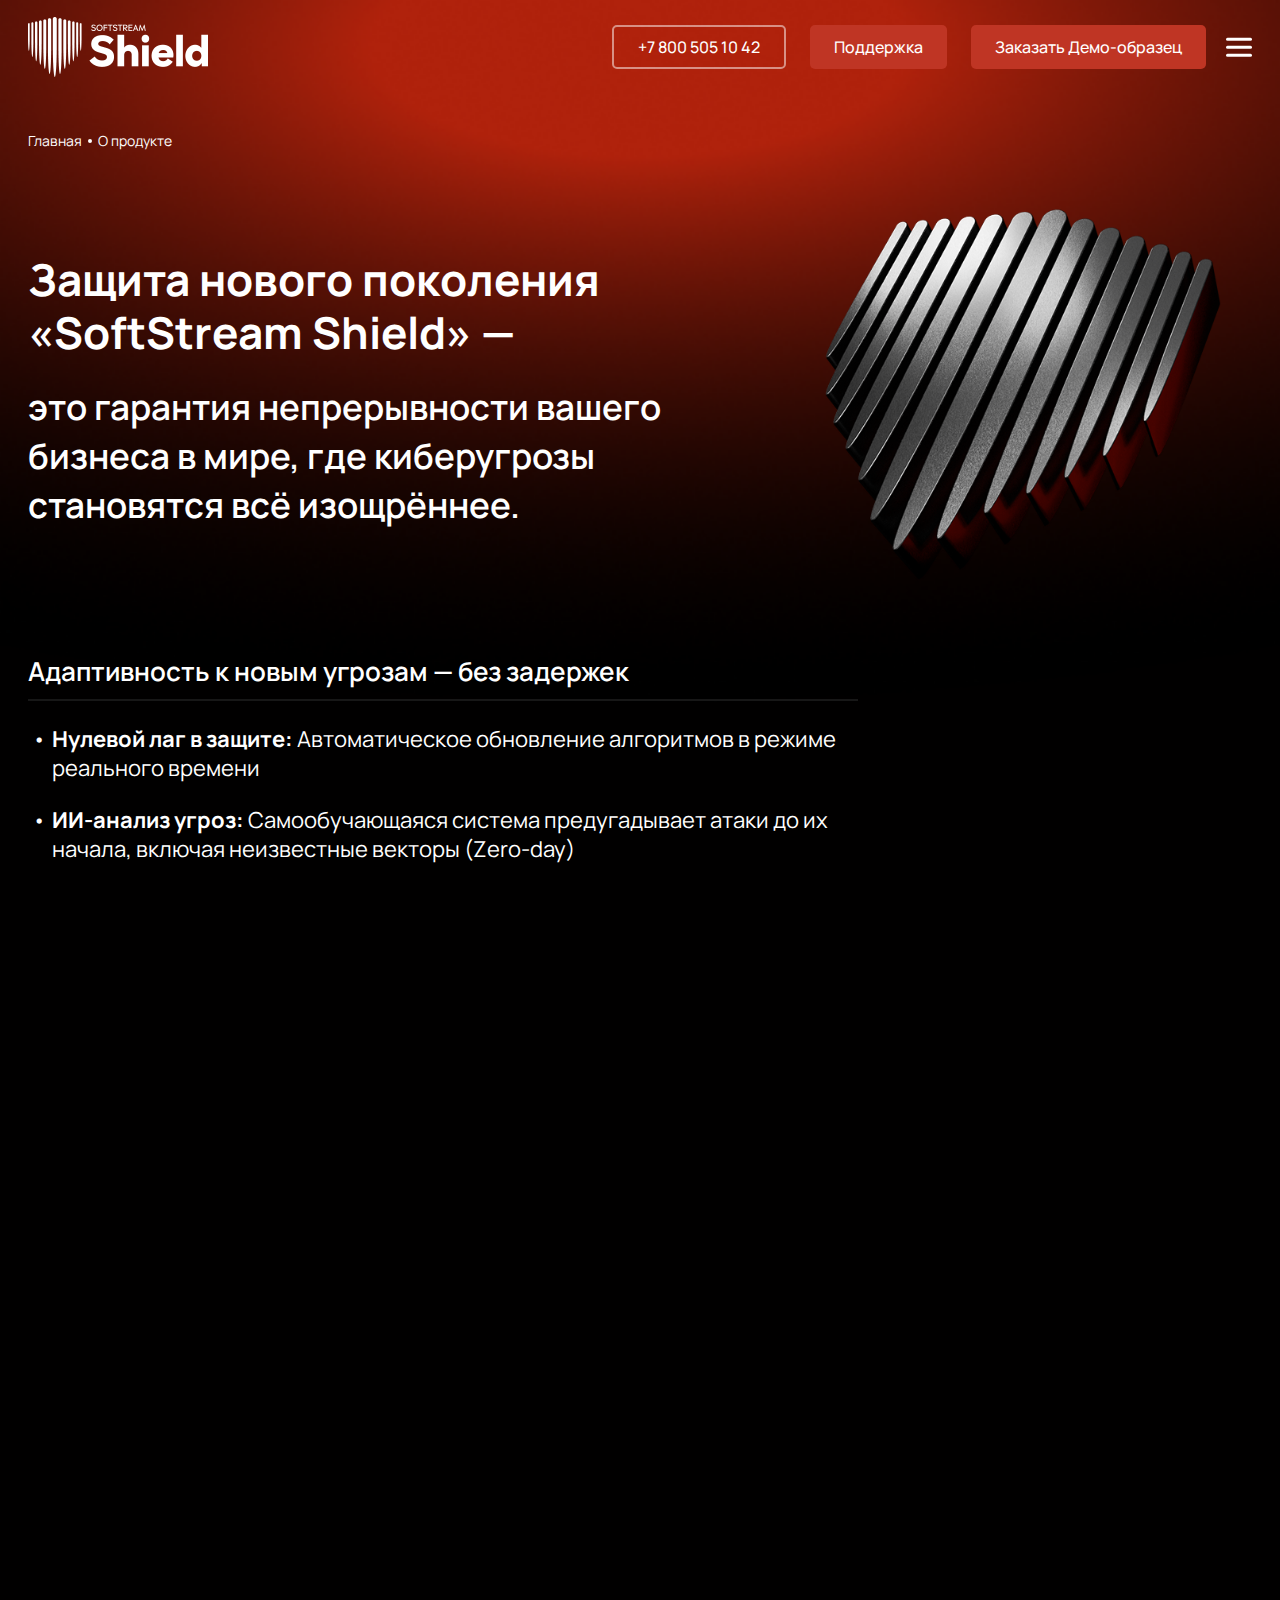
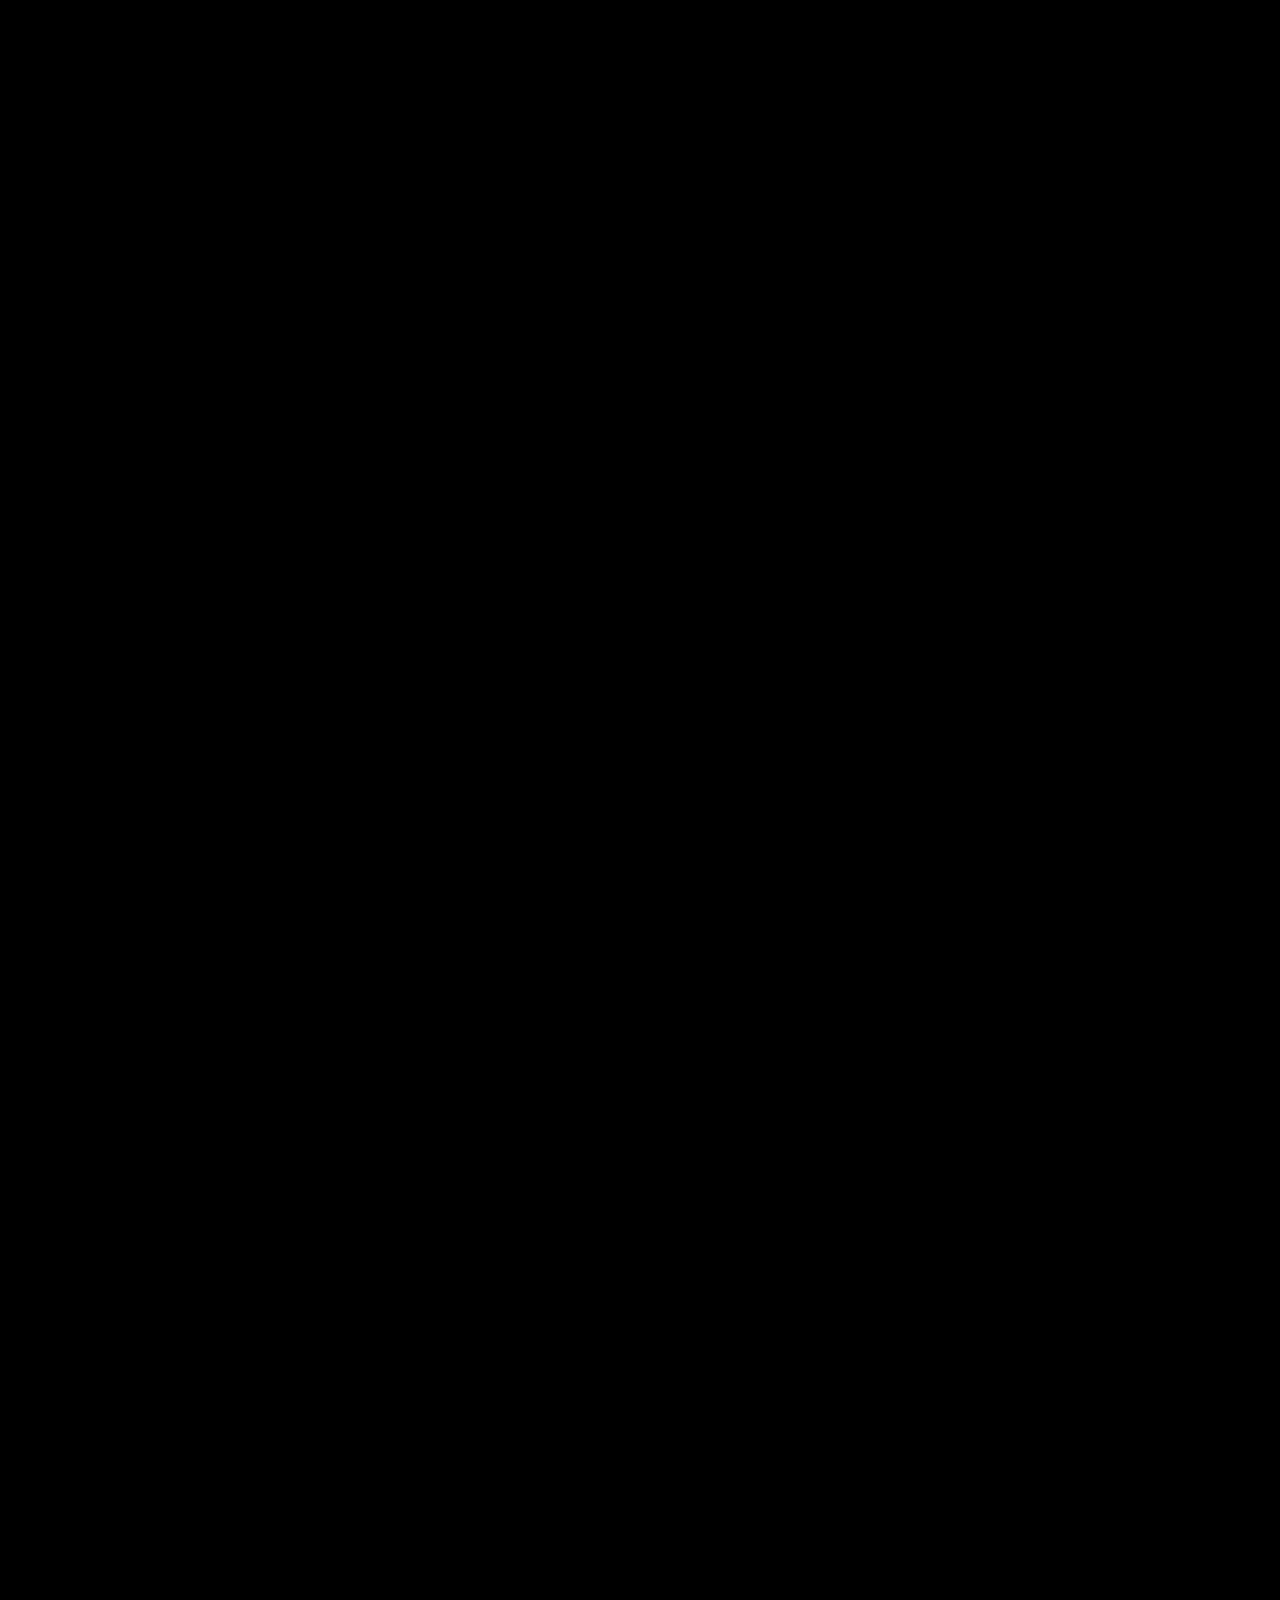
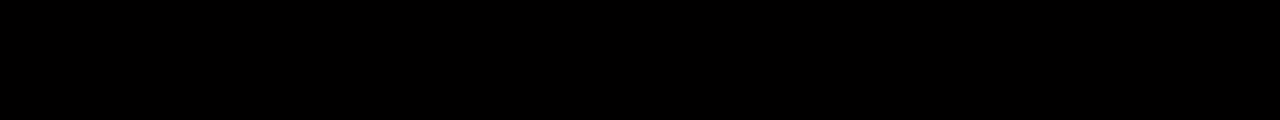
<file: soft-stream-shield.html>
<!DOCTYPE html>
<html lang="ru">

<head>
	<meta charset="UTF-8">
	<meta name="viewport" content="width=device-width, initial-scale=1.0">
	<title>О продукте</title>
	<link rel="stylesheet" href="css/style.css">
	<link rel="stylesheet" href="css/splide.min.css">
</head>

<body class="soft-stream-shield-page">
	<header id="header">
		<div class="container">
			<a href="index.html" class="logo">
				<img src="img/logo.png" alt="">
			</a>

			<a href="tel:" class="tel-mobile">
				<img src="img/icons/phone.svg" alt="">
			</a>

			<nav class="nav">
				<div class="link">
					<span class="link-title">
						О продукте
						<img src="img/icons/arrow-down.svg" alt="">
					</span>
					<div class="link-list">
						<a href="soft-stream-shield.html">
							О SoftStream Shield
							<img src="img/icons/arrow-right-grey.svg" alt="">
						</a>
						<a href="recomendation.html">
							Кому нужен
							<img src="img/icons/arrow-right-grey.svg" alt="">
						</a>
						<a href="advantages.html">
							Преимущества
							<img src="img/icons/arrow-right-grey.svg" alt="">
						</a>
						<a href="functionality.html">
							Функциональность
							<img src="img/icons/arrow-right-grey.svg" alt="">
						</a>
						<a href="">
							Кейсы
							<img src="img/icons/arrow-right-grey.svg" alt="">
						</a>
						<a href="">
							SoftStream Shield VS альтернативные решения
							<img src="img/icons/arrow-right-grey.svg" alt="">
						</a>
					</div>
				</div>
				<div class="link">
					<span class="link-title">
						Тарифы
						<img src="img/icons/arrow-down.svg" alt="">
					</span>
					<div class="link-list">
						<a href="">
							Тарифы и спецификации
							<img src="img/icons/arrow-right-grey.svg" alt="">
						</a>
						<a href="">
							Условия приобретения
							<img src="img/icons/arrow-right-grey.svg" alt="">
						</a>
					</div>
				</div>
				<div class="link">
					<span class="link-title">
						База знаний
						<img src="img/icons/arrow-down.svg" alt="">
					</span>
					<div class="link-list">
						<a href="">
							Поиск по базе
							<img src="img/icons/arrow-right-grey.svg" alt="">
						</a>
						<a href="">
							FAQ Частые вопросы
							<img src="img/icons/arrow-right-grey.svg" alt="">
						</a>
					</div>
				</div>
				<div class="link">
					<span class="link-title">
						О SoftStream
						<img src="img/icons/arrow-down.svg" alt="">
					</span>
					<div class="link-list">
						<a href="soft-stream.html">
							О SoftStream
							<img src="img/icons/arrow-right-grey.svg" alt="">
						</a>
					</div>
				</div>
			</nav>

			<div class="buttons">
				<div class="tel">+7 800 505 10 42</div>
				<button class="button">Поддержка</button>
				<button class="button">Заказать Демо-образец</button>
			</div>

			<button class="mobile-menu-trigger">
				<span></span>
				<span></span>
				<span></span>
			</button>
		</div>
	</header>

	<section class="mobile-menu">
		<div class="container">
			<nav class="nav">
				<article class="accordeon">
					<div class="accordeon__trigger">
						<span class="accordeon__question">О продукте</span>
						<div class="accordeon__arrow">
							<img src="img/icons/arrow-down.svg" alt="">
						</div>
					</div>
					<div class="accordeon__answer">
						<a href="soft-stream-shield.html">О SoftStream Shield</a>
						<a href="recomendation.html">Кому нужен</a>
						<a href="advantages.html">Преимущества</a>
						<a href="functionality.html">Функциональность</a>
						<a href="">Кейсы</a>
						<a href="">SoftStream Shield VS альтернативные решения</a>
					</div>
				</article>
				<article class="accordeon">
					<div class="accordeon__trigger">
						<span class="accordeon__question">Тарифы</span>
						<div class="accordeon__arrow">
							<img src="img/icons/arrow-down.svg" alt="">
						</div>
					</div>
					<div class="accordeon__answer">
						<a href="">Тарифы и спецификации</a>
						<a href="">Условия приобретения</a>
					</div>
				</article>
				<article class="accordeon">
					<div class="accordeon__trigger">
						<span class="accordeon__question">База знаний</span>
						<div class="accordeon__arrow">
							<img src="img/icons/arrow-down.svg" alt="">
						</div>
					</div>
					<div class="accordeon__answer">
						<a href="">Поиск по базе</a>
						<a href="">FAQ Частые вопросы</a>
					</div>
				</article>
				<article class="accordeon">
					<div class="accordeon__trigger">
						<span class="accordeon__question">О SoftStream</span>
						<div class="accordeon__arrow">
							<img src="img/icons/arrow-down.svg" alt="">
						</div>
					</div>
					<div class="accordeon__answer">
						<a href="soft-stream.html">О SoftStream</a>
					</div>
				</article>
			</nav>

			<div class="buttons">
				<button class="button">Поддержка</button>
				<button class="button">Заказать Демо-образец</button>
			</div>
		</div>
	</section>

	<main>
		<section class="breadcrumbs">
			<div class="container">
				<a href="index.html" class="breadcrumbs__link">Главная</a>
				<span class="breadcrumbs__point"></span>
				<a href="soft-stream-shield.html" class="breadcrumbs__link">О продукте</a>
			</div>
		</section>

		<section class="section-start">
			<div class="container">
				<div class="content">
					<h1 class="title">Защита нового поколения «SoftStream Shield» —</h1>
					<h2 class="subtitle">
						это гарантия непрерывности вашего бизнеса в мире, где киберугрозы становятся всё изощрённее.
					</h2>
				</div>
				<div class="image">
					<img src="img/shield-3d.png" alt="" loading="lazy">
				</div>
			</div>
		</section>

		<section class="lists">
			<div class="container">
				<ul class="component_list">
					<h2 class="list-title">Адаптивность к новым угрозам — без задержек</h2>
					<li class="component_list__item">
						<span class="bold">Нулевой лаг в защите:</span>
						Автоматическое обновление алгоритмов в режиме реального времени
					</li>
					<li class="component_list__item">
						<span class="bold">ИИ-анализ угроз:</span>
						Самообучающаяся система предугадывает атаки до их начала, включая неизвестные векторы (Zero-day)
					</li>
				</ul>

				<ul class="component_list">
					<h2 class="list-title">Фильтрация без ложных срабатываний</h2>
					<li class="component_list__item">
						<span class="bold">Точность 99,98%:</span>
						исключает блокировку легитимного трафика даже при сложных DDoS-атаках
					</li>
					<li class="component_list__item">
						<span class="bold">Контекстный анализ:</span>
						отличает злонамеренные запросы от действий реальных пользователей, сохраняя доступность сервисов
					</li>
				</ul>

				<ul class="component_list">
					<h2 class="list-title">Ресурсоёмкость? Не о чем беспокоиться</h2>
					<li class="component_list__item">
						<span class="bold">Энергоэффективная архитектура:</span>
						Энергоэффективная архитектура: потребляет на 40% меньше ресурсов, чем аналоги
					</li>
					<li class="component_list__item">
						<span class="bold">Масштабируемость «на лету»:</span>
						подходит для сетей любого размера — от малого бизнеса до корпораций
					</li>
				</ul>

				<ul class="component_list">
					<h2 class="list-title">Скорость до 200 МБ/сек — без потерь качества</h2>
					<li class="component_list__item">
						<span class="bold">Защита в реальном времени:</span>
						обрабатывает трафик на скорости до 200 МБ/сек с нулевой задержкой
					</li>
					<li class="component_list__item">
						<span class="bold">Гибридная фильтрация:</span>
						как атак на уровне L4, так и на уровне L7
					</li>
				</ul>

				<ul class="component_list">
					<h2 class="list-title">Технологии, которые работают за вас</h2>
					<li class="component_list__item">
						<span class="bold">Многоуровневая верификация:</span>
						Каждый пакет проверяется через цепочку алгоритмов
					</li>
					<li class="component_list__item">
						<span class="bold">Сертификация ФСТЭК:</span>
						Соответствие требованиям для работы с критической инфраструктурой
					</li>
					<li class="component_list__item">
						<span class="bold">Проактивная аналитика:</span>
						Отчёт в режиме онлайн и настраиваемые оповещения
					</li>
				</ul>

				<ul class="component_list">
					<h2 class="list-title">Высокий уровень сервиса от команды разработчиков</h2>
					<li class="component_list__item">
						<span class="bold">Эксперты всегда на связи</span>
					</li>
				</ul>
			</div>
		</section>

		<section class="section-demo">
			<div class="container">
				<div class="content">
					<h2 class="title">Оставьте уязвимости в прошлом.</h2>
					<div class="image mobile">
						<picture>
							<source srcset="/img/demo-servers-big.png" media="(width > 700px)">
							<img src="img/demo-servers-small.png" alt="" loading="lazy">
						</picture>
					</div>
					<h3 class="subtitle">Выберите будущее для ваших клиентов с отказоустойчивым сервисом.</h3>
					<div class="buttons">
						<a href="recomendation.html" class="button">Кому подойдет решение</a>
						<button class="button">Заказать Демо-образец</button>
					</div>
				</div>

				<div class="image desktop">
					<img src="img/demo-servers-big.png" alt="" loading="lazy">
				</div>
			</div>
		</section>
	</main>

	<footer id="footer">
		<div class="container">
			<div class="left">
				<div>
					<div class="logo">
						<img src="img/logo.png" alt="" loading="lazy">
					</div>
					<div class="info">
						<span>+7 800 505 10 42</span>
						<span>shield@softstream.ru</span>
					</div>
				</div>
				<p class="postscript desktop">
					2025 @ Все права защищены. SoftStream Shield и SOFTSTREAM - зарегистрированные торговые наименования
				</p>
			</div>

			<div class="row">
				<ul class="list">
					<a href="soft-stream.html" class="list-title">О продукте</a>
					<li class="list-item">
						<a href="soft-stream-shield.html">О SoftStream Shield</a>
					</li>
					<li class="list-item">
						<a href="recomendation.html">Кому нужен</a>
					</li>
					<li class="list-item">
						<a href="advantages.html">Преимущества</a>
					</li>
					<li class="list-item">
						<a href="functionality.html">Функциональность</a>
					</li>
					<li class="list-item">
						<a href="">Кейсы</a>
					</li>
					<li class="list-item">
						<a href="">SoftStream Shield VS альтернативные решения</a>
					</li>
				</ul>

				<ul class="list">
					<a href="" class="list-title">Тарифы</a>
					<li class="list-item">
						<a href="">Тарифы и спецификации</a>
					</li>
					<li class="list-item">
						<a href="">Условия приобретения</a>
					</li>
				</ul>

				<ul class="list">
					<a href="" class="list-title">База знаний</a>
					<li class="list-item">
						<a href="">FAQ Частые вопросы</a>
					</li>
					<li class="list-item">
						<a href="">Поиск по базе</a>
					</li>
				</ul>

				<ul class="list">
					<a href="soft-stream.html" class="list-title">О SoftStream</a>
				</ul>
			</div>

			<p class="postscript mobile">
				2025 @ Все права защищены. SoftStream Shield и SOFTSTREAM - зарегистрированные торговые наименования
			</p>
		</div>
	</footer>

	<script src="js/header.js"></script>
	<script src="js/accordeons.js"></script>
</body>

</html>
</file>
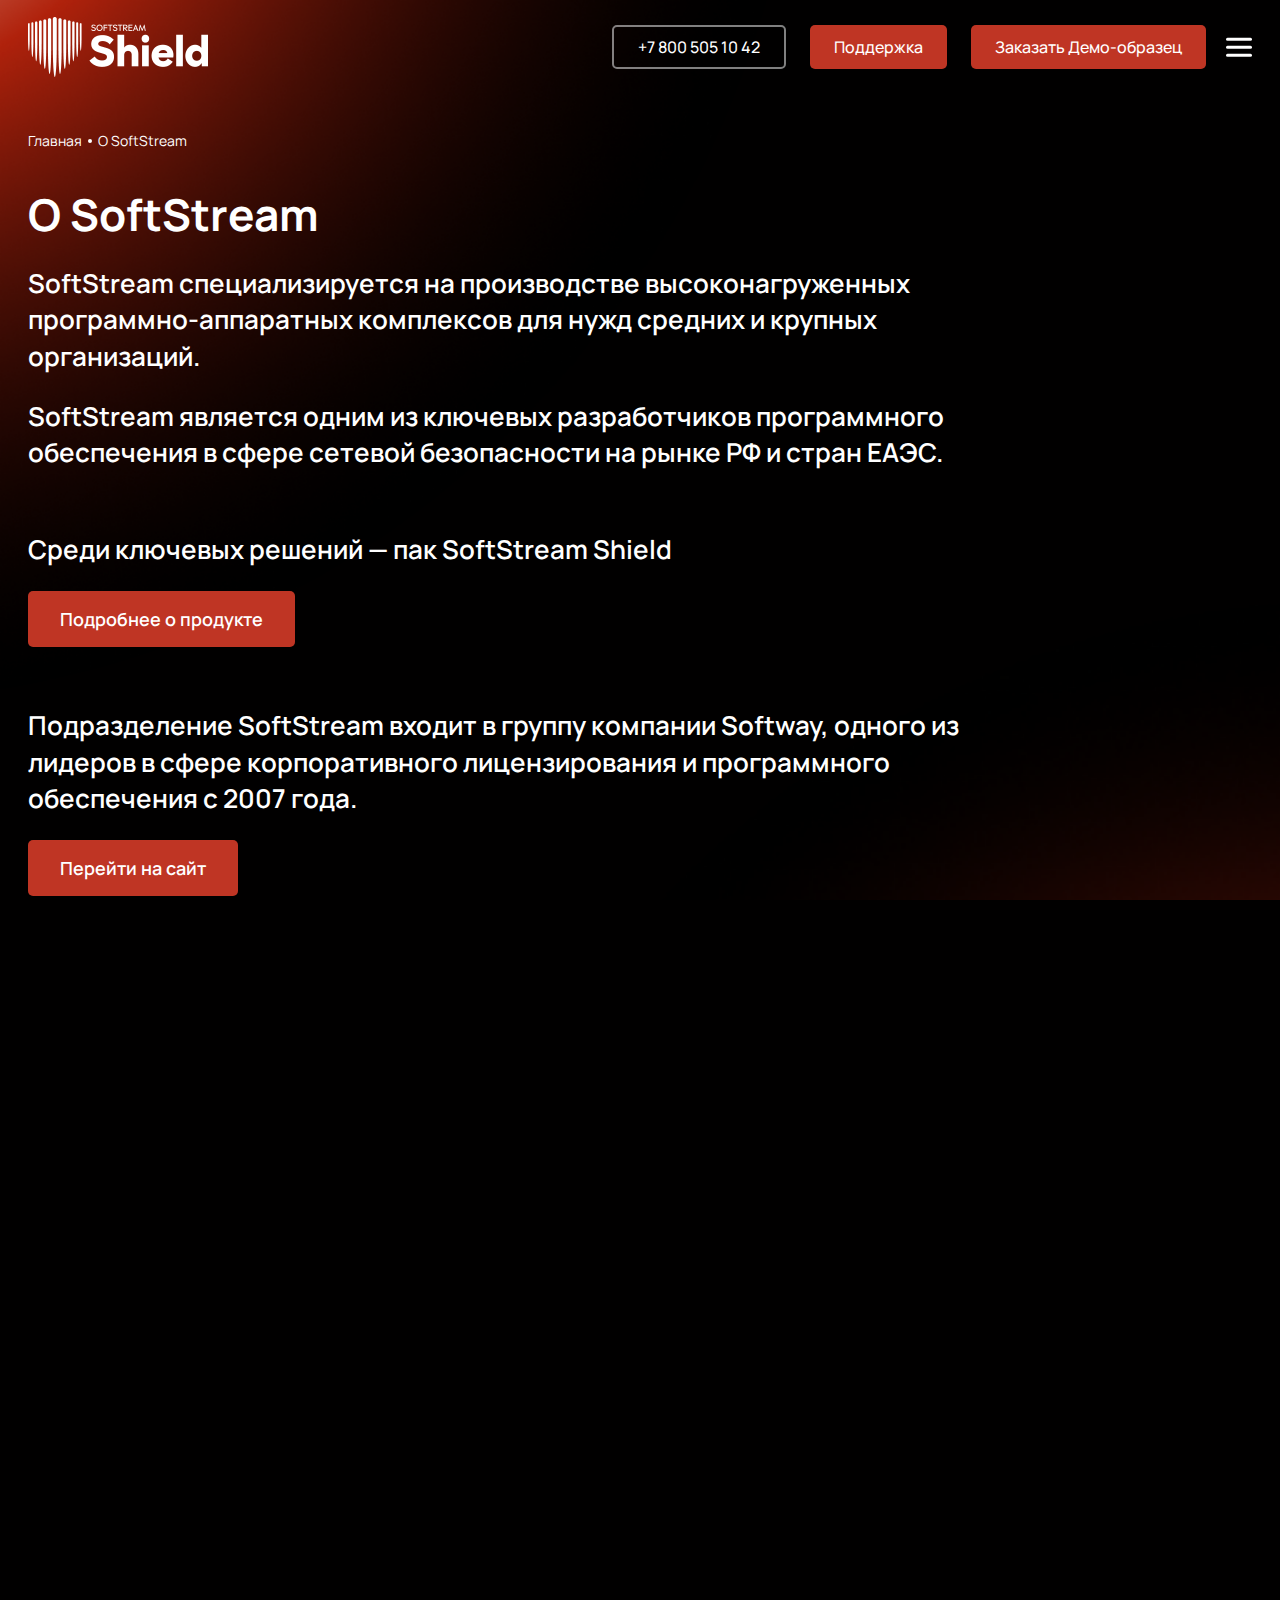
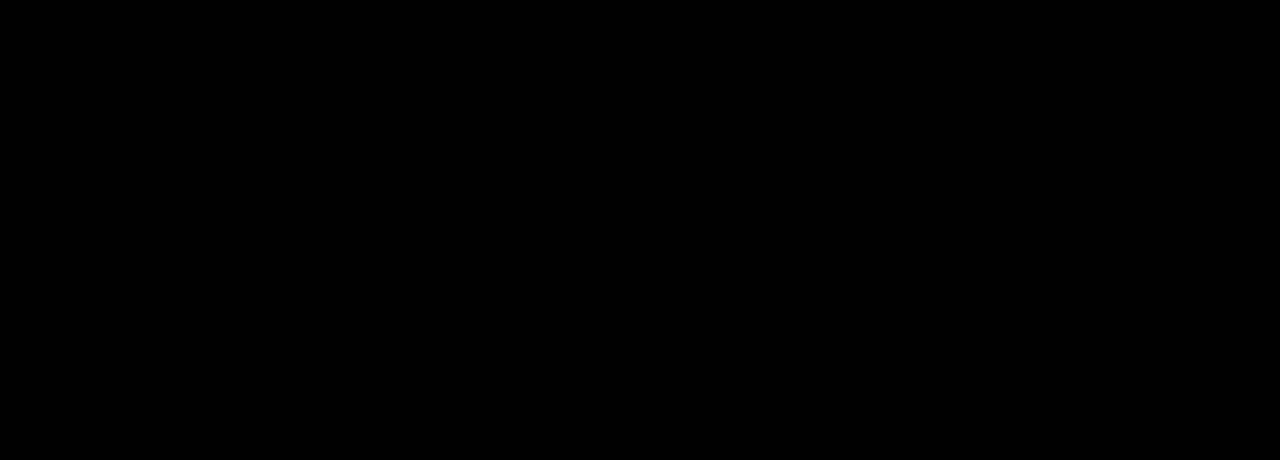
<file: soft-stream.html>
<!DOCTYPE html>
<html lang="ru">

<head>
	<meta charset="UTF-8">
	<meta name="viewport" content="width=device-width, initial-scale=1.0">
	<title>О SoftStream</title>
	<link rel="stylesheet" href="css/style.css">
	<link rel="stylesheet" href="css/splide.min.css">
</head>

<body class="soft-stream-page">
	<header id="header">
		<div class="container">
			<a href="index.html" class="logo">
				<img src="img/logo.png" alt="">
			</a>

			<a href="tel:" class="tel-mobile">
				<img src="img/icons/phone.svg" alt="">
			</a>

			<nav class="nav">
				<div class="link">
					<span class="link-title">
						О продукте
						<img src="img/icons/arrow-down.svg" alt="">
					</span>
					<div class="link-list">
						<a href="soft-stream-shield.html">
							О SoftStream Shield
							<img src="img/icons/arrow-right-grey.svg" alt="">
						</a>
						<a href="recomendation.html">
							Кому нужен
							<img src="img/icons/arrow-right-grey.svg" alt="">
						</a>
						<a href="advantages.html">
							Преимущества
							<img src="img/icons/arrow-right-grey.svg" alt="">
						</a>
						<a href="functionality.html">
							Функциональность
							<img src="img/icons/arrow-right-grey.svg" alt="">
						</a>
						<a href="">
							Кейсы
							<img src="img/icons/arrow-right-grey.svg" alt="">
						</a>
						<a href="">
							SoftStream Shield VS альтернативные решения
							<img src="img/icons/arrow-right-grey.svg" alt="">
						</a>
					</div>
				</div>
				<div class="link">
					<span class="link-title">
						Тарифы
						<img src="img/icons/arrow-down.svg" alt="">
					</span>
					<div class="link-list">
						<a href="">
							Тарифы и спецификации
							<img src="img/icons/arrow-right-grey.svg" alt="">
						</a>
						<a href="">
							Условия приобретения
							<img src="img/icons/arrow-right-grey.svg" alt="">
						</a>
					</div>
				</div>
				<div class="link">
					<span class="link-title">
						База знаний
						<img src="img/icons/arrow-down.svg" alt="">
					</span>
					<div class="link-list">
						<a href="">
							Поиск по базе
							<img src="img/icons/arrow-right-grey.svg" alt="">
						</a>
						<a href="">
							FAQ Частые вопросы
							<img src="img/icons/arrow-right-grey.svg" alt="">
						</a>
					</div>
				</div>
				<div class="link">
					<span class="link-title">
						О SoftStream
						<img src="img/icons/arrow-down.svg" alt="">
					</span>
					<div class="link-list">
						<a href="soft-stream.html">
							О SoftStream
							<img src="img/icons/arrow-right-grey.svg" alt="">
						</a>
					</div>
				</div>
			</nav>

			<div class="buttons">
				<div class="tel">+7 800 505 10 42</div>
				<button class="button">Поддержка</button>
				<button class="button">Заказать Демо-образец</button>
			</div>

			<button class="mobile-menu-trigger">
				<span></span>
				<span></span>
				<span></span>
			</button>
		</div>
	</header>

	<section class="mobile-menu">
		<div class="container">
			<nav class="nav">
				<article class="accordeon">
					<div class="accordeon__trigger">
						<span class="accordeon__question">О продукте</span>
						<div class="accordeon__arrow">
							<img src="img/icons/arrow-down.svg" alt="">
						</div>
					</div>
					<div class="accordeon__answer">
						<a href="soft-stream-shield.html">О SoftStream Shield</a>
						<a href="recomendation.html">Кому нужен</a>
						<a href="advantages.html">Преимущества</a>
						<a href="functionality.html">Функциональность</a>
						<a href="">Кейсы</a>
						<a href="">SoftStream Shield VS альтернативные решения</a>
					</div>
				</article>
				<article class="accordeon">
					<div class="accordeon__trigger">
						<span class="accordeon__question">Тарифы</span>
						<div class="accordeon__arrow">
							<img src="img/icons/arrow-down.svg" alt="">
						</div>
					</div>
					<div class="accordeon__answer">
						<a href="">Тарифы и спецификации</a>
						<a href="">Условия приобретения</a>
					</div>
				</article>
				<article class="accordeon">
					<div class="accordeon__trigger">
						<span class="accordeon__question">База знаний</span>
						<div class="accordeon__arrow">
							<img src="img/icons/arrow-down.svg" alt="">
						</div>
					</div>
					<div class="accordeon__answer">
						<a href="">Поиск по базе</a>
						<a href="">FAQ Частые вопросы</a>
					</div>
				</article>
				<article class="accordeon">
					<div class="accordeon__trigger">
						<span class="accordeon__question">О SoftStream</span>
						<div class="accordeon__arrow">
							<img src="img/icons/arrow-down.svg" alt="">
						</div>
					</div>
					<div class="accordeon__answer">
						<a href="soft-stream.html">О SoftStream</a>
					</div>
				</article>
			</nav>

			<div class="buttons">
				<button class="button">Поддержка</button>
				<button class="button">Заказать Демо-образец</button>
			</div>
		</div>
	</section>

	<main>
		<section class="breadcrumbs">
			<div class="container">
				<a href="index.html" class="breadcrumbs__link">Главная</a>
				<span class="breadcrumbs__point"></span>
				<a href="soft-stream.html" class="breadcrumbs__link">О SoftStream</a>
			</div>
		</section>

		<section class="soft-stream">
			<div class="container">
				<h1 class="title">О SoftStream</h1>
				<p class="text">
					SoftStream специализируется на производстве высоконагруженных программно-аппаратных комплексов для нужд
					средних и крупных организаций.
				</p>
				<p class="text">
					SoftStream является одним из ключевых разработчиков программного обеспечения в сфере сетевой безопасности на
					рынке РФ и стран ЕАЭС.
				</p>
				<article class="group">
					<p class="text">
						Среди ключевых решений — пак SoftStream Shield
					</p>
					<a href="soft-stream-shield.html" class="button">Подробнее о продукте</a>
				</article>
				<article class="group">
					<p class="text">
						Подразделение SoftStream входит в группу компании Softway, одного из лидеров в сфере корпоративного
						лицензирования и программного обеспечения с 2007 года.
					</p>
					<a href="" class="button">Перейти на сайт</a>
				</article>
			</div>
		</section>

		<section class="section-demo">
			<div class="container">
				<div class="content">
					<h2 class="title">Демо режим</h2>
					<div class="image mobile">
						<picture>
							<source srcset="/img/demo-servers-big.png" media="(width > 700px)">
							<img src="img/demo-servers-small.png" alt="" loading="lazy">
						</picture>
					</div>
					<h3 class="subtitle">Протестируйте SoftStream Shield в реальных условиях вашей ИТ-инфраструктуры</h3>
					<button class="button">Заказать Демо-образец</button>
				</div>

				<div class="image desktop">
					<img src="img/demo-servers-big.png" alt="" loading="lazy">
				</div>
			</div>
		</section>
	</main>

	<footer id="footer">
		<div class="container">
			<div class="left">
				<div>
					<div class="logo">
						<img src="img/logo.png" alt="" loading="lazy">
					</div>
					<div class="info">
						<span>+7 800 505 10 42</span>
						<span>shield@softstream.ru</span>
					</div>
				</div>
				<p class="postscript desktop">
					2025 @ Все права защищены. SoftStream Shield и SOFTSTREAM - зарегистрированные торговые наименования
				</p>
			</div>

			<div class="row">
				<ul class="list">
					<a href="soft-stream.html" class="list-title">О продукте</a>
					<li class="list-item">
						<a href="soft-stream-shield.html">О SoftStream Shield</a>
					</li>
					<li class="list-item">
						<a href="recomendation.html">Кому нужен</a>
					</li>
					<li class="list-item">
						<a href="advantages.html">Преимущества</a>
					</li>
					<li class="list-item">
						<a href="functionality.html">Функциональность</a>
					</li>
					<li class="list-item">
						<a href="">Кейсы</a>
					</li>
					<li class="list-item">
						<a href="">SoftStream Shield VS альтернативные решения</a>
					</li>
				</ul>

				<ul class="list">
					<a href="" class="list-title">Тарифы</a>
					<li class="list-item">
						<a href="">Тарифы и спецификации</a>
					</li>
					<li class="list-item">
						<a href="">Условия приобретения</a>
					</li>
				</ul>

				<ul class="list">
					<a href="" class="list-title">База знаний</a>
					<li class="list-item">
						<a href="">FAQ Частые вопросы</a>
					</li>
					<li class="list-item">
						<a href="">Поиск по базе</a>
					</li>
				</ul>

				<ul class="list">
					<a href="soft-stream.html" class="list-title">О SoftStream</a>
				</ul>
			</div>

			<p class="postscript mobile">
				2025 @ Все права защищены. SoftStream Shield и SOFTSTREAM - зарегистрированные торговые наименования
			</p>
		</div>
	</footer>

	<script src="js/header.js"></script>
</body>

</html>
</file>
<file: css/style.css>
@charset "UTF-8";
@import url("https://fonts.googleapis.com/css2?family=Manrope:wght@200..800&display=swap");
/*Обнуление*/
* {
  padding: 0;
  margin: 0;
  border: 0;
}

*,
*:before,
*:after {
  box-sizing: border-box;
}

:focus,
:active {
  outline: none;
}

a:focus,
a:active {
  outline: none;
}

nav,
footer,
header,
aside {
  display: block;
}

html,
body {
  height: 100%;
  width: 100%;
  font-size: 100%;
  line-height: 1;
  font-size: 16px;
  -ms-text-size-adjust: 100%;
  -moz-text-size-adjust: 100%;
  overflow-x: hidden;
  -webkit-text-size-adjust: 100%;
}

input,
button,
textarea {
  font-family: inherit;
  font-size: inherit;
  color: inherit;
}

input::-moz-placeholder, textarea::-moz-placeholder {
  color: inherit;
}

input::placeholder,
textarea::placeholder {
  color: inherit;
}

input::-ms-clear {
  display: none;
}

button {
  cursor: pointer;
  font-size: inherit;
  font-family: inherit;
  background: transparent;
}

button::-moz-focus-inner {
  padding: 0;
  border: 0;
}

a,
a:visited {
  text-decoration: none;
  color: inherit;
}

a:hover {
  text-decoration: none;
}

ul li {
  list-style: none;
}

img {
  vertical-align: top;
}

h1,
h2,
h3,
h4,
h5,
h6 {
  font-size: inherit;
  font-weight: inherit;
}

span,
button,
a {
  display: inline-block;
}

p {
  display: block;
}

/*--------------------*/
:root {
  --header-height: 74px;
  --container-padding: 28px;
  --z-modal: 200;
  --z-header: 100;
  --z-mobile-menu: 90;
}
@media (width >= 768px) {
  :root {
    --header-height: 94px;
  }
}
@media (width >= 1440px) {
  :root {
    --container-padding: 40px;
  }
}
@media (width >= 1440px) {
  :root {
    --header-height: 80px;
  }
}

.main-page .advantage .card__see-tariff, .mobile-menu .button, #header .tel, #header .button, .modal .close, .modal .submit, .functionality-page .actions .button, .advantages-page .lists .button, .recomendation-page .aditional-info .button, .soft-stream-page .soft-stream .button, .section-demo .button {
  height: 44px;
  font-weight: 500;
  border-radius: 5px;
  background: #BF3524;
  display: flex;
  align-items: center;
  justify-content: center;
}
@media (width >= 768px) {
  .main-page .advantage .card__see-tariff, .mobile-menu .button, #header .tel, #header .button, .modal .close, .modal .submit, .functionality-page .actions .button, .advantages-page .lists .button, .recomendation-page .aditional-info .button, .soft-stream-page .soft-stream .button, .section-demo .button {
    padding: 0 24px;
  }
}

.functionality-page .actions .button, .advantages-page .lists .button, .recomendation-page .aditional-info .button, .soft-stream-page .soft-stream .button, .section-demo .button {
  font-weight: 600;
  height: 56px;
}
@media (width >= 768px) {
  .functionality-page .actions .button, .advantages-page .lists .button, .recomendation-page .aditional-info .button, .soft-stream-page .soft-stream .button, .section-demo .button {
    padding: 0 32px;
  }
}
@media (width >= 1024px) {
  .functionality-page .actions .button, .advantages-page .lists .button, .recomendation-page .aditional-info .button, .soft-stream-page .soft-stream .button, .section-demo .button {
    font-size: 18px;
  }
}

.functionality-page .start .title, .recomendation-page .for-who .title, .soft-stream-page .soft-stream .title, .article-page .info .title, .main-page .advantage .title, .main-page .start .title, .modal .title, .section-start .title, .section-demo .title {
  font-size: 24px;
  font-weight: 700;
  line-height: 1.2;
}
@media (width >= 768px) {
  .functionality-page .start .title, .recomendation-page .for-who .title, .soft-stream-page .soft-stream .title, .article-page .info .title, .main-page .advantage .title, .main-page .start .title, .modal .title, .section-start .title, .section-demo .title {
    font-size: 34px;
  }
}
@media (width >= 1024px) {
  .functionality-page .start .title, .recomendation-page .for-who .title, .soft-stream-page .soft-stream .title, .article-page .info .title, .main-page .advantage .title, .main-page .start .title, .modal .title, .section-start .title, .section-demo .title {
    font-size: 44px;
  }
}
@media (width >= 1440px) {
  .functionality-page .start .title, .recomendation-page .for-who .title, .soft-stream-page .soft-stream .title, .article-page .info .title, .main-page .advantage .title, .main-page .start .title, .modal .title, .section-start .title, .section-demo .title {
    font-size: 64px;
  }
}

.functionality-page .start .list-title, .functionality-page .start .subtitle, .recomendation-page .aditional-info .title, .recomendation-page .profiles .title, .soft-stream-shield-page .lists .list-title, .soft-stream-page .soft-stream .text, .article-page .other-articles .article__title, .article-page .other-articles .title, .article-page .info .subtitle, .main-page .start .subtitle, .section-demo .subtitle {
  font-size: 18px;
  font-weight: 600;
  line-height: 1.4;
}
@media (width >= 768px) {
  .functionality-page .start .list-title, .functionality-page .start .subtitle, .recomendation-page .aditional-info .title, .recomendation-page .profiles .title, .soft-stream-shield-page .lists .list-title, .soft-stream-page .soft-stream .text, .article-page .other-articles .article__title, .article-page .other-articles .title, .article-page .info .subtitle, .main-page .start .subtitle, .section-demo .subtitle {
    font-size: 22px;
  }
}
@media (width >= 1024px) {
  .functionality-page .start .list-title, .functionality-page .start .subtitle, .recomendation-page .aditional-info .title, .recomendation-page .profiles .title, .soft-stream-shield-page .lists .list-title, .soft-stream-page .soft-stream .text, .article-page .other-articles .article__title, .article-page .other-articles .title, .article-page .info .subtitle, .main-page .start .subtitle, .section-demo .subtitle {
    font-size: 26px;
  }
}
@media (width >= 1440px) {
  .functionality-page .start .list-title, .functionality-page .start .subtitle, .recomendation-page .aditional-info .title, .recomendation-page .profiles .title, .soft-stream-shield-page .lists .list-title, .soft-stream-page .soft-stream .text, .article-page .other-articles .article__title, .article-page .other-articles .title, .article-page .info .subtitle, .main-page .start .subtitle, .section-demo .subtitle {
    font-size: 32px;
  }
}

.functionality-page .actions .title, .functionality-page .sliders .title, .functionality-page .requirements .title, .functionality-page .algorithm .title, .modal .text, .section-start .subtitle {
  font-size: 20px;
  font-weight: 600;
  line-height: 1.4;
}
@media (width >= 768px) {
  .functionality-page .actions .title, .functionality-page .sliders .title, .functionality-page .requirements .title, .functionality-page .algorithm .title, .modal .text, .section-start .subtitle {
    font-size: 30px;
  }
}
@media (width >= 1024px) {
  .functionality-page .actions .title, .functionality-page .sliders .title, .functionality-page .requirements .title, .functionality-page .algorithm .title, .modal .text, .section-start .subtitle {
    font-size: 35px;
  }
}
@media (width >= 1440px) {
  .functionality-page .actions .title, .functionality-page .sliders .title, .functionality-page .requirements .title, .functionality-page .algorithm .title, .modal .text, .section-start .subtitle {
    font-size: 40px;
  }
}

#other-article-splide {
  margin: 0 calc(-1 * var(--container-padding));
}

.arrows {
  flex-direction: column;
  gap: 24px;
  align-self: center;
  margin-bottom: 200px;
  display: none;
}
.arrows .arrow {
  opacity: 0.2;
  flex: 0 0 60px;
  height: 60px;
  width: 60px;
  border-radius: 50%;
  border: 2px solid white;
  transition: 0.3s;
  display: flex;
  align-items: center;
  justify-content: center;
  position: relative;
  z-index: 1;
}
.arrows .arrow::after {
  content: "";
  position: absolute;
  top: 0;
  left: 0;
  width: 100%;
  height: 100%;
  border-radius: inherit;
  transition: 0.3s;
  z-index: -1;
}
.arrows .arrow:hover {
  border: 2px solid #B0220C;
  background: #B0220C;
  opacity: 1;
}
.arrows .arrow:hover::after {
  background: #B0220C;
  filter: blur(14px);
}
.arrows .arrow:disabled {
  pointer-events: none;
}
@media (width >= 1024px) {
  .arrows {
    display: flex;
  }
}

.section-demo {
  padding-top: 120px;
  padding-bottom: 120px;
}
.section-demo .content {
  display: flex;
  flex-direction: column;
  gap: 20px;
}
@media (width < 768px) {
  .section-demo .subtitle {
    font-size: 16px;
  }
}
.section-demo .image {
  width: 100%;
  max-width: 570px;
}
.section-demo .image img {
  width: 100%;
}
.section-demo .desktop {
  display: none;
}
.section-demo .buttons {
  display: flex;
  flex-direction: column;
  gap: 20px;
}
@media (width >= 768px) {
  .section-demo .content {
    gap: 32px;
  }
  .section-demo .button {
    align-self: start;
  }
}
@media (width >= 1024px) {
  .section-demo {
    padding-bottom: 60px;
  }
  .section-demo .container {
    display: flex;
    justify-content: space-between;
    gap: 32px;
    align-items: center;
  }
  .section-demo .desktop {
    display: block;
  }
  .section-demo .button {
    align-self: start;
  }
  .section-demo .mobile {
    display: none;
  }
  .section-demo .content {
    flex: 0 1 730px;
    gap: 66px;
  }
  .section-demo .image {
    flex: 0 1 570px;
    max-width: unset;
    grid-row: span 3;
  }
  .section-demo .buttons {
    flex-direction: row;
  }
}
@media (width >= 1440px) {
  .section-demo {
    padding-top: 170px;
  }
}

.breadcrumbs {
  font-size: 12px;
  margin-top: 24px;
}
.breadcrumbs .container {
  display: flex;
  align-items: center;
  gap: 6px;
}
.breadcrumbs__point {
  width: 4px;
  height: 4px;
  flex: 0 0 4px;
  border-radius: 50%;
  background: white;
}
@media (width >= 1024px) {
  .breadcrumbs {
    font-size: 14px;
    margin-top: 40px;
  }
}
@media (width >= 1440px) {
  .breadcrumbs {
    margin-top: 80px;
  }
}

.section-start {
  padding-top: 40px;
}
.section-start .container {
  display: flex;
  flex-direction: column;
  gap: 40px;
}
.section-start .content {
  max-width: 885px;
}
.section-start .subtitle {
  margin-top: 24px;
}
.section-start .image {
  max-width: 606px;
}
.section-start .image img {
  width: 100%;
}
@media (width >= 1024px) {
  .section-start .container {
    flex-direction: row;
    justify-content: space-between;
    align-items: center;
  }
  .section-start .content {
    max-width: unset;
    flex: 0 1 885px;
  }
  .section-start .image {
    max-width: unset;
    flex: 0 1 606px;
  }
}
.component_list {
  line-height: 1.3;
  max-width: 830px;
  display: flex;
  flex-direction: column;
  gap: 20px;
}
.component_list .component_list__item {
  position: relative;
  padding-left: 24px;
}
.component_list .component_list__item::after {
  content: "•";
  position: absolute;
  left: 4px;
  top: 0;
}
@media (width >= 768px) {
  .component_list .component_list__item {
    font-size: 20px;
  }
}
@media (width >= 1024px) {
  .component_list {
    gap: 24px;
  }
  .component_list .component_list__item {
    margin: 0;
    font-size: 22px;
  }
}
@media (width >= 1440px) {
  .component_list .component_list__item {
    font-size: 24px;
    line-height: 1.2;
  }
  .component_list .component_list__item::after {
    font-weight: 700;
    font-size: 30px;
    line-height: 1;
    left: -4px;
  }
}

.modal {
  overflow-y: auto;
  overflow-x: hidden;
  position: fixed;
  top: 0;
  left: 0;
  bottom: 0;
  right: 0;
  z-index: var(--z-modal);
  transition: 0.3s;
  align-content: center;
  padding: 0;
  --padding: 24px;
  visibility: hidden;
  opacity: 0;
  -webkit-backdrop-filter: blur(10px);
          backdrop-filter: blur(10px);
}
.modal.show {
  visibility: visible;
  opacity: 1;
}
.modal.show .modal__body {
  transform: none;
}
.modal__body {
  transition: inherit;
  max-width: 960px;
  border-radius: 24px;
  margin-left: auto;
  position: relative;
  background: linear-gradient(135deg, #BB6153, #000000);
  padding: 1px;
  transform: translateX(100%);
}
.modal__content {
  padding: var(--padding);
  background: url("../img/gradients/gradient-8.png") right top/400px no-repeat #010000;
  border-radius: inherit;
}
.modal__head {
  display: flex;
  align-items: start;
  justify-content: space-between;
  gap: 24px;
}
@media (width >= 375px) {
  .modal {
    padding: 0 var(--container-padding);
  }
}
@media (width >= 425px) {
  .modal {
    --padding: 32px;
  }
}
@media (width >= 768px) {
  .modal {
    --padding: 50px;
    padding: 0;
  }
  .modal__body {
    border-radius: 24px 0 0 24px;
  }
  .modal__content {
    background: linear-gradient(to right, #000000 20%, #B0220C);
  }
  .modal__close {
    width: 36px;
    height: 36px;
    flex: 0 0 36px;
  }
  .modal__close img,
  .modal__close svg {
    width: 100%;
    height: 100%;
  }
}
@media (width >= 1024px) {
  .modal {
    --padding: 80px;
  }
}
@media (width >= 1440px) {
  .modal {
    --padding: 120px;
  }
  .modal__content {
    padding: var(--padding) var(--padding) 100px;
  }
}

.modal .title {
  line-height: 1.1;
}
.modal .logo {
  margin-bottom: 24px;
  max-width: 100px;
}
.modal .text {
  margin-top: 24px;
  line-height: 1.3;
  font-weight: 600;
  display: flex;
  flex-direction: column;
  gap: 24px;
}
.modal .form {
  margin-top: 20px;
  display: flex;
  flex-direction: column;
  gap: 12px;
}
.modal .submit {
  margin-top: 8px;
}
.modal input {
  border-radius: 6px;
  padding: 0 10px;
  color: #010000;
  height: 34px;
  font-weight: 600;
  font-size: 12px;
}
.modal input::-moz-placeholder {
  color: #171717;
}
.modal input::placeholder {
  color: #171717;
}
.modal .close {
  margin-top: 38px;
  width: 100%;
}
@media (width < 425px) {
  .modal .text {
    font-size: 14px;
  }
  .modal .title {
    font-size: 20px;
  }
}
@media (width >= 423px) {
  .modal input {
    font-size: 14px;
  }
}
@media (width >= 768px) {
  .modal .logo {
    max-width: 180px;
    margin-bottom: 32px;
  }
  .modal .form {
    gap: 20px;
  }
  .modal input {
    height: 50px;
    font-size: 20px;
    padding: 0 16px;
  }
  .modal .submit,
  .modal .close {
    height: 57px;
    font-size: 18px;
    align-self: start;
    width: auto;
    padding: 0 32px;
  }
  .modal .close {
    margin-top: 42px;
  }
}
@media (width >= 1024px) {
  .modal .logo {
    margin-bottom: 42px;
  }
  .modal input {
    height: 70px;
    font-size: 24px;
    padding: 0 20px;
  }
  .modal .submit {
    margin-top: 20px;
  }
  .modal .text {
    margin-top: 32px;
    gap: 32px;
  }
  .modal .form {
    margin-top: 32px;
  }
  .modal .close {
    margin-top: 60px;
  }
}
@media (width >= 1440px) {
  .modal .logo {
    margin-bottom: 60px;
  }
  .modal .text {
    margin-top: 40px;
    gap: 32px;
  }
  .modal .form {
    margin-top: 40px;
  }
}

#header {
  position: relative;
  z-index: var(--z-header);
  width: 100%;
  margin-bottom: calc(var(--header-height) * -1);
}
#header .container {
  height: var(--header-height);
  display: flex;
  align-items: center;
  gap: 20px;
}
#header .logo {
  flex: 0 0 100px;
  margin-right: auto;
}
#header .logo img {
  width: 100%;
}
#header .mobile-menu-trigger {
  width: 26px;
  height: 26px;
  flex: 0 0 26px;
  position: relative;
}
#header .mobile-menu-trigger span {
  height: 2.6px;
  border-radius: 50px;
  width: 26px;
  background: white;
  position: absolute;
  left: 50%;
  transform: translate(-50%, -50%);
  transition: 0.3s;
}
#header .mobile-menu-trigger span:nth-child(1) {
  top: calc(50% - 8px);
}
#header .mobile-menu-trigger span:nth-child(2) {
  top: 50%;
}
#header .mobile-menu-trigger span:nth-child(3) {
  top: calc(50% + 8px);
}
#header .nav {
  display: none;
  gap: 40px;
  align-items: center;
  line-height: 1.1;
  margin-left: auto;
}
#header .link {
  position: relative;
}
#header .link:hover .link-list {
  opacity: 1;
  visibility: visible;
  transform: none;
  transform: none;
}
#header .link-title {
  display: flex;
  align-items: center;
  gap: 8px;
}
#header .link-list {
  opacity: 0;
  visibility: hidden;
  transition: 0.2s;
  background: white;
  border-radius: 24px;
  color: #171717;
  position: absolute;
  z-index: 1;
  left: 0;
  top: calc(100% + 14px);
  transform: translateY(20px);
  width: 262px;
  padding: 32px;
  display: flex;
  flex-direction: column;
  gap: 24px;
}
#header .link-list::after {
  content: "";
  position: absolute;
  bottom: 0;
  left: 0;
  width: 100%;
  height: calc(100% + 14px);
  z-index: -1;
}
#header .link-list a {
  display: flex;
  justify-content: space-between;
  gap: 8px;
}
#header .link-list a:hover {
  color: #FF2200;
}
#header .buttons {
  display: none;
  gap: 24px;
  margin-left: auto;
}
#header .button {
  margin-left: auto;
}
#header .tel {
  background: transparent;
  border: 2px solid rgba(255, 255, 255, 0.5019607843);
}
@media (width >= 768px) {
  #header .logo {
    flex: 0 0 180px;
  }
}
@media (width >= 1024px) {
  #header .buttons {
    display: flex;
  }
  #header .tel-mobile {
    display: none;
  }
}
@media (width >= 1440px) {
  #header .nav {
    display: flex;
  }
  #header .mobile-menu-trigger {
    display: none;
  }
  #header .logo {
    margin: 0;
  }
}
@media (width >= 1600px) {
  #header .nav {
    margin-left: 100px;
  }
}

@media (width < 1440px) {
  #header.open {
    position: sticky;
    top: 0;
  }
  #header.open .mobile-menu-trigger span {
    top: 50%;
  }
  #header.open .mobile-menu-trigger span:nth-child(1) {
    transform: translate(-50%, -50%) rotate(45deg);
  }
  #header.open .mobile-menu-trigger span:nth-child(2) {
    display: none;
  }
  #header.open .mobile-menu-trigger span:nth-child(3) {
    transform: translate(-50%, -50%) rotate(-45deg);
  }
}

.mobile-menu {
  position: relative;
  position: fixed;
  z-index: var(--z-mobile-menu);
  top: 0;
  left: 0;
  width: 100%;
  height: 100%;
  padding-top: var(--header-height);
  transform: translateX(-100%);
  transition: 0.3s;
  background: #010000;
  display: flex;
}
.mobile-menu::after {
  content: "";
  position: absolute;
  z-index: -10;
  top: 0;
  left: 0;
  height: 100%;
  width: 0;
  background: radial-gradient(circle, rgb(176, 34, 12) 0%, transparent 100%);
}
.mobile-menu::after {
  background: none;
  transition: 1s;
}
.mobile-menu .container {
  overflow-y: auto;
  width: 100%;
  display: flex;
  flex-direction: column;
  gap: 40px;
  padding-top: 80px;
  padding-bottom: var(--container-padding);
  justify-content: space-between;
}
.mobile-menu .nav {
  display: flex;
  flex-direction: column;
  gap: 40px;
  line-height: 1.1;
  font-weight: 500;
}
.mobile-menu .accordeon {
  overflow: hidden;
}
.mobile-menu .accordeon.open .accordeon__answer {
  margin-top: 24px;
}
.mobile-menu .accordeon.open .accordeon__arrow {
  transform: rotate(180deg);
}
.mobile-menu .accordeon__trigger {
  display: flex;
  align-items: center;
  justify-content: space-between;
}
.mobile-menu .accordeon__arrow {
  display: flex;
  transition: 0.3s;
}
.mobile-menu .accordeon__answer {
  font-size: 14px;
  transition: 0.3s;
  opacity: 0.7;
  display: flex;
  flex-direction: column;
  gap: 20px;
  align-items: start;
}
.mobile-menu .buttons {
  display: flex;
  flex-direction: column;
  gap: 20px;
}
@media (height <= 550px) {
  .mobile-menu .container {
    padding-top: 40px;
  }
}
@media (width >= 1024px) {
  .mobile-menu .buttons {
    display: none;
  }
}

@media (width < 1440px) {
  .mobile-menu.open {
    transform: none;
  }
  .mobile-menu.open::after {
    width: 350%;
    background: radial-gradient(circle, rgb(176, 34, 12) 0%, rgb(0, 0, 0) 100%);
  }
}

#footer {
  background: #000000;
  padding: 40px 0;
  font-weight: 500;
  border-top: 2px solid rgba(255, 255, 255, 0.1490196078);
}
#footer .container {
  display: flex;
  flex-direction: column;
  gap: 32px;
}
#footer .logo {
  width: 180px;
}
#footer .logo img {
  width: 100%;
}
#footer .info {
  margin-top: 20px;
  display: flex;
  flex-direction: column;
  gap: 20px;
}
#footer .postscript {
  color: rgba(250, 250, 250, 0.5019607843);
  font-size: 14px;
  line-height: 1.2;
}
#footer .row {
  display: flex;
  flex-direction: column;
  gap: 32px;
  line-height: 1.2;
}
#footer .list {
  display: flex;
  flex-direction: column;
  gap: 20px;
}
#footer .list-item {
  font-size: 14px;
  color: rgba(250, 250, 250, 0.5019607843);
}
#footer .list-item:nth-child(2) {
  margin-top: 4px;
}
#footer .desktop {
  display: none;
}
@media (width >= 768px) {
  #footer .row {
    display: grid;
    grid-template-columns: repeat(2, 1fr);
  }
}
@media (width >= 1024px) {
  #footer .row {
    display: flex;
    flex-direction: row;
  }
}
@media (width >= 1320px) {
  #footer {
    padding: 60px 0;
  }
  #footer .container {
    flex-direction: row;
    justify-content: space-between;
  }
  #footer .mobile {
    display: none;
  }
  #footer .desktop {
    display: block;
  }
  #footer .info {
    flex-direction: row;
  }
  #footer .postscript {
    max-width: 442px;
  }
  #footer .list {
    max-width: 280px;
  }
  #footer .left {
    display: flex;
    flex-direction: column;
    justify-content: space-between;
  }
}
@media (width >= 1520px) {
  #footer .row {
    gap: 60px;
  }
  #footer .list {
    max-width: unset;
  }
}

.main-page {
  position: relative;
  background: url("../img/demo-gradient-mobile.png") bottom -100px right/80% no-repeat;
}
.main-page::after {
  content: "";
  position: absolute;
  z-index: -10;
  top: 0;
  left: 0;
  height: 1600px;
  width: 1600px;
  background: radial-gradient(circle, rgb(176, 34, 12) 0%, transparent 45%);
}
.main-page::after {
  top: 80px;
  left: 80px;
  transform: translate(-50%, -50%);
}
@media (width >= 768px) {
  .main-page {
    background: url("../img/demo-gradient-mobile.png") bottom -100px right/50% no-repeat, url("../img/start-bg-medium.png") top left/100% no-repeat;
  }
  .main-page::after {
    display: none;
  }
}
@media (width >= 1024px) {
  .main-page {
    background: url("../img/demo-gradient.png") bottom -400px right/900px no-repeat, url("../img/start-bg-medium.png") top left/100% no-repeat;
  }
}
@media (width >= 1440px) {
  .main-page {
    background: url("../img/demo-gradient.png") bottom -400px right/900px no-repeat, url("../img/start-bg.png") top left/100% no-repeat;
  }
}
.main-page .start {
  padding: 180px 0 18px;
}
.main-page .start .content {
  display: flex;
  flex-direction: column;
}
.main-page .start .full-width {
  width: 100%;
}
.main-page .start .flex {
  display: flex;
  justify-content: space-between;
}
.main-page .start .title {
  max-width: 770px;
}
.main-page .start .messages {
  margin-top: 24px;
  align-self: end;
  width: 60px;
  height: 60px;
  border-radius: 50%;
  border: 5px solid rgba(176, 34, 12, 0.4);
}
.main-page .start .messages span {
  display: flex;
  align-items: center;
  justify-content: center;
  width: 100%;
  height: 100%;
  background: white;
  border-radius: 50%;
}
.main-page .start .see-tariff {
  margin-top: 24px;
  height: 62px;
  padding: 0 32px;
  position: relative;
  display: flex;
  align-items: center;
  justify-content: center;
  gap: 8px;
  font-weight: 600;
  width: 100%;
  transition: 0.3s;
}
.main-page .start .see-tariff::after {
  content: "";
  position: absolute;
  top: 0;
  left: 0;
  width: 100%;
  height: 100%;
  z-index: -1;
  --border-angle: 0turn;
  --gradient-border: conic-gradient(from var(--border-angle), transparent 60%, #FFFFFF, transparent);
  background: var(--gradient-border) border-box;
  animation: bg-spin 2.4s linear infinite;
  -webkit-clip-path: polygon(0% 0%, 0% 100%, 2px 100%, 2px 2px, calc(100% - 2px) 2px, calc(100% - 2px) calc(100% - 2px), 2px calc(100% - 2px), 2px 100%, 100% 100%, 100% 0%);
          clip-path: polygon(0% 0%, 0% 100%, 2px 100%, 2px 2px, calc(100% - 2px) 2px, calc(100% - 2px) calc(100% - 2px), 2px calc(100% - 2px), 2px 100%, 100% 100%, 100% 0%);
}
@keyframes bg-spin {
  to {
    --border-angle: 1turn;
  }
}
.main-page .start .see-tariff:hover {
  background: rgba(255, 255, 255, 0.2);
}
.main-page .start .see-tariff:hover::after {
  background: white;
}
@media (width >= 768px) {
  .main-page .start .see-tariff {
    width: auto;
  }
}
@media (width >= 1024px) {
  .main-page .start {
    padding: 170px 0 26px;
  }
}
@media (width >= 1440px) {
  .main-page .start .see-tariff {
    margin-top: 40px;
  }
  .main-page .start .messages {
    margin-top: 0;
  }
}
.main-page .advantage .head {
  display: flex;
  justify-content: space-between;
  align-items: center;
}
.main-page .advantage .title {
  color: rgba(250, 250, 250, 0.2);
}
.main-page .advantage .arrows {
  display: none;
}
.main-page .advantage .card {
  background: linear-gradient(to right, #171717, #210103);
  border-radius: 24px;
  padding: 20px;
  line-height: 1.2;
  position: relative;
  display: flex;
  flex-direction: column;
  gap: 18px;
}
.main-page .advantage .card::after {
  content: "";
  position: absolute;
  top: -1px;
  left: -1px;
  right: -1px;
  bottom: -1px;
  z-index: -10;
  border-radius: inherit;
  background: linear-gradient(135deg, #BB6153, #000000);
}
.main-page .advantage .card__title {
  font-weight: 700;
  font-size: 20px;
}
.main-page .advantage .card__text {
  font-size: 18px;
  font-weight: 600;
}
.main-page .advantage .card__see-tariff {
  align-self: start;
  margin-top: auto;
}
.main-page .advantage .card__speed {
  display: block;
}
@media (width >= 425px) {
  .main-page .advantage .card__title {
    font-size: 24px;
  }
}
@media (width >= 768px) {
  .main-page .advantage .card__title {
    font-size: 28px;
  }
  .main-page .advantage .card__text {
    font-size: 20px;
  }
}
@media (width >= 1024px) {
  .main-page .advantage .card__title {
    font-size: 32px;
  }
  .main-page .advantage .card__text {
    font-size: 22px;
  }
  .main-page .advantage .card__speed {
    line-height: 1.3;
    font-size: 32px;
  }
}
@media (width >= 1440px) {
  .main-page .advantage .card {
    width: 480px;
    flex: 0 0 480px;
  }
  .main-page .advantage .card__title {
    font-size: 36px;
  }
  .main-page .advantage .card__text {
    font-size: 24px;
  }
  .main-page .advantage .card__speed {
    font-size: 36px;
  }
}
@media (width >= 1024px) {
  .main-page .section-demo .image {
    flex: 0 1 662px;
  }
}

#start-splide {
  margin-top: 24px;
  max-width: 660px;
}
#start-splide .splide__pagination {
  margin-top: 126px;
  position: static;
  padding: 0;
  gap: 4px;
  padding: 0;
}
#start-splide li {
  display: flex;
}
#start-splide .splide__pagination__page {
  width: 14px;
  height: 14px;
  border: 1px solid rgba(255, 255, 255, 0.5019607843);
  background: transparent;
  margin: 0;
  opacity: 1;
  position: relative;
  transition: 0.2s;
  outline: none;
}
#start-splide .splide__pagination__page::after {
  content: "";
  position: absolute;
  width: 9px;
  height: 9px;
  background: white;
  top: 50%;
  left: 50%;
  border-radius: 50%;
  transition: 0.2s;
  transform: translate(-50%, -50%) scale(0);
}
#start-splide .splide__pagination__page.is-active {
  transform: none;
  border-color: white;
}
#start-splide .splide__pagination__page.is-active::after {
  transform: translate(-50%, -50%);
}
@media (width >= 768px) {
  #start-splide .splide__pagination {
    justify-content: start;
  }
}
@media (width >= 1440px) {
  #start-splide {
    margin-top: 60px;
  }
  #start-splide .splide__pagination {
    margin-top: 170px;
  }
}

#advantage-splide {
  margin-top: 40px;
}
#advantage-splide .splide__track {
  margin: 0 calc((100vw - 100%) / -2);
}
#advantage-splide .splide__slide {
  margin-top: 1px;
  margin-bottom: 1px;
}

.article-page main {
  background: #171717;
  padding: 0;
  margin-top: calc(var(--header-height) + 4px);
}
@media (width >= 1023px) {
  .article-page main {
    margin-top: calc(var(--header-height) + 30px);
  }
}
@media (width >= 1440px) {
  .article-page main {
    margin-top: calc(var(--header-height) + 60px);
  }
}
.article-page .breadcrumbs {
  margin: 0;
  background: #010000;
  padding-bottom: 20px;
}
.article-page .info {
  padding-top: 80px;
}
.article-page .info .container {
  display: flex;
  flex-direction: column;
  gap: 40px;
}
@media (width < 768px) {
  .article-page .info .subtitle {
    font-size: 20px;
  }
}
.article-page .info img {
  width: 100%;
  border-radius: 12px;
}
.article-page .info .flex {
  display: flex;
  flex-direction: column;
}
.article-page .info .right,
.article-page .info .left {
  gap: 24px;
  display: flex;
  flex-direction: column;
}
.article-page .info .space {
  gap: 42px;
}
.article-page .info .space .right {
  gap: 42px;
}
.article-page .info .group {
  display: flex;
  flex-direction: column;
  gap: 24px;
}
.article-page .info .h3 {
  font-size: 18px;
  font-weight: 600;
  line-height: 1.2;
}
.article-page .info .text {
  line-height: 1.5;
}
.article-page .info .list {
  line-height: 1.3;
  display: flex;
  flex-direction: column;
  gap: 21px;
}
.article-page .info .list-item {
  padding-left: 24px;
  position: relative;
}
.article-page .info .list-item::before {
  content: "•";
  position: absolute;
  left: 6px;
  top: 0;
}
.article-page .info .images {
  gap: 20px;
}
.article-page .info .images img {
  height: 100%;
  -o-object-fit: cover;
     object-fit: cover;
}
.article-page .info .images .left,
.article-page .info .images .right {
  height: 215px;
}
.article-page .info .centered {
  max-width: 453px;
}
.article-page .info .flex {
  gap: 24px;
}
.article-page .info .text-big {
  font-weight: 600;
  line-height: 1.2;
}
@media (width >= 500px) {
  .article-page .info .images .left,
  .article-page .info .images .right {
    height: 315px;
  }
}
@media (width >= 768px) {
  .article-page .info .h3 {
    font-size: 20px;
  }
  .article-page .info .text-big {
    font-size: 20px;
  }
  .article-page .info .centered {
    margin: 0 auto;
  }
  .article-page .info .flex {
    flex-direction: row;
    gap: 20px;
  }
  .article-page .info .left {
    flex: 1 1 688px;
  }
  .article-page .info .right {
    flex: 1 1 972px;
  }
  .article-page .info .text,
  .article-page .info .list {
    font-size: 18px;
  }
}
@media (width >= 1024px) {
  .article-page .info .container {
    gap: 60px;
  }
  .article-page .info .h3 {
    font-size: 22px;
  }
  .article-page .info .text-big {
    font-size: 22px;
  }
  .article-page .info .text,
  .article-page .info .list {
    font-size: 20px;
  }
}
@media (width >= 1300px) {
  .article-page .info .images .left,
  .article-page .info .images .right {
    height: auto;
  }
}
@media (width >= 1440px) {
  .article-page .info .margin {
    margin: 20px 0;
  }
  .article-page .info .container {
    gap: 80px;
  }
  .article-page .info .h3 {
    font-size: 24px;
  }
  .article-page .info .text-big {
    font-size: 24px;
  }
}
.article-page .other-articles {
  padding: 120px 0;
}
.article-page .other-articles .article a {
  min-height: 360px;
  position: relative;
  z-index: 1;
  border-radius: 12px;
  overflow: hidden;
  display: flex;
  flex-direction: column;
  justify-content: end;
  padding: 20px;
  position: relative;
}
.article-page .other-articles .article__background {
  position: absolute;
  top: 0;
  left: 0;
  width: 100%;
  height: 100%;
  z-index: -10;
  -o-object-fit: cover;
     object-fit: cover;
}
@media (width < 768px) {
  .article-page .other-articles .article__title {
    font-size: 20px;
  }
}
.article-page .other-articles .column {
  display: none;
  flex-direction: column;
  gap: 40px;
  flex: 0 1 972px;
}
@media (width >= 1440px) {
  .article-page .other-articles {
    padding: 100px 0;
  }
  .article-page .other-articles .container {
    display: flex;
    gap: 60px;
    justify-content: space-between;
  }
  .article-page .other-articles .article a {
    min-height: 300px;
  }
  .article-page .other-articles .column {
    display: flex;
  }
}

#other-article-splide {
  margin-top: 40px;
}
@media (width >= 1440px) {
  #other-article-splide {
    display: none;
  }
}

.soft-stream-page main {
  background: url("../img/demo-gradient-mobile.png") bottom -100px right/80% no-repeat, url("../img/gradients/gradient-1.png") top left/1000px no-repeat;
}
@media (width >= 768px) {
  .soft-stream-page main {
    background: url("../img/demo-gradient-mobile.png") bottom -100px right/50% no-repeat, url("../img/gradients/gradient-1.png") top left/1000px no-repeat;
  }
}
@media (width >= 1024px) {
  .soft-stream-page main {
    background: url("../img/gradients/gradient-5.png") bottom -300px right/900px no-repeat, url("../img/gradients/gradient-1.png") top left/800px no-repeat;
  }
}
.soft-stream-page .soft-stream {
  padding-top: 40px;
}
.soft-stream-page .soft-stream .container {
  display: flex;
  flex-direction: column;
  gap: 24px;
  display: grid;
  grid-template-columns: minmax(auto, 974px);
}
.soft-stream-page .soft-stream .group {
  display: flex;
  flex-direction: column;
  gap: 24px;
  margin-top: 36px;
}
@media (width >= 768px) {
  .soft-stream-page .soft-stream .button {
    align-self: start;
  }
}
@media (width >= 1440px) {
  .soft-stream-page .soft-stream .container {
    gap: 60px;
  }
  .soft-stream-page .soft-stream .group {
    margin: 0;
  }
}

.soft-stream-shield-page main {
  background: url("../img/demo-gradient-mobile.png") bottom -100px right/80% no-repeat, url("../img/gradients/gradient-4.png") top center/100% no-repeat;
}
@media (width >= 768px) {
  .soft-stream-shield-page main {
    background: url("../img/demo-gradient-mobile.png") bottom -100px right/80% no-repeat, url("../img/gradients/gradient-2.png") top center/100% no-repeat;
  }
}
@media (width >= 1024px) {
  .soft-stream-shield-page main {
    background: url("../img/gradients/gradient-3.png") bottom -300px right/900px no-repeat, url("../img/gradients/gradient-2.png") top center/100% no-repeat;
  }
}
.soft-stream-shield-page .lists {
  padding-top: 40px;
}
.soft-stream-shield-page .lists .container {
  display: flex;
  flex-direction: column;
  gap: 40px;
}
.soft-stream-shield-page .lists .list-title {
  border-bottom: 2px solid #171717;
  padding-bottom: 10px;
}
.soft-stream-shield-page .lists .list-item:nth-child(2) {
  margin-top: -10px;
}
.soft-stream-shield-page .lists .bold {
  font-weight: 700;
}
@media (width >= 1024px) {
  .soft-stream-shield-page .lists .component_list {
    padding: 18px 0;
    gap: 24px;
  }
}
@media (width >= 1440px) {
  .soft-stream-shield-page .lists .list-title {
    padding-bottom: 24px;
  }
}
@media (width >= 1024px) {
  .soft-stream-shield-page .section-demo .content {
    gap: 40px;
    flex: 0 1 1115px;
  }
}

.recomendation-page main {
  background: url("../img/gradients/gradient-4.png") top center/100% no-repeat;
}
@media (width >= 768px) {
  .recomendation-page main {
    background: url("../img/gradients/gradient-2.png") top center/100% no-repeat;
  }
}
.recomendation-page .for-who .title {
  margin-top: 40px;
  max-width: 1055px;
}
.recomendation-page .for-who .list {
  margin-top: 60px;
  display: flex;
  flex-direction: column;
  gap: 20px;
  max-width: 886px;
}
.recomendation-page .for-who .article {
  display: flex;
  flex-direction: column;
  align-items: start;
  gap: 18px;
  padding-bottom: 20px;
  border-bottom: 2px solid #171717;
  line-height: 1.2;
}
.recomendation-page .for-who .article__title {
  font-weight: 600;
  font-size: 20px;
}
.recomendation-page .for-who .article__text {
  font-size: 18px;
}
@media (width >= 768px) {
  .recomendation-page .for-who .article__title {
    font-size: 22px;
  }
  .recomendation-page .for-who .article__text {
    font-size: 20px;
    line-height: 1.3;
  }
}
@media (width >= 1024px) {
  .recomendation-page .for-who .article__title {
    font-size: 24px;
  }
  .recomendation-page .for-who .article__text {
    font-size: 22px;
  }
}
@media (width >= 1440px) {
  .recomendation-page .for-who .title {
    margin-top: 60px;
  }
}
.recomendation-page .profiles {
  margin-top: 40px;
}
.recomendation-page .profiles .table {
  display: grid;
  grid-template-columns: repeat(5, minmax(232px, 336px));
  overflow-y: auto;
  scrollbar-width: none !important;
  -ms-overflow-style: none;
}
.recomendation-page .profiles .table::-webkit-scrollbar {
  display: none;
}
.recomendation-page .profiles .title {
  max-width: 964px;
}
.recomendation-page .profiles .table {
  margin-top: 46px;
  line-height: 1.2;
}
.recomendation-page .profiles .table__cell {
  padding: 20px;
  font-weight: 600;
}
.recomendation-page .profiles .table__cell:nth-child(-n+5) {
  background: #171717;
}
.recomendation-page .profiles .table__cell:nth-child(-n+5) span {
  margin-top: 10px;
}
.recomendation-page .profiles .table__cell:nth-child(1) {
  border-top-left-radius: 24px;
}
.recomendation-page .profiles .table__cell:nth-child(5) {
  border-top-right-radius: 24px;
}
.recomendation-page .profiles .table__cell:nth-child(n+6) {
  border-right: 1px solid rgba(255, 255, 255, 0.2);
  border-bottom: 1px solid rgba(255, 255, 255, 0.2);
}
.recomendation-page .profiles .table__cell:nth-child(5n+6) {
  padding-left: 0;
}
.recomendation-page .profiles .table__cell:nth-child(5n+10) {
  border-right: none;
}
.recomendation-page .profiles .table__cell:nth-last-child(-n+5) {
  border-bottom: none;
}
@media (width >= 425px) {
  .recomendation-page .profiles .table {
    font-size: 18px;
  }
}
@media (width >= 768px) {
  .recomendation-page .profiles .table {
    font-size: 20px;
  }
}
@media (width >= 1024px) {
  .recomendation-page .profiles .table {
    font-size: 22px;
  }
}
@media (width >= 1440px) {
  .recomendation-page .profiles .table {
    font-size: 24px;
  }
}
.recomendation-page .quote {
  position: relative;
  z-index: 1;
  padding-top: 115px;
}
.recomendation-page .quote .container {
  display: flex;
  align-items: center;
  justify-content: center;
}
.recomendation-page .quote .body {
  max-width: 1420px;
  font-weight: 700;
  font-size: 20px;
  line-height: 1.2;
  text-align: center;
  padding: 32px 20px;
  position: relative;
}
.recomendation-page .quote .body::after {
  content: "";
  position: absolute;
  top: 50%;
  transform: translate(-50%, -50%);
  left: 50%;
  width: 100vw;
  height: 1000px;
  background: url("../img/gradients/gradient-6.png") center/2000px no-repeat;
  z-index: -1;
  pointer-events: none;
}
.recomendation-page .quote .mark-open {
  position: absolute;
  top: 0;
  left: 0;
}
.recomendation-page .quote .mark-close {
  position: absolute;
  right: 0;
  bottom: 0;
}
@media (width >= 425px) {
  .recomendation-page .quote .body {
    font-size: 31px;
  }
}
@media (width >= 768px) {
  .recomendation-page .quote .body {
    font-size: 42px;
  }
  .recomendation-page .quote .body::after {
    background-size: 1400px;
  }
  .recomendation-page .quote .mark-close,
  .recomendation-page .quote .mark-open {
    width: 35px;
    height: 35px;
  }
}
@media (width >= 1024px) {
  .recomendation-page .quote .body {
    font-weight: 500;
    font-size: 53px;
  }
}
@media (width >= 1440px) {
  .recomendation-page .quote {
    padding-top: 147px;
  }
  .recomendation-page .quote .body {
    font-size: 64px;
    padding: 46px;
  }
  .recomendation-page .quote .body::after {
    background-size: 100%;
  }
  .recomendation-page .quote .mark-close,
  .recomendation-page .quote .mark-open {
    width: 45px;
    height: 45px;
  }
}
.recomendation-page .aditional-info {
  padding-top: 115px;
  padding-bottom: 100px;
}
.recomendation-page .aditional-info .body {
  max-width: 686px;
}
.recomendation-page .aditional-info .buttons {
  margin-top: 40px;
  display: flex;
  gap: 20px;
  flex-direction: column;
}
.recomendation-page .aditional-info br {
  display: none;
}
@media (width < 768px) {
  .recomendation-page .aditional-info .button {
    padding: 0;
  }
}
@media (width < 1024px) {
  .recomendation-page .aditional-info .title {
    font-size: 24px;
  }
}
@media (width >= 768px) {
  .recomendation-page .aditional-info .buttons {
    flex-direction: row;
  }
}
@media (width >= 1440px) {
  .recomendation-page .aditional-info br {
    display: block;
  }
}

.advantages-page main {
  background: url("../img/demo-gradient-mobile.png") bottom -100px right/80% no-repeat, url("../img/gradients/gradient-4.png") top center/100% no-repeat;
}
@media (width >= 768px) {
  .advantages-page main {
    background: url("../img/demo-gradient-mobile.png") bottom -100px right/80% no-repeat, url("../img/gradients/gradient-2.png") top center/100% no-repeat;
  }
}
@media (width >= 1024px) {
  .advantages-page main {
    background: url("../img/gradients/gradient-3.png") bottom -500px right/900px no-repeat, url("../img/gradients/gradient-2.png") top center/100% no-repeat;
  }
}
.advantages-page .lists {
  padding-top: 60px;
}
.advantages-page .lists .button {
  margin-top: 24px;
}
@media (width >= 768px) {
  .advantages-page .lists .button {
    width: -moz-max-content;
    width: max-content;
    margin-top: 32px;
  }
}
@media (width >= 1024px) {
  .advantages-page .lists .button {
    margin-top: 42px;
  }
}
@media (width >= 1440px) {
  .advantages-page .lists .button {
    margin-top: 58px;
  }
}
@media (width >= 1024px) {
  .advantages-page .section-demo {
    padding-top: 50px;
  }
  .advantages-page .section-demo .content {
    flex: 0 1 837px;
  }
}
@media (width >= 1440px) {
  .advantages-page .section-demo {
    padding-top: 0;
  }
}

.functionality-page main {
  background: url("../img/gradients/gradient-4.png") top center/100% no-repeat;
}
@media (width >= 768px) {
  .functionality-page main {
    background: url("../img/gradients/gradient-3.png") bottom -100px right -200px/800px no-repeat, url("../img/gradients/gradient-2.png") top center/100% no-repeat;
  }
}
@media (width >= 1024px) {
  .functionality-page main {
    background: url("../img/gradients/gradient-3.png") bottom -100px right -200px/800px no-repeat, url("../img/gradients/gradient-2.png") top center/100% no-repeat;
  }
}
.functionality-page .start {
  padding-top: 40px;
}
.functionality-page .start .bold {
  display: inline;
}
.functionality-page .start .title {
  max-width: 885px;
}
.functionality-page .start .subtitle {
  margin-top: 40px;
  max-width: 1112px;
}
.functionality-page .start .list-title {
  margin-top: 24px;
  max-width: 1112px;
}
.functionality-page .start .component_list {
  margin-top: 24px;
}
@media (width >= 1024px) {
  .functionality-page .start .list-title {
    margin-top: 32px;
  }
  .functionality-page .start .component_list {
    margin-top: 32px;
  }
}
@media (width >= 1440px) {
  .functionality-page .start {
    padding-top: 60px;
  }
  .functionality-page .start .bold {
    font-weight: 800;
  }
  .functionality-page .start .list-title {
    margin-top: 40px;
  }
  .functionality-page .start .component_list {
    margin-top: 40px;
  }
  .functionality-page .start .subtitle {
    margin-top: 60px;
  }
}
.functionality-page .algorithm {
  padding-top: 120px;
}
.functionality-page .algorithm .desk-outher {
  margin-top: 40px;
  padding: 1px;
  background: linear-gradient(135deg, #BB6153, #000000);
  border-radius: 24px;
  max-width: 600px;
}
.functionality-page .algorithm .desk-inner {
  padding: 20px;
  background: linear-gradient(to right, #171717, #210103);
  border-radius: inherit;
  position: relative;
  line-height: 1.2;
  font-size: 14px;
}
.functionality-page .algorithm .desk-inner img {
  width: 100%;
}
.functionality-page .algorithm span.first {
  margin-bottom: 20px;
}
.functionality-page .algorithm span.second {
  position: absolute;
  top: 48%;
  left: 20px;
  max-width: 62%;
}
.functionality-page .algorithm span.third {
  margin-top: 22px;
}
@media (width < 768px) {
  .functionality-page .algorithm .title {
    font-size: 18px;
  }
}
@media (width >= 425px) {
  .functionality-page .algorithm .desk-inner {
    font-size: 16px;
  }
}
@media (width >= 768px) {
  .functionality-page .algorithm .desk-inner {
    font-size: 18px;
  }
}
@media (width >= 1024px) {
  .functionality-page .algorithm .desk-outher {
    max-width: unset;
  }
  .functionality-page .algorithm .desk-inner {
    padding: 0;
  }
  .functionality-page .algorithm span {
    max-width: 370px;
    padding-right: 20px;
    position: absolute;
  }
  .functionality-page .algorithm span.first {
    margin: 0;
    top: 24%;
    left: 20%;
  }
  .functionality-page .algorithm span.second {
    max-width: 370px;
    padding-right: 40px;
    top: 73%;
    left: 36%;
  }
  .functionality-page .algorithm span.third {
    margin: 0;
    top: 55%;
    left: 71%;
  }
}
@media (width >= 1440px) {
  .functionality-page .algorithm .desk-outher {
    margin-top: 60px;
  }
  .functionality-page .algorithm .desk-inner {
    font-size: 20px;
  }
  .functionality-page .algorithm span {
    padding: 0;
  }
  .functionality-page .algorithm span.second {
    padding: 0;
  }
}
.functionality-page .requirements {
  padding-top: 120px;
  --text: 16px;
  --margin: 24px;
  position: relative;
}
.functionality-page .requirements::after {
  content: "";
  position: absolute;
  left: 0;
  top: 0;
  width: 100%;
  height: 2000px;
  z-index: -10;
  pointer-events: none;
}
@media (width >= 768px) {
  .functionality-page .requirements::after {
    background: url("../img/gradients/gradient-7.png") left center/600px no-repeat;
  }
}
.functionality-page .requirements .container {
  display: flex;
  flex-direction: column;
  gap: 120px;
}
.functionality-page .requirements .title {
  max-width: 580px;
}
.functionality-page .requirements .text {
  max-width: 980px;
}
.functionality-page .requirements .text,
.functionality-page .requirements .list-postscript {
  margin-top: var(--margin);
  font-weight: 600;
  line-height: 1.2;
  font-size: var(--text);
}
.functionality-page .requirements .list-title {
  margin-top: 20px;
  font-weight: 600;
  font-size: var(--text);
}
.functionality-page .requirements .component_list {
  margin-top: var(--margin);
  max-width: unset;
}
@media (width >= 768px) {
  .functionality-page .requirements {
    --text: 20px;
  }
}
@media (width >= 1024px) {
  .functionality-page .requirements {
    --text: 22px;
    --margin: 32px;
    padding-top: 160px;
  }
  .functionality-page .requirements .list-title {
    margin-top: var(--margin);
  }
}
@media (width >= 1440px) {
  .functionality-page .requirements {
    --text: 24px;
    --margin: 40px;
    padding-top: 257px;
  }
  .functionality-page .requirements .component_list__item:first-child {
    font-weight: 600;
  }
}
.functionality-page .sliders {
  padding-top: 120px;
}
.functionality-page .sliders .container {
  display: flex;
  flex-direction: column;
  gap: 120px;
}
.functionality-page .sliders .text {
  font-weight: 600;
}
.functionality-page .sliders .group {
  display: flex;
  flex-direction: column;
  gap: 24px;
}
.functionality-page .sliders .card {
  background: linear-gradient(135deg, #BB6153, #000000);
  padding: 1px;
  border-radius: 24px;
}
.functionality-page .sliders .card-body {
  background: linear-gradient(to right, #171717, #210103);
  height: 100%;
  border-radius: inherit;
}
@media (width >= 768px) {
  .functionality-page .sliders .text {
    font-size: 20px;
  }
}
@media (width >= 1023px) {
  .functionality-page .sliders .text {
    font-size: 22px;
  }
}
@media (width >= 1440px) {
  .functionality-page .sliders .text {
    font-size: 24px;
  }
}
.functionality-page .actions {
  padding: 120px 0;
}
.functionality-page .actions .container {
  display: flex;
  flex-direction: column;
  gap: 120px;
}
.functionality-page .actions .group {
  display: flex;
  flex-direction: column;
  gap: 24px;
  max-width: 900px;
}
@media (width < 768px) {
  .functionality-page .actions .title {
    font-size: 18px;
  }
}
@media (width >= 768px) {
  .functionality-page .actions .button {
    align-self: start;
  }
}
@media (width >= 1024px) {
  .functionality-page .actions .group {
    gap: 32px;
  }
}
@media (width >= 1440px) {
  .functionality-page .actions .group {
    gap: 40px;
  }
}

#admin-panel-splide .splide__track {
  margin: 0 calc((100vw - 100%) / -2);
}
#admin-panel-splide .card {
  height: 393px;
}

#certificates-splide .splide__track {
  margin: 0 calc((100vw - 100%) / -2);
}
#certificates-splide .card {
  height: 393px;
}
@media (width >= 1440px) {
  #certificates-splide .card {
    height: 571px;
  }
}

@property --border-angle {
  syntax: "<angle>";
  inherits: true;
  initial-value: 0turn;
}
body {
  font-family: Manrope;
  scroll-behavior: smooth;
  background: #010000;
  color: white;
}
@media (width < 1024px) {
  body.lock {
    overflow: hidden;
  }
}
body.modal-opened {
  overflow: hidden;
}

main {
  padding-top: var(--header-height);
}

.container {
  max-width: 1760px;
  margin: 0 auto;
  padding: 0 var(--container-padding);
}
</file>
